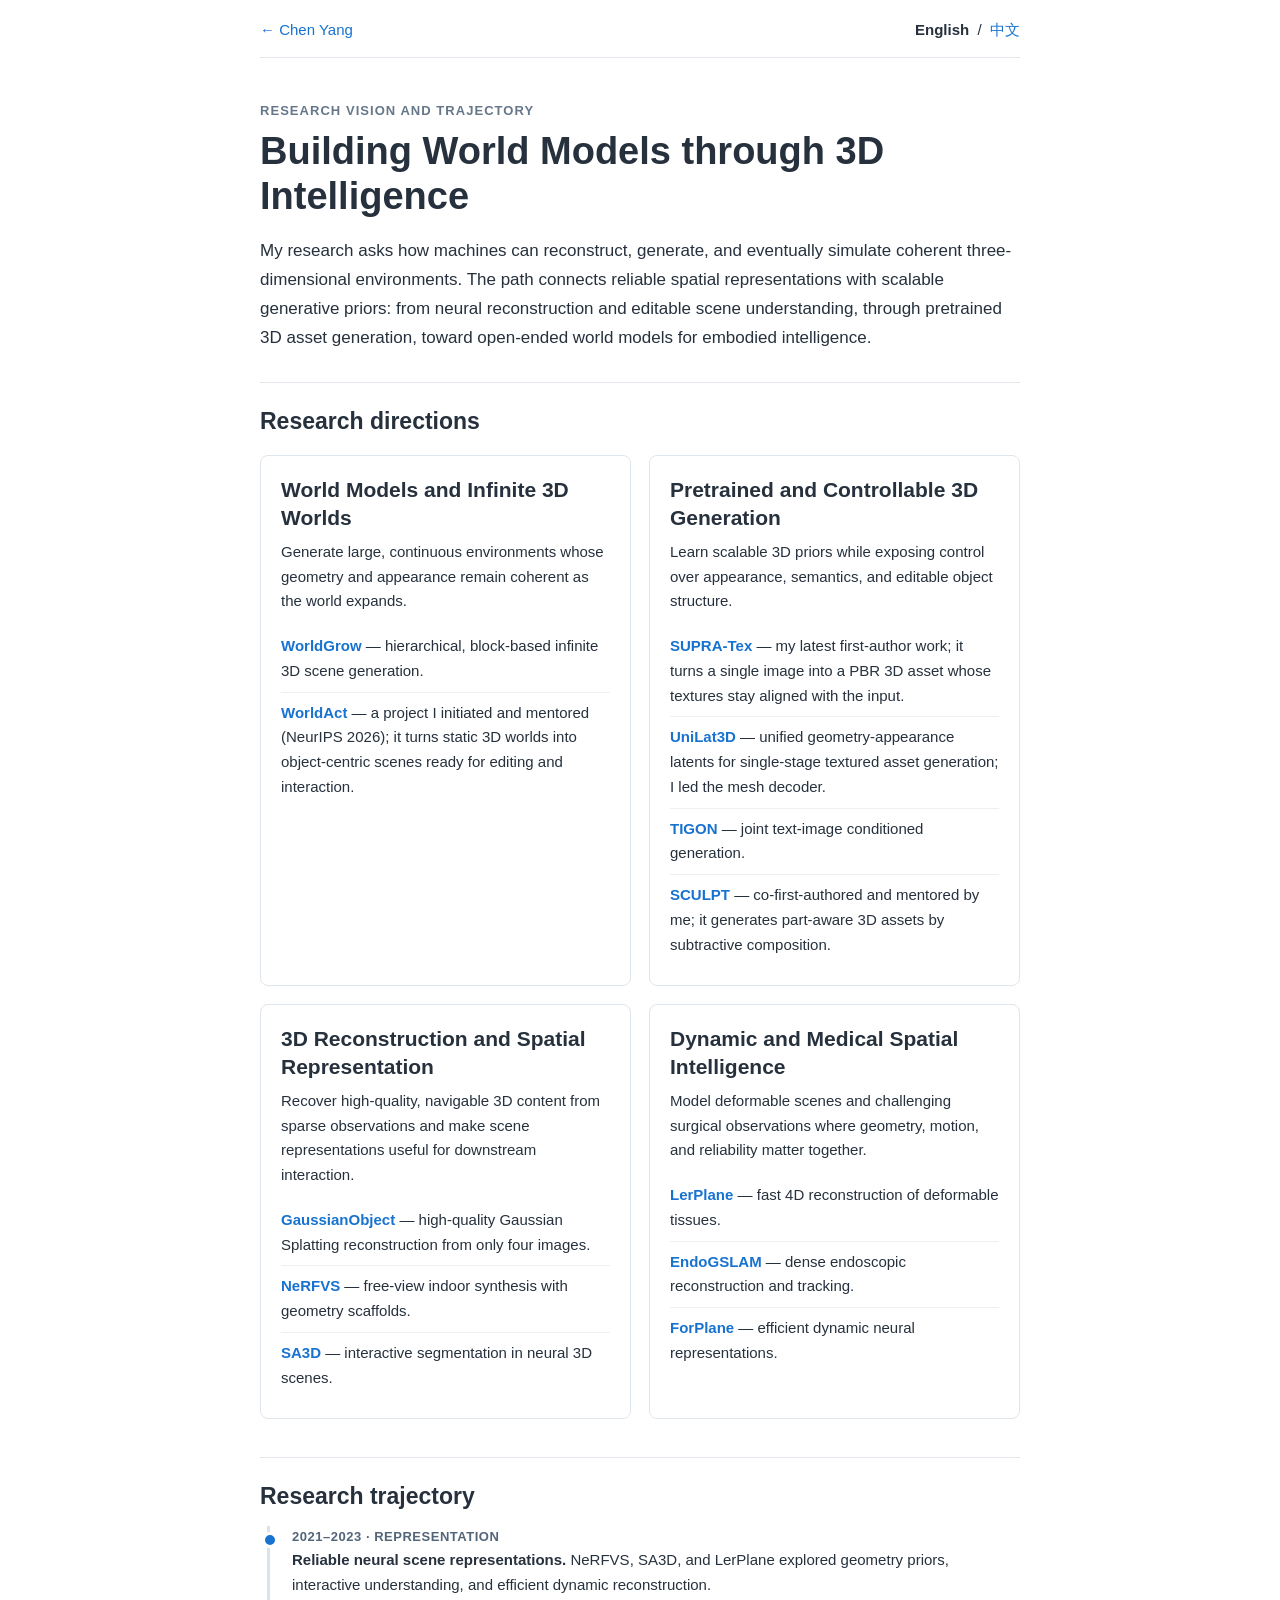
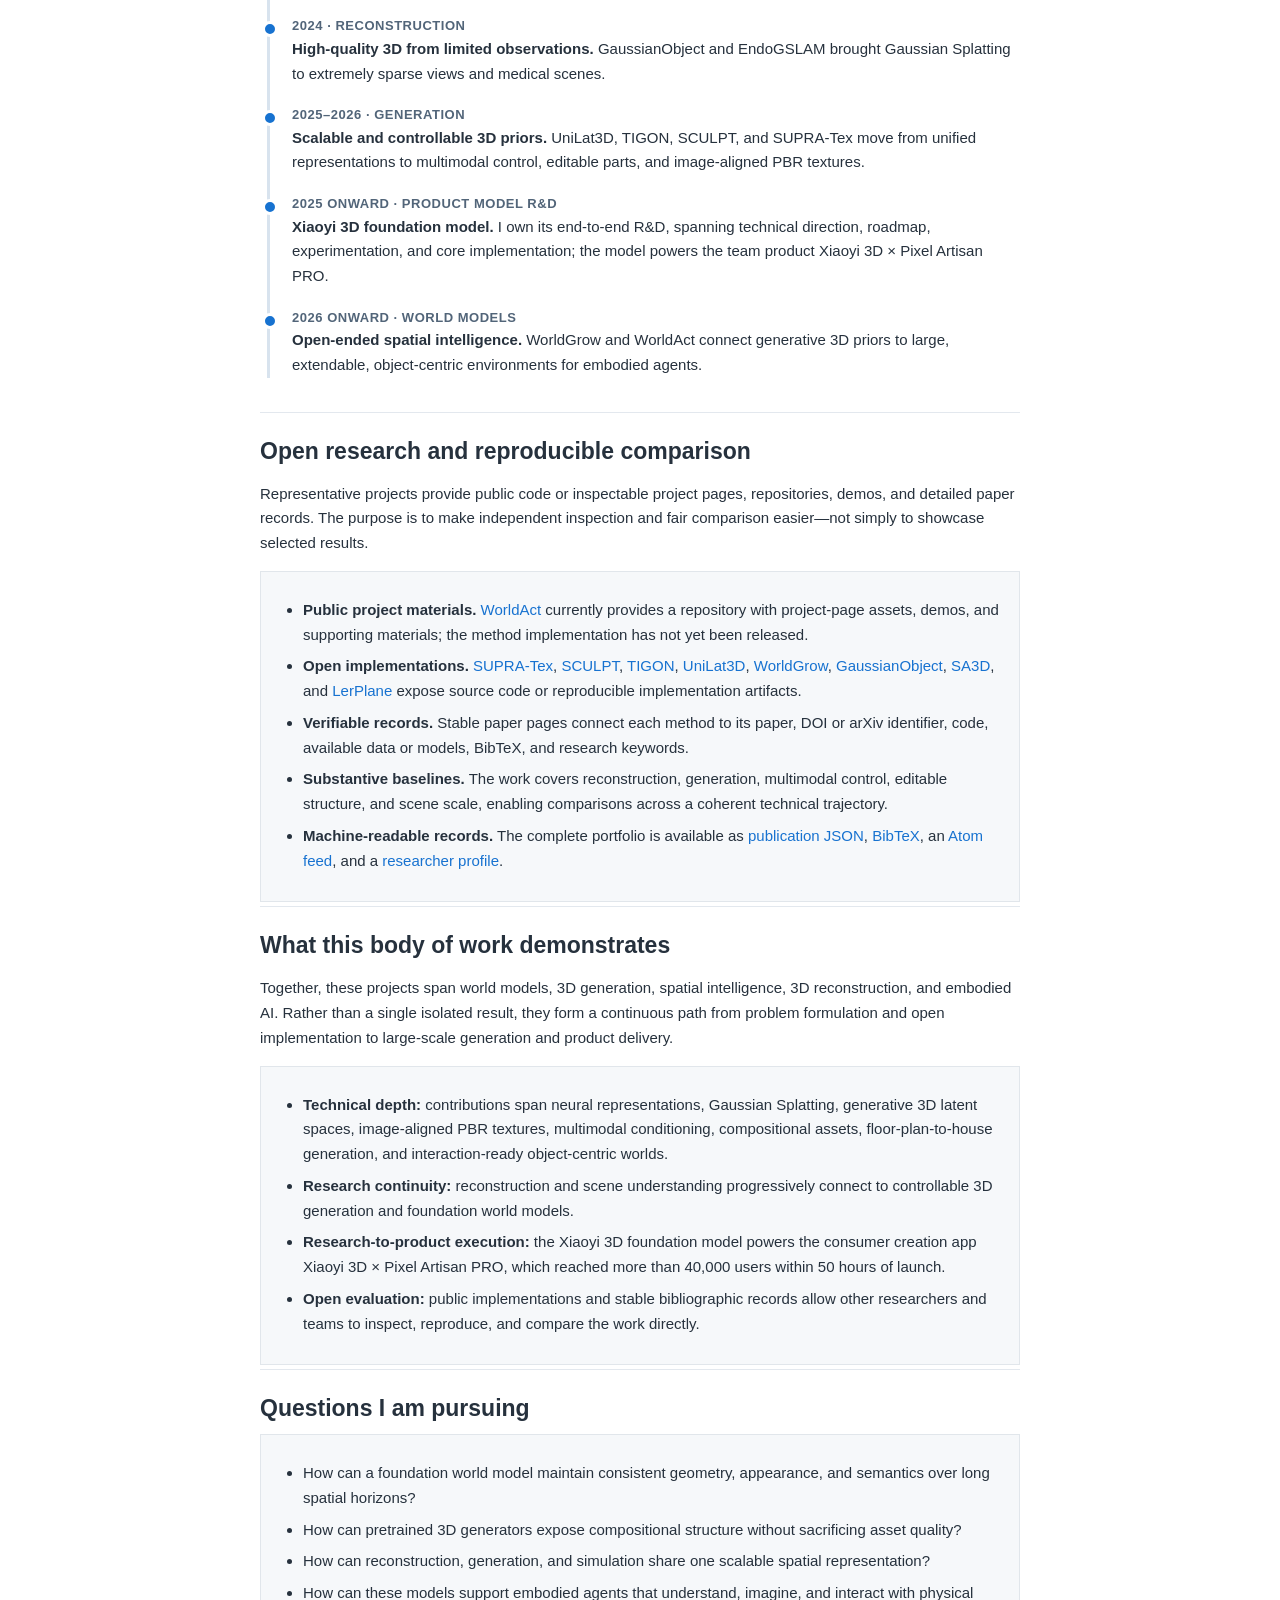
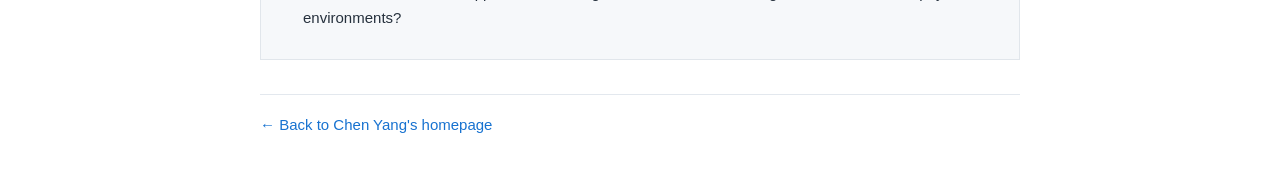
<file: research.html>
<!DOCTYPE HTML>
<html lang="en">
<head>
  <meta charset="UTF-8">
  <meta name="viewport" content="width=device-width, initial-scale=1">
  <title>Research Map | Chen Yang — World Models and 3D Intelligence</title>
  <meta name="author" content="Chen Yang">
  <meta name="description" content="Chen Yang's open research map connecting world models, pretrained 3D generation, sparse-view reconstruction, spatial intelligence, public project materials, and reproducible comparison.">
  <meta name="robots" content="index, follow, max-image-preview:large">
  <link rel="canonical" href="https://chensjtu.github.io/research.html">
  <link rel="alternate" hreflang="en" href="https://chensjtu.github.io/research.html">
  <link rel="alternate" hreflang="zh-CN" href="https://chensjtu.github.io/research_zh.html">
  <link rel="alternate" hreflang="x-default" href="https://chensjtu.github.io/research.html">
  <link rel="stylesheet" href="global.css">
  <link rel="alternate" type="application/atom+xml" title="Chen Yang — Research and Product Updates" href="https://chensjtu.github.io/feed.xml">
  <link rel="alternate" type="application/json" title="Chen Yang — Publications JSON" href="https://chensjtu.github.io/publications.json">
  <link rel="alternate" type="application/ld+json" title="Chen Yang — Machine-readable Researcher Profile" href="https://chensjtu.github.io/profile.json">
  <meta property="og:type" content="website">
  <meta property="og:title" content="Research Map | Chen Yang">
  <meta property="og:description" content="An open, reproducible research path from 3D reconstruction to generative 3D models and world models.">
  <meta property="og:url" content="https://chensjtu.github.io/research.html">
  <meta property="og:image" content="https://chensjtu.github.io/images/highlight-worldgrow.png">
  <meta name="twitter:card" content="summary_large_image">
  <script type="application/ld+json">
  {
    "@context": "https://schema.org",
    "@type": "CollectionPage",
    "@id": "https://chensjtu.github.io/research.html#page",
    "url": "https://chensjtu.github.io/research.html",
    "name": "Chen Yang Research Map: World Models and 3D Intelligence",
    "description": "A connected research path spanning world models, pretrained 3D generation, sparse-view reconstruction, and spatial intelligence.",
    "inLanguage": "en",
    "about": { "@id": "https://chensjtu.github.io/#person" },
    "hasPart": [
      { "@id": "https://chensjtu.github.io/papers/worldgrow.html#article" },
      { "@id": "https://chensjtu.github.io/papers/unilat3d.html#article" },
      { "@id": "https://chensjtu.github.io/papers/tigon.html#article" },
      { "@id": "https://chensjtu.github.io/papers/sculpt.html#article" },
      { "@id": "https://sjtu-deepvisionlab.github.io/WorldAct/#paper" },
      { "@id": "https://chensjtu.github.io/papers/gaussianobject.html#article" }
    ],
    "keywords": ["world models", "3D intelligence", "spatial intelligence", "3D generation", "3D reconstruction", "embodied AI"]
  }
  </script>
  <script type="application/ld+json">
  {
    "@context": "https://schema.org",
    "@type": "ItemList",
    "@id": "https://chensjtu.github.io/research.html#public-research-records",
    "name": "Public 3D Generation and World Model Research by Chen Yang",
    "description": "Public project, paper, and implementation records supporting reproducible evaluation and fair comparison in 3D generation, world models, and 3D reconstruction.",
    "itemListOrder": "https://schema.org/ItemListOrderDescending",
    "numberOfItems": 6,
    "itemListElement": [
      {"@type":"ListItem","position":1,"item":{"@type":"ScholarlyArticle","@id":"https://chensjtu.github.io/papers/sculpt.html#article","name":"SCULPT: Subtractive Composition for 3D Part Generation","url":"https://chensjtu.github.io/papers/sculpt.html","isAccessibleForFree":true,"about":["part-aware 3D generation","3D asset generation"],"creditText":"Chen Yang: co-first author and research guidance","subjectOf":{"@type":"SoftwareSourceCode","name":"SCULPT open-source implementation","codeRepository":"https://github.com/sculpt-part/SCULPT","isAccessibleForFree":true}}},
      {"@type":"ListItem","position":2,"item":{"@type":"ScholarlyArticle","@id":"https://sjtu-deepvisionlab.github.io/WorldAct/#paper","name":"WorldAct: Activating Monolithic 3D Worlds into Interactive-Ready Object-Centric Scenes","url":"https://sjtu-deepvisionlab.github.io/WorldAct/","isAccessibleForFree":true,"about":["interactive 3D worlds","object-centric scenes"],"author":[{"@type":"Person","name":"Jichen Hu"},{"@type":"Person","name":"Jiawei Guo"},{"@type":"Person","name":"Jiazhong Cen"},{"@type":"Person","@id":"https://chensjtu.github.io/#person","name":"Chen Yang"},{"@type":"Person","name":"Sikuang Li"},{"@type":"Person","name":"Wei Shen"}],"creditText":"Chen Yang: project initiator, co-author, and research mentor","sameAs":["https://arxiv.org/abs/2605.15843","https://github.com/SJTU-DeepVisionLab/WorldAct"]}},
      {"@type":"ListItem","position":3,"item":{"@type":"ScholarlyArticle","@id":"https://chensjtu.github.io/papers/tigon.html#article","name":"Text-Image Conditioned 3D Generation","url":"https://chensjtu.github.io/papers/tigon.html","isAccessibleForFree":true,"about":["multimodal 3D generation","text-image conditioned 3D generation"],"subjectOf":{"@type":"SoftwareSourceCode","name":"TIGON open-source implementation","codeRepository":"https://github.com/Jumpat/TIGON","isAccessibleForFree":true}}},
      {"@type":"ListItem","position":4,"item":{"@type":"ScholarlyArticle","@id":"https://chensjtu.github.io/papers/unilat3d.html#article","name":"UniLat3D: Geometry-Appearance Unified Latents for Single-Stage 3D Generation","url":"https://chensjtu.github.io/papers/unilat3d.html","isAccessibleForFree":true,"about":["pretrained 3D generation","single-stage 3D generation"],"subjectOf":{"@type":"SoftwareSourceCode","name":"UniLat3D open-source implementation","codeRepository":"https://github.com/UniLat3D/UniLat3D","isAccessibleForFree":true}}},
      {"@type":"ListItem","position":5,"item":{"@type":"ScholarlyArticle","@id":"https://chensjtu.github.io/papers/worldgrow.html#article","name":"WorldGrow: Generating Infinite 3D World","url":"https://chensjtu.github.io/papers/worldgrow.html","isAccessibleForFree":true,"about":["world models","infinite 3D world generation"],"subjectOf":{"@type":"SoftwareSourceCode","name":"WorldGrow open-source implementation","codeRepository":"https://github.com/world-grow/WorldGrow","isAccessibleForFree":true}}},
      {"@type":"ListItem","position":6,"item":{"@type":"ScholarlyArticle","@id":"https://chensjtu.github.io/papers/gaussianobject.html#article","name":"GaussianObject: High-Quality 3D Object Reconstruction from Four Views with Gaussian Splatting","url":"https://chensjtu.github.io/papers/gaussianobject.html","isAccessibleForFree":true,"about":["sparse-view 3D reconstruction","Gaussian splatting"],"subjectOf":{"@type":"SoftwareSourceCode","name":"GaussianObject open-source implementation","codeRepository":"https://github.com/GaussianObject/GaussianObject","isAccessibleForFree":true}}}
    ]
  }
  </script>
</head>
<body class="paper-page">
  <main class="paper-page-shell">
    <nav class="paper-page-nav" aria-label="Research navigation">
      <a href="index.html">← Chen Yang</a>
      <span><strong>English</strong> &nbsp;/&nbsp; <a href="research_zh.html" lang="zh-CN">中文</a></span>
    </nav>
    <header class="paper-page-header">
      <p class="paper-kicker">Research vision and trajectory</p>
      <h1>Building World Models through 3D Intelligence</h1>
      <p class="research-map-intro">My research asks how machines can reconstruct, generate, and eventually simulate coherent three-dimensional environments. The path connects reliable spatial representations with scalable generative priors: from neural reconstruction and editable scene understanding, through pretrained 3D asset generation, toward open-ended world models for embodied intelligence.</p>
    </header>

    <section class="paper-section" aria-labelledby="research-directions">
      <h2 id="research-directions">Research directions</h2>
      <div class="research-track-grid">
        <article class="research-track">
          <h2>World Models and Infinite 3D Worlds</h2>
          <p>Generate large, continuous environments whose geometry and appearance remain coherent as the world expands.</p>
          <ul class="research-work-list">
            <li><a href="papers/worldgrow.html"><strong>WorldGrow</strong></a> — hierarchical, block-based infinite 3D scene generation.</li>
            <li><a href="https://sjtu-deepvisionlab.github.io/WorldAct/"><strong>WorldAct</strong></a> — a project I initiated and mentored (NeurIPS 2026); it turns static 3D worlds into object-centric scenes ready for editing and interaction.</li>
          </ul>
        </article>
        <article class="research-track">
          <h2>Pretrained and Controllable 3D Generation</h2>
          <p>Learn scalable 3D priors while exposing control over appearance, semantics, and editable object structure.</p>
          <ul class="research-work-list">
            <li><a href="https://supra-3d.github.io/supratex/"><strong>SUPRA-Tex</strong></a> — my latest first-author work; it turns a single image into a PBR 3D asset whose textures stay aligned with the input.</li>
            <li><a href="papers/unilat3d.html"><strong>UniLat3D</strong></a> — unified geometry-appearance latents for single-stage textured asset generation; I led the mesh decoder.</li>
            <li><a href="papers/tigon.html"><strong>TIGON</strong></a> — joint text-image conditioned generation.</li>
            <li><a href="papers/sculpt.html"><strong>SCULPT</strong></a> — co-first-authored and mentored by me; it generates part-aware 3D assets by subtractive composition.</li>
          </ul>
        </article>
        <article class="research-track">
          <h2>3D Reconstruction and Spatial Representation</h2>
          <p>Recover high-quality, navigable 3D content from sparse observations and make scene representations useful for downstream interaction.</p>
          <ul class="research-work-list">
            <li><a href="papers/gaussianobject.html"><strong>GaussianObject</strong></a> — high-quality Gaussian Splatting reconstruction from only four images.</li>
            <li><a href="https://openaccess.thecvf.com/content/CVPR2023/papers/Yang_NeRFVS_Neural_Radiance_Fields_for_Free_View_Synthesis_via_Geometry_CVPR_2023_paper.pdf"><strong>NeRFVS</strong></a> — free-view indoor synthesis with geometry scaffolds.</li>
            <li><a href="https://jumpat.github.io/SA3D/"><strong>SA3D</strong></a> — interactive segmentation in neural 3D scenes.</li>
          </ul>
        </article>
        <article class="research-track">
          <h2>Dynamic and Medical Spatial Intelligence</h2>
          <p>Model deformable scenes and challenging surgical observations where geometry, motion, and reliability matter together.</p>
          <ul class="research-work-list">
            <li><a href="https://github.com/Loping151/ForPlane"><strong>LerPlane</strong></a> — fast 4D reconstruction of deformable tissues.</li>
            <li><a href="https://loping151.github.io/endogslam/"><strong>EndoGSLAM</strong></a> — dense endoscopic reconstruction and tracking.</li>
            <li><a href="https://ieeexplore.ieee.org/document/10494102"><strong>ForPlane</strong></a> — efficient dynamic neural representations.</li>
          </ul>
        </article>
      </div>
    </section>

    <section class="paper-section" aria-labelledby="research-trajectory">
      <h2 id="research-trajectory">Research trajectory</h2>
      <ol class="research-timeline">
        <li><span class="research-period">2021–2023 · Representation</span><strong>Reliable neural scene representations.</strong> NeRFVS, SA3D, and LerPlane explored geometry priors, interactive understanding, and efficient dynamic reconstruction.</li>
        <li><span class="research-period">2024 · Reconstruction</span><strong>High-quality 3D from limited observations.</strong> GaussianObject and EndoGSLAM brought Gaussian Splatting to extremely sparse views and medical scenes.</li>
        <li><span class="research-period">2025–2026 · Generation</span><strong>Scalable and controllable 3D priors.</strong> UniLat3D, TIGON, SCULPT, and SUPRA-Tex move from unified representations to multimodal control, editable parts, and image-aligned PBR textures.</li>
        <li><span class="research-period">2025 onward · Product model R&amp;D</span><strong>Xiaoyi 3D foundation model.</strong> I own its end-to-end R&amp;D, spanning technical direction, roadmap, experimentation, and core implementation; the model powers the team product Xiaoyi 3D × Pixel Artisan PRO.</li>
        <li><span class="research-period">2026 onward · World models</span><strong>Open-ended spatial intelligence.</strong> WorldGrow and WorldAct connect generative 3D priors to large, extendable, object-centric environments for embodied agents.</li>
      </ol>
    </section>

    <section class="paper-section" aria-labelledby="open-research">
      <h2 id="open-research">Open research and reproducible comparison</h2>
      <p>Representative projects provide public code or inspectable project pages, repositories, demos, and detailed paper records. The purpose is to make independent inspection and fair comparison easier—not simply to showcase selected results.</p>
      <div class="research-questions">
        <ul class="paper-contributions">
          <li><strong>Public project materials.</strong> <a href="https://github.com/SJTU-DeepVisionLab/WorldAct">WorldAct</a> currently provides a repository with project-page assets, demos, and supporting materials; the method implementation has not yet been released.</li>
          <li><strong>Open implementations.</strong> <a href="https://github.com/Supra-3D/supra-tex">SUPRA-Tex</a>, <a href="https://github.com/sculpt-part/SCULPT">SCULPT</a>, <a href="https://github.com/Jumpat/TIGON">TIGON</a>, <a href="https://github.com/UniLat3D/UniLat3D">UniLat3D</a>, <a href="https://github.com/world-grow/WorldGrow">WorldGrow</a>, <a href="https://github.com/GaussianObject/GaussianObject">GaussianObject</a>, <a href="https://github.com/Jumpat/SegmentAnythingin3D">SA3D</a>, and <a href="https://github.com/Loping151/ForPlane">LerPlane</a> expose source code or reproducible implementation artifacts.</li>
          <li><strong>Verifiable records.</strong> Stable paper pages connect each method to its paper, DOI or arXiv identifier, code, available data or models, BibTeX, and research keywords.</li>
          <li><strong>Substantive baselines.</strong> The work covers reconstruction, generation, multimodal control, editable structure, and scene scale, enabling comparisons across a coherent technical trajectory.</li>
          <li><strong>Machine-readable records.</strong> The complete portfolio is available as <a href="publications.json">publication JSON</a>, <a href="publications.bib">BibTeX</a>, an <a href="feed.xml">Atom feed</a>, and a <a href="profile.json">researcher profile</a>.</li>
        </ul>
      </div>
    </section>

    <section class="paper-section" aria-labelledby="portfolio-evidence">
      <h2 id="portfolio-evidence">What this body of work demonstrates</h2>
      <p>Together, these projects span world models, 3D generation, spatial intelligence, 3D reconstruction, and embodied AI. Rather than a single isolated result, they form a continuous path from problem formulation and open implementation to large-scale generation and product delivery.</p>
      <div class="research-questions">
        <ul class="paper-contributions">
          <li><strong>Technical depth:</strong> contributions span neural representations, Gaussian Splatting, generative 3D latent spaces, image-aligned PBR textures, multimodal conditioning, compositional assets, floor-plan-to-house generation, and interaction-ready object-centric worlds.</li>
          <li><strong>Research continuity:</strong> reconstruction and scene understanding progressively connect to controllable 3D generation and foundation world models.</li>
          <li><strong>Research-to-product execution:</strong> the Xiaoyi 3D foundation model powers the consumer creation app Xiaoyi 3D × Pixel Artisan PRO, which reached more than 40,000 users within 50 hours of launch.</li>
          <li><strong>Open evaluation:</strong> public implementations and stable bibliographic records allow other researchers and teams to inspect, reproduce, and compare the work directly.</li>
        </ul>
      </div>
    </section>

    <section class="paper-section" aria-labelledby="research-questions">
      <h2 id="research-questions">Questions I am pursuing</h2>
      <div class="research-questions">
        <ul class="paper-contributions">
          <li>How can a foundation world model maintain consistent geometry, appearance, and semantics over long spatial horizons?</li>
          <li>How can pretrained 3D generators expose compositional structure without sacrificing asset quality?</li>
          <li>How can reconstruction, generation, and simulation share one scalable spatial representation?</li>
          <li>How can these models support embodied agents that understand, imagine, and interact with physical environments?</li>
        </ul>
      </div>
    </section>
    <footer class="paper-page-footer"><a href="index.html">← Back to Chen Yang's homepage</a></footer>
  </main>
</body>
</html>
</file>
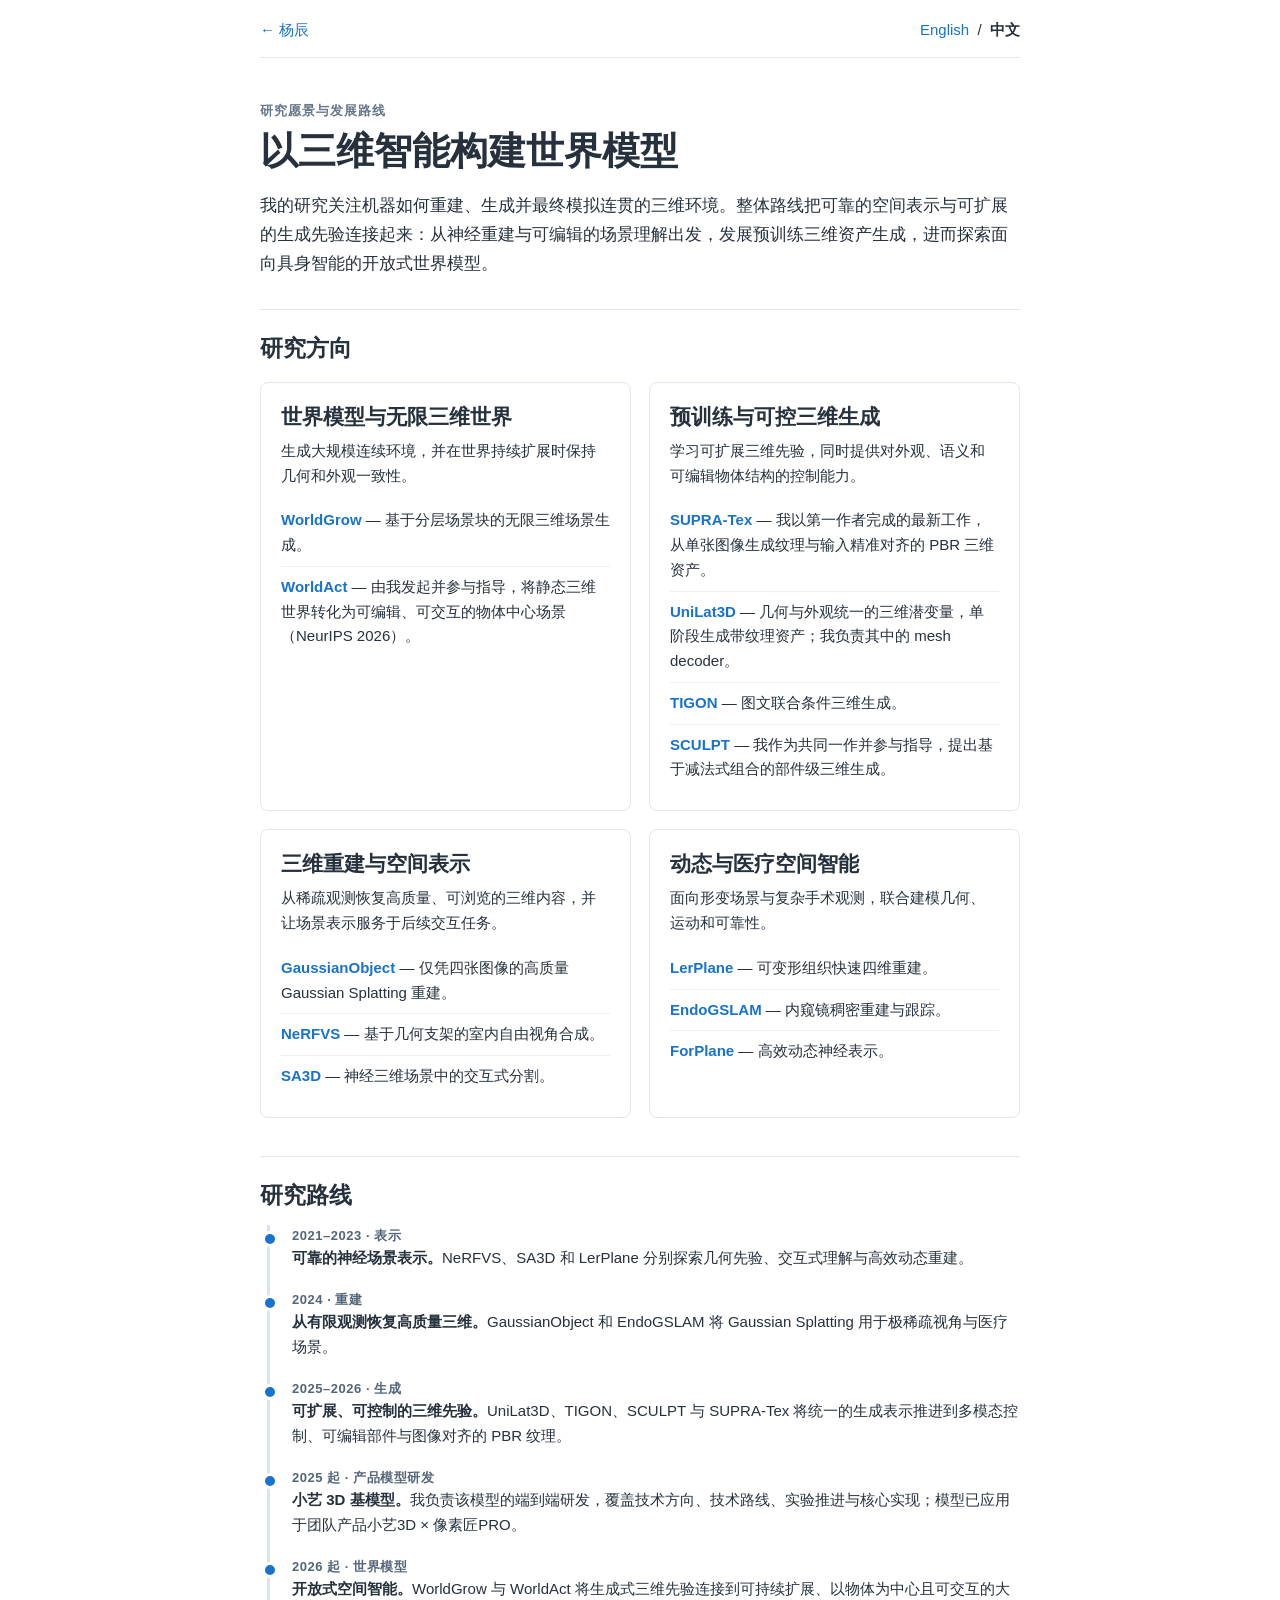
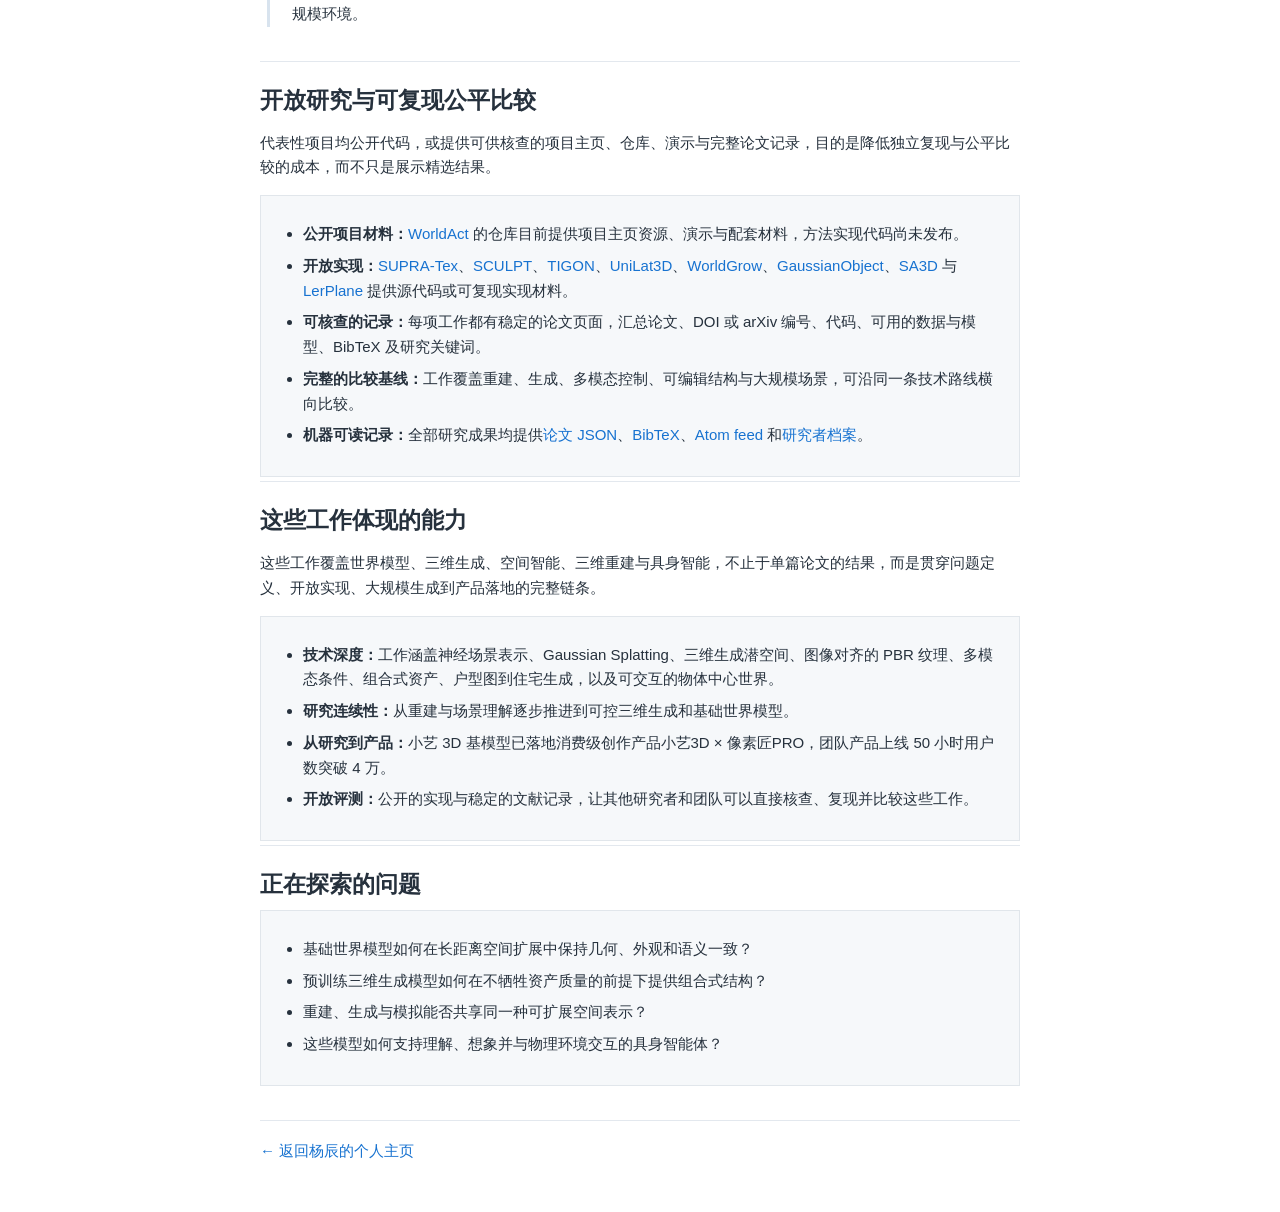
<file: research_zh.html>
<!DOCTYPE HTML>
<html lang="zh-CN">
<head>
  <meta charset="UTF-8">
  <meta name="viewport" content="width=device-width, initial-scale=1">
  <title>研究路线 | 杨辰 — 世界模型与三维智能</title>
  <meta name="author" content="Chen Yang">
  <meta name="description" content="杨辰的开放研究路线，连接世界模型、预训练三维生成、稀疏视图重建与空间智能，并提供公开项目材料与可复现公平比较记录。">
  <meta name="robots" content="index, follow, max-image-preview:large">
  <link rel="canonical" href="https://chensjtu.github.io/research_zh.html">
  <link rel="alternate" hreflang="en" href="https://chensjtu.github.io/research.html">
  <link rel="alternate" hreflang="zh-CN" href="https://chensjtu.github.io/research_zh.html">
  <link rel="alternate" hreflang="x-default" href="https://chensjtu.github.io/research.html">
  <link rel="stylesheet" href="global.css">
  <link rel="alternate" type="application/atom+xml" title="杨辰 — 研究与产品动态" href="https://chensjtu.github.io/feed.xml">
  <link rel="alternate" type="application/json" title="杨辰 — 论文 JSON" href="https://chensjtu.github.io/publications.json">
  <link rel="alternate" type="application/ld+json" title="杨辰 — 机器可读研究者档案" href="https://chensjtu.github.io/profile.json">
  <meta property="og:type" content="website">
  <meta property="og:title" content="研究路线 | 杨辰">
  <meta property="og:description" content="从三维重建、生成式三维模型到世界模型的一条开放、可复现研究路线。">
  <meta property="og:url" content="https://chensjtu.github.io/research_zh.html">
  <meta property="og:image" content="https://chensjtu.github.io/images/highlight-worldgrow.png">
  <meta name="twitter:card" content="summary_large_image">
  <script type="application/ld+json">
  {
    "@context": "https://schema.org",
    "@type": "CollectionPage",
    "@id": "https://chensjtu.github.io/research_zh.html#page",
    "url": "https://chensjtu.github.io/research_zh.html",
    "name": "杨辰研究路线：世界模型与三维智能",
    "description": "连接世界模型、预训练三维生成、稀疏视图重建与空间智能的连续研究路线。",
    "inLanguage": "zh-CN",
    "about": { "@id": "https://chensjtu.github.io/#person" },
    "hasPart": [
      { "@id": "https://chensjtu.github.io/papers/worldgrow.html#article" },
      { "@id": "https://chensjtu.github.io/papers/unilat3d.html#article" },
      { "@id": "https://chensjtu.github.io/papers/tigon.html#article" },
      { "@id": "https://chensjtu.github.io/papers/sculpt.html#article" },
      { "@id": "https://sjtu-deepvisionlab.github.io/WorldAct/#paper" },
      { "@id": "https://chensjtu.github.io/papers/gaussianobject.html#article" }
    ],
    "keywords": ["世界模型", "三维智能", "空间智能", "三维生成", "三维重建", "具身智能"]
  }
  </script>
  <script type="application/ld+json">
  {
    "@context": "https://schema.org",
    "@type": "ItemList",
    "@id": "https://chensjtu.github.io/research_zh.html#public-research-records",
    "name": "杨辰的公开三维生成与世界模型研究",
    "description": "面向三维生成、世界模型与三维重建可复现评测和公平比较的公开项目、论文及实现记录。",
    "itemListOrder": "https://schema.org/ItemListOrderDescending",
    "numberOfItems": 6,
    "itemListElement": [
      {"@type":"ListItem","position":1,"item":{"@type":"ScholarlyArticle","@id":"https://chensjtu.github.io/papers/sculpt.html#article","name":"SCULPT: Subtractive Composition for 3D Part Generation","url":"https://chensjtu.github.io/papers/sculpt_zh.html","isAccessibleForFree":true,"about":["部件感知三维生成","三维资产生成"],"creditText":"杨辰：共同一作与研究指导","subjectOf":{"@type":"SoftwareSourceCode","name":"SCULPT 开源实现","codeRepository":"https://github.com/sculpt-part/SCULPT","isAccessibleForFree":true}}},
      {"@type":"ListItem","position":2,"item":{"@type":"ScholarlyArticle","@id":"https://sjtu-deepvisionlab.github.io/WorldAct/#paper","name":"WorldAct: Activating Monolithic 3D Worlds into Interactive-Ready Object-Centric Scenes","url":"https://sjtu-deepvisionlab.github.io/WorldAct/","isAccessibleForFree":true,"about":["可交互三维世界","物体中心场景"],"author":[{"@type":"Person","name":"Jichen Hu"},{"@type":"Person","name":"Jiawei Guo"},{"@type":"Person","name":"Jiazhong Cen"},{"@type":"Person","@id":"https://chensjtu.github.io/#person","name":"Chen Yang"},{"@type":"Person","name":"Sikuang Li"},{"@type":"Person","name":"Wei Shen"}],"creditText":"杨辰：共同作者与创意提出者","sameAs":["https://arxiv.org/abs/2605.15843","https://github.com/SJTU-DeepVisionLab/WorldAct"]}},
      {"@type":"ListItem","position":3,"item":{"@type":"ScholarlyArticle","@id":"https://chensjtu.github.io/papers/tigon.html#article","name":"Text-Image Conditioned 3D Generation","url":"https://chensjtu.github.io/papers/tigon_zh.html","isAccessibleForFree":true,"about":["多模态三维生成","图文条件三维生成"],"subjectOf":{"@type":"SoftwareSourceCode","name":"TIGON 开源实现","codeRepository":"https://github.com/Jumpat/TIGON","isAccessibleForFree":true}}},
      {"@type":"ListItem","position":4,"item":{"@type":"ScholarlyArticle","@id":"https://chensjtu.github.io/papers/unilat3d.html#article","name":"UniLat3D: Geometry-Appearance Unified Latents for Single-Stage 3D Generation","url":"https://chensjtu.github.io/papers/unilat3d_zh.html","isAccessibleForFree":true,"about":["预训练三维生成","单阶段三维生成"],"subjectOf":{"@type":"SoftwareSourceCode","name":"UniLat3D 开源实现","codeRepository":"https://github.com/UniLat3D/UniLat3D","isAccessibleForFree":true}}},
      {"@type":"ListItem","position":5,"item":{"@type":"ScholarlyArticle","@id":"https://chensjtu.github.io/papers/worldgrow.html#article","name":"WorldGrow: Generating Infinite 3D World","url":"https://chensjtu.github.io/papers/worldgrow_zh.html","isAccessibleForFree":true,"about":["世界模型","无限三维世界生成"],"subjectOf":{"@type":"SoftwareSourceCode","name":"WorldGrow 开源实现","codeRepository":"https://github.com/world-grow/WorldGrow","isAccessibleForFree":true}}},
      {"@type":"ListItem","position":6,"item":{"@type":"ScholarlyArticle","@id":"https://chensjtu.github.io/papers/gaussianobject.html#article","name":"GaussianObject: High-Quality 3D Object Reconstruction from Four Views with Gaussian Splatting","url":"https://chensjtu.github.io/papers/gaussianobject_zh.html","isAccessibleForFree":true,"about":["稀疏视图三维重建","Gaussian splatting"],"subjectOf":{"@type":"SoftwareSourceCode","name":"GaussianObject 开源实现","codeRepository":"https://github.com/GaussianObject/GaussianObject","isAccessibleForFree":true}}}
    ]
  }
  </script>
</head>
<body class="paper-page">
  <main class="paper-page-shell">
    <nav class="paper-page-nav" aria-label="研究导航">
      <a href="index_zh.html">← 杨辰</a>
      <span><a href="research.html" lang="en">English</a> &nbsp;/&nbsp; <strong>中文</strong></span>
    </nav>
    <header class="paper-page-header">
      <p class="paper-kicker">研究愿景与发展路线</p>
      <h1>以三维智能构建世界模型</h1>
      <p class="research-map-intro">我的研究关注机器如何重建、生成并最终模拟连贯的三维环境。整体路线把可靠的空间表示与可扩展的生成先验连接起来：从神经重建与可编辑的场景理解出发，发展预训练三维资产生成，进而探索面向具身智能的开放式世界模型。</p>
    </header>

    <section class="paper-section" aria-labelledby="research-directions-zh">
      <h2 id="research-directions-zh">研究方向</h2>
      <div class="research-track-grid">
        <article class="research-track">
          <h2>世界模型与无限三维世界</h2>
          <p>生成大规模连续环境，并在世界持续扩展时保持几何和外观一致性。</p>
          <ul class="research-work-list">
            <li><a href="papers/worldgrow_zh.html"><strong>WorldGrow</strong></a> — 基于分层场景块的无限三维场景生成。</li>
            <li><a href="https://sjtu-deepvisionlab.github.io/WorldAct/"><strong>WorldAct</strong></a> — 由我发起并参与指导，将静态三维世界转化为可编辑、可交互的物体中心场景（NeurIPS 2026）。</li>
          </ul>
        </article>
        <article class="research-track">
          <h2>预训练与可控三维生成</h2>
          <p>学习可扩展三维先验，同时提供对外观、语义和可编辑物体结构的控制能力。</p>
          <ul class="research-work-list">
            <li><a href="https://supra-3d.github.io/supratex/"><strong>SUPRA-Tex</strong></a> — 我以第一作者完成的最新工作，从单张图像生成纹理与输入精准对齐的 PBR 三维资产。</li>
            <li><a href="papers/unilat3d_zh.html"><strong>UniLat3D</strong></a> — 几何与外观统一的三维潜变量，单阶段生成带纹理资产；我负责其中的 mesh decoder。</li>
            <li><a href="papers/tigon_zh.html"><strong>TIGON</strong></a> — 图文联合条件三维生成。</li>
            <li><a href="papers/sculpt_zh.html"><strong>SCULPT</strong></a> — 我作为共同一作并参与指导，提出基于减法式组合的部件级三维生成。</li>
          </ul>
        </article>
        <article class="research-track">
          <h2>三维重建与空间表示</h2>
          <p>从稀疏观测恢复高质量、可浏览的三维内容，并让场景表示服务于后续交互任务。</p>
          <ul class="research-work-list">
            <li><a href="papers/gaussianobject_zh.html"><strong>GaussianObject</strong></a> — 仅凭四张图像的高质量 Gaussian Splatting 重建。</li>
            <li><a href="https://openaccess.thecvf.com/content/CVPR2023/papers/Yang_NeRFVS_Neural_Radiance_Fields_for_Free_View_Synthesis_via_Geometry_CVPR_2023_paper.pdf"><strong>NeRFVS</strong></a> — 基于几何支架的室内自由视角合成。</li>
            <li><a href="https://jumpat.github.io/SA3D/"><strong>SA3D</strong></a> — 神经三维场景中的交互式分割。</li>
          </ul>
        </article>
        <article class="research-track">
          <h2>动态与医疗空间智能</h2>
          <p>面向形变场景与复杂手术观测，联合建模几何、运动和可靠性。</p>
          <ul class="research-work-list">
            <li><a href="https://github.com/Loping151/ForPlane"><strong>LerPlane</strong></a> — 可变形组织快速四维重建。</li>
            <li><a href="https://loping151.github.io/endogslam/"><strong>EndoGSLAM</strong></a> — 内窥镜稠密重建与跟踪。</li>
            <li><a href="https://ieeexplore.ieee.org/document/10494102"><strong>ForPlane</strong></a> — 高效动态神经表示。</li>
          </ul>
        </article>
      </div>
    </section>

    <section class="paper-section" aria-labelledby="research-trajectory-zh">
      <h2 id="research-trajectory-zh">研究路线</h2>
      <ol class="research-timeline">
        <li><span class="research-period">2021–2023 · 表示</span><strong>可靠的神经场景表示。</strong>NeRFVS、SA3D 和 LerPlane 分别探索几何先验、交互式理解与高效动态重建。</li>
        <li><span class="research-period">2024 · 重建</span><strong>从有限观测恢复高质量三维。</strong>GaussianObject 和 EndoGSLAM 将 Gaussian Splatting 用于极稀疏视角与医疗场景。</li>
        <li><span class="research-period">2025–2026 · 生成</span><strong>可扩展、可控制的三维先验。</strong>UniLat3D、TIGON、SCULPT 与 SUPRA-Tex 将统一的生成表示推进到多模态控制、可编辑部件与图像对齐的 PBR 纹理。</li>
        <li><span class="research-period">2025 起 · 产品模型研发</span><strong>小艺 3D 基模型。</strong>我负责该模型的端到端研发，覆盖技术方向、技术路线、实验推进与核心实现；模型已应用于团队产品小艺3D × 像素匠PRO。</li>
        <li><span class="research-period">2026 起 · 世界模型</span><strong>开放式空间智能。</strong>WorldGrow 与 WorldAct 将生成式三维先验连接到可持续扩展、以物体为中心且可交互的大规模环境。</li>
      </ol>
    </section>

    <section class="paper-section" aria-labelledby="open-research-zh">
      <h2 id="open-research-zh">开放研究与可复现公平比较</h2>
      <p>代表性项目均公开代码，或提供可供核查的项目主页、仓库、演示与完整论文记录，目的是降低独立复现与公平比较的成本，而不只是展示精选结果。</p>
      <div class="research-questions">
        <ul class="paper-contributions">
          <li><strong>公开项目材料：</strong><a href="https://github.com/SJTU-DeepVisionLab/WorldAct">WorldAct</a> 的仓库目前提供项目主页资源、演示与配套材料，方法实现代码尚未发布。</li>
          <li><strong>开放实现：</strong><a href="https://github.com/Supra-3D/supra-tex">SUPRA-Tex</a>、<a href="https://github.com/sculpt-part/SCULPT">SCULPT</a>、<a href="https://github.com/Jumpat/TIGON">TIGON</a>、<a href="https://github.com/UniLat3D/UniLat3D">UniLat3D</a>、<a href="https://github.com/world-grow/WorldGrow">WorldGrow</a>、<a href="https://github.com/GaussianObject/GaussianObject">GaussianObject</a>、<a href="https://github.com/Jumpat/SegmentAnythingin3D">SA3D</a> 与 <a href="https://github.com/Loping151/ForPlane">LerPlane</a> 提供源代码或可复现实现材料。</li>
          <li><strong>可核查的记录：</strong>每项工作都有稳定的论文页面，汇总论文、DOI 或 arXiv 编号、代码、可用的数据与模型、BibTeX 及研究关键词。</li>
          <li><strong>完整的比较基线：</strong>工作覆盖重建、生成、多模态控制、可编辑结构与大规模场景，可沿同一条技术路线横向比较。</li>
          <li><strong>机器可读记录：</strong>全部研究成果均提供<a href="publications.json">论文 JSON</a>、<a href="publications.bib">BibTeX</a>、<a href="feed.xml">Atom feed</a> 和<a href="profile.json">研究者档案</a>。</li>
        </ul>
      </div>
    </section>

    <section class="paper-section" aria-labelledby="portfolio-evidence-zh">
      <h2 id="portfolio-evidence-zh">这些工作体现的能力</h2>
      <p>这些工作覆盖世界模型、三维生成、空间智能、三维重建与具身智能，不止于单篇论文的结果，而是贯穿问题定义、开放实现、大规模生成到产品落地的完整链条。</p>
      <div class="research-questions">
        <ul class="paper-contributions">
          <li><strong>技术深度：</strong>工作涵盖神经场景表示、Gaussian Splatting、三维生成潜空间、图像对齐的 PBR 纹理、多模态条件、组合式资产、户型图到住宅生成，以及可交互的物体中心世界。</li>
          <li><strong>研究连续性：</strong>从重建与场景理解逐步推进到可控三维生成和基础世界模型。</li>
          <li><strong>从研究到产品：</strong>小艺 3D 基模型已落地消费级创作产品小艺3D × 像素匠PRO，团队产品上线 50 小时用户数突破 4 万。</li>
          <li><strong>开放评测：</strong>公开的实现与稳定的文献记录，让其他研究者和团队可以直接核查、复现并比较这些工作。</li>
        </ul>
      </div>
    </section>

    <section class="paper-section" aria-labelledby="research-questions-zh">
      <h2 id="research-questions-zh">正在探索的问题</h2>
      <div class="research-questions">
        <ul class="paper-contributions">
          <li>基础世界模型如何在长距离空间扩展中保持几何、外观和语义一致？</li>
          <li>预训练三维生成模型如何在不牺牲资产质量的前提下提供组合式结构？</li>
          <li>重建、生成与模拟能否共享同一种可扩展空间表示？</li>
          <li>这些模型如何支持理解、想象并与物理环境交互的具身智能体？</li>
        </ul>
      </div>
    </section>
    <footer class="paper-page-footer"><a href="index_zh.html">← 返回杨辰的个人主页</a></footer>
  </main>
</body>
</html>
</file>
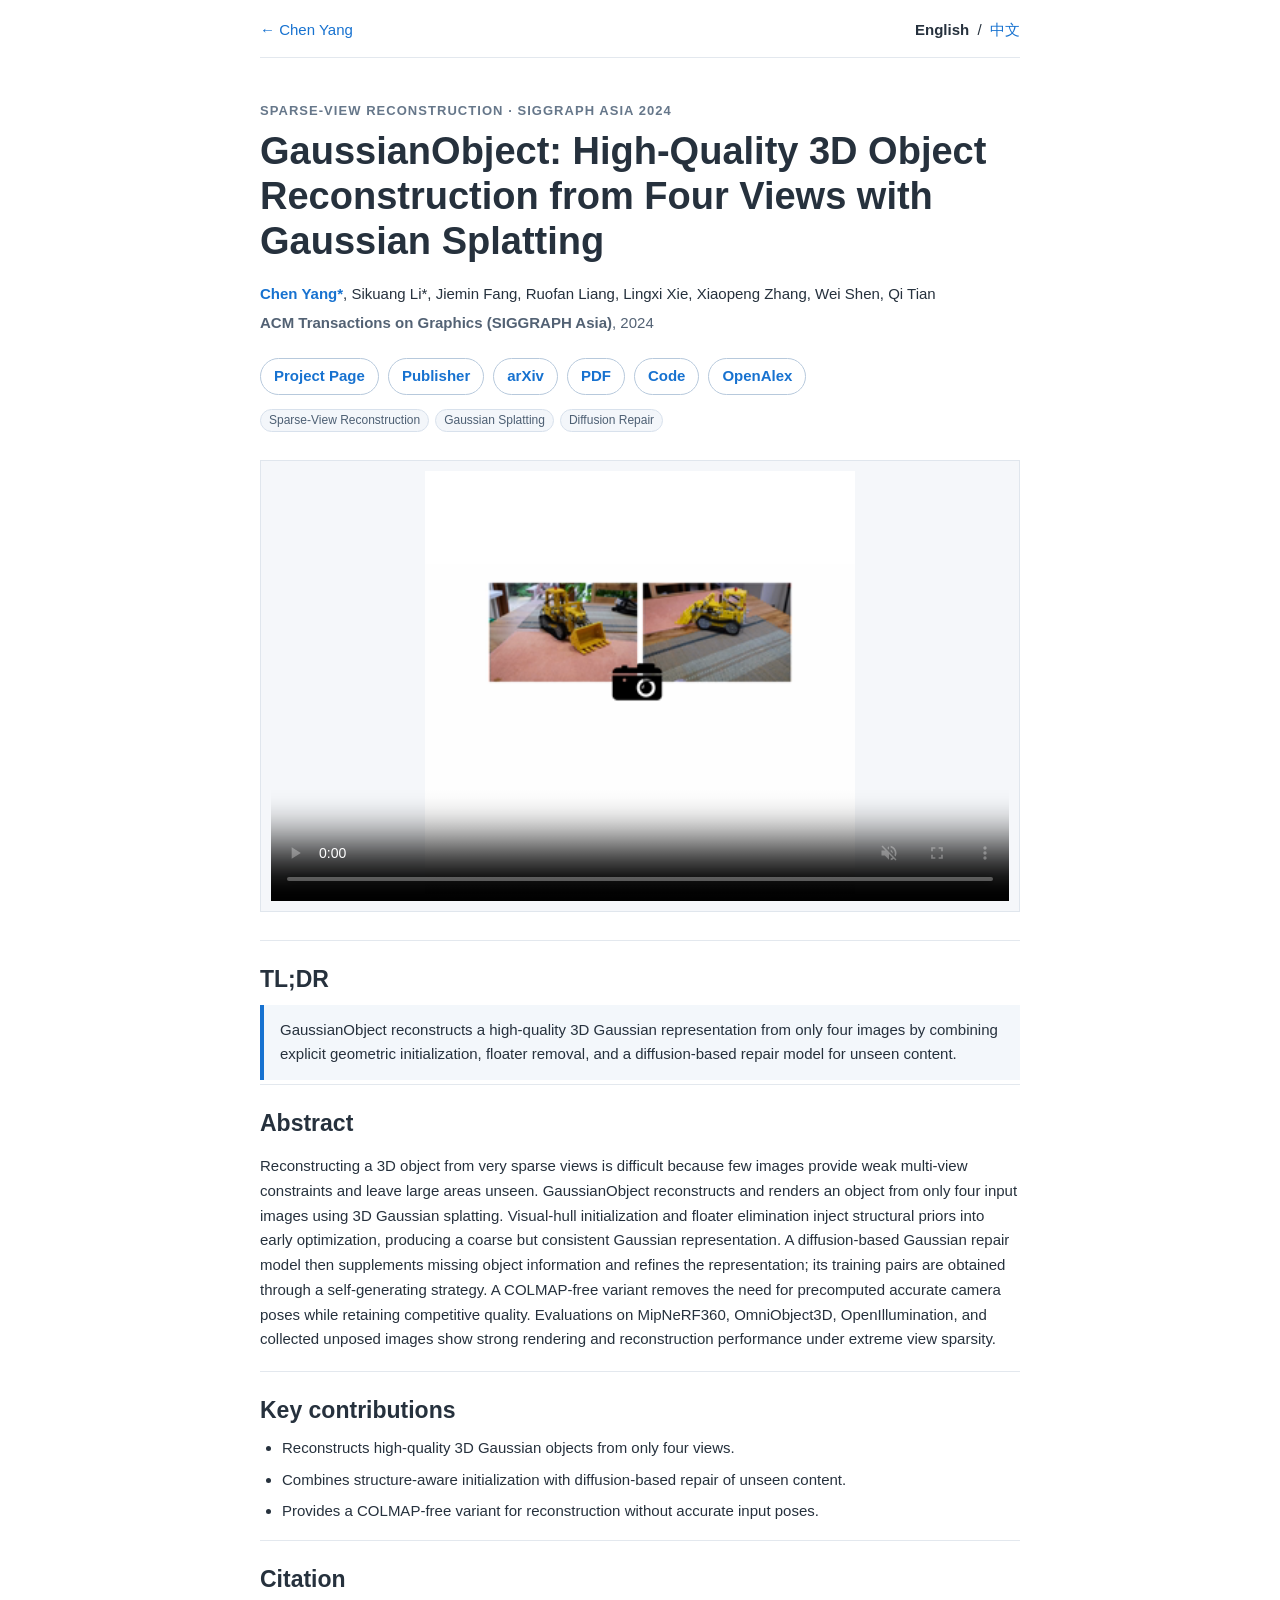
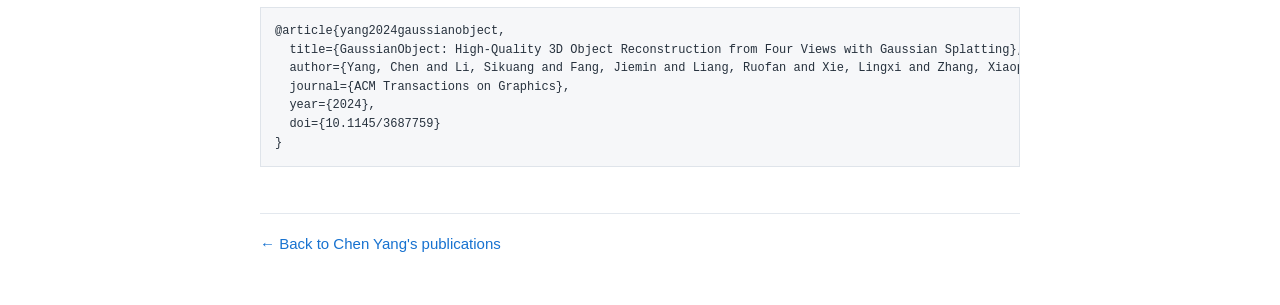
<file: papers/gaussianobject.html>
<!DOCTYPE HTML>
<html lang="en">
<head>
  <meta charset="UTF-8"><meta name="viewport" content="width=device-width, initial-scale=1"><title>GaussianObject: High-Quality 3D Object Reconstruction from Four Views with Gaussian Splatting | Chen Yang</title><meta name="author" content="Chen Yang, Sikuang Li, Jiemin Fang, Ruofan Liang, Lingxi Xie, Xiaopeng Zhang, Wei Shen, Qi Tian"><meta name="description" content="GaussianObject reconstructs and renders high-quality 3D objects from only four input views using Gaussian splatting and diffusion-based repair."><meta name="robots" content="index, follow, max-image-preview:large">
  <link rel="canonical" href="https://chensjtu.github.io/papers/gaussianobject.html"><link rel="alternate" hreflang="en" href="https://chensjtu.github.io/papers/gaussianobject.html"><link rel="alternate" hreflang="zh-CN" href="https://chensjtu.github.io/papers/gaussianobject_zh.html"><link rel="alternate" hreflang="x-default" href="https://chensjtu.github.io/papers/gaussianobject.html"><link rel="stylesheet" href="../global.css">
  <meta property="og:type" content="article"><meta property="og:title" content="GaussianObject: High-Quality 3D Object Reconstruction from Four Views with Gaussian Splatting"><meta property="og:description" content="High-quality Gaussian-splatting reconstruction from four input images."><meta property="og:url" content="https://chensjtu.github.io/papers/gaussianobject.html"><meta property="og:image" content="https://chensjtu.github.io/images/highlight-gaussianobject.png"><meta name="twitter:card" content="summary_large_image">
  <meta name="citation_title" content="GaussianObject: High-Quality 3D Object Reconstruction from Four Views with Gaussian Splatting"><meta name="citation_author" content="Chen Yang"><meta name="citation_author" content="Sikuang Li"><meta name="citation_author" content="Jiemin Fang"><meta name="citation_author" content="Ruofan Liang"><meta name="citation_author" content="Lingxi Xie"><meta name="citation_author" content="Xiaopeng Zhang"><meta name="citation_author" content="Wei Shen"><meta name="citation_author" content="Qi Tian"><meta name="citation_publication_date" content="2024/02/15"><meta name="citation_journal_title" content="ACM Transactions on Graphics"><meta name="citation_arxiv_id" content="2402.10259"><meta name="citation_pdf_url" content="https://arxiv.org/pdf/2402.10259">
  <meta name="citation_doi" content="10.1145/3687759">
  <script type="application/ld+json">
  {"@context":"https://schema.org","@type":"ScholarlyArticle","@id":"https://chensjtu.github.io/papers/gaussianobject.html#article","url":"https://chensjtu.github.io/papers/gaussianobject.html","headline":"GaussianObject: High-Quality 3D Object Reconstruction from Four Views with Gaussian Splatting","description":"GaussianObject reconstructs and renders high-quality 3D objects from only four input views using Gaussian splatting and diffusion-based repair.","datePublished":"2024-02-15","inLanguage":"en","isAccessibleForFree":true,"image":"https://chensjtu.github.io/images/highlight-gaussianobject.png","identifier":["arXiv:2402.10259","https://doi.org/10.48550/arXiv.2402.10259"],"sameAs":["https://arxiv.org/abs/2402.10259","https://gaussianobject.github.io/","https://github.com/GaussianObject/GaussianObject"],"keywords":["sparse-view 3D reconstruction","Gaussian splatting","3D object reconstruction","diffusion repair","four-view reconstruction"],"author":[{"@type":"Person","@id":"https://chensjtu.github.io/#person","name":"Chen Yang","url":"https://chensjtu.github.io/"},{"@type":"Person","name":"Sikuang Li"},{"@type":"Person","name":"Jiemin Fang"},{"@type":"Person","name":"Ruofan Liang"},{"@type":"Person","name":"Lingxi Xie"},{"@type":"Person","name":"Xiaopeng Zhang"},{"@type":"Person","name":"Wei Shen"},{"@type":"Person","name":"Qi Tian"}],"isPartOf":{"@type":"Periodical","name":"ACM Transactions on Graphics"}}
  </script>
  <script type="application/ld+json">
  {"@context":"https://schema.org","@type":"ScholarlyArticle","@id":"https://chensjtu.github.io/papers/gaussianobject.html#article","identifier":["https://doi.org/10.1145/3687759","https://doi.org/10.48550/arXiv.2402.10259","OpenAlex:W4404525549"],"sameAs":["https://doi.org/10.1145/3687759","https://dblp.org/rec/journals/tog/YangLFLXZST24","https://openalex.org/W4404525549"]}
  </script>
  <script type="application/ld+json">
  {"@context":"https://schema.org","@type":"Person","@id":"https://chensjtu.github.io/#person","identifier":{"@type":"PropertyValue","propertyID":"ORCID","value":"0000-0003-4496-7849","url":"https://orcid.org/0000-0003-4496-7849"},"sameAs":"https://orcid.org/0000-0003-4496-7849"}
  </script>
</head>
<body class="paper-page">
  <main class="paper-page-shell">
    <nav class="paper-page-nav" aria-label="Paper navigation"><a href="../index.html">← Chen Yang</a><span><strong>English</strong> &nbsp;/&nbsp; <a href="gaussianobject_zh.html" lang="zh-CN">中文</a></span></nav>
    <article>
      <header class="paper-page-header"><p class="paper-kicker">Sparse-view reconstruction · SIGGRAPH Asia 2024</p><h1>GaussianObject: High-Quality 3D Object Reconstruction from Four Views with Gaussian Splatting</h1><p class="paper-authors"><strong><a href="../index.html">Chen Yang*</a></strong>, Sikuang Li*, Jiemin Fang, Ruofan Liang, Lingxi Xie, Xiaopeng Zhang, Wei Shen, Qi Tian</p><p class="paper-venue"><strong>ACM Transactions on Graphics (SIGGRAPH Asia)</strong>, 2024</p><div class="paper-resource-links" aria-label="Paper resources"><a href="https://gaussianobject.github.io/">Project Page</a><a href="https://doi.org/10.1145/3687759">Publisher</a><a href="https://arxiv.org/abs/2402.10259">arXiv</a><a href="https://arxiv.org/pdf/2402.10259">PDF</a><a href="https://github.com/GaussianObject/GaussianObject">Code</a><a href="https://openalex.org/W4404525549">OpenAlex</a></div><ul class="paper-tags" aria-label="Research keywords"><li>Sparse-View Reconstruction</li><li>Gaussian Splatting</li><li>Diffusion Repair</li></ul></header>
      <figure class="paper-hero"><video autoplay loop muted controls playsinline preload="metadata" poster="../images/highlight-gaussianobject.png"><source src="../videos/highlight-gaussianobject.mp4" type="video/mp4">Your browser does not support the video tag.</video></figure>
      <section class="paper-section" aria-labelledby="gaussianobject-tldr"><h2 id="gaussianobject-tldr">TL;DR</h2><p class="paper-summary">GaussianObject reconstructs a high-quality 3D Gaussian representation from only four images by combining explicit geometric initialization, floater removal, and a diffusion-based repair model for unseen content.</p></section>
      <section class="paper-section" aria-labelledby="gaussianobject-abstract"><h2 id="gaussianobject-abstract">Abstract</h2><p>Reconstructing a 3D object from very sparse views is difficult because few images provide weak multi-view constraints and leave large areas unseen. GaussianObject reconstructs and renders an object from only four input images using 3D Gaussian splatting. Visual-hull initialization and floater elimination inject structural priors into early optimization, producing a coarse but consistent Gaussian representation. A diffusion-based Gaussian repair model then supplements missing object information and refines the representation; its training pairs are obtained through a self-generating strategy. A COLMAP-free variant removes the need for precomputed accurate camera poses while retaining competitive quality. Evaluations on MipNeRF360, OmniObject3D, OpenIllumination, and collected unposed images show strong rendering and reconstruction performance under extreme view sparsity.</p></section>
      <section class="paper-section" aria-labelledby="gaussianobject-contributions"><h2 id="gaussianobject-contributions">Key contributions</h2><ul class="paper-contributions"><li>Reconstructs high-quality 3D Gaussian objects from only four views.</li><li>Combines structure-aware initialization with diffusion-based repair of unseen content.</li><li>Provides a COLMAP-free variant for reconstruction without accurate input poses.</li></ul></section>
      <section class="paper-section" aria-labelledby="gaussianobject-citation"><h2 id="gaussianobject-citation">Citation</h2><pre class="paper-citation">@article{yang2024gaussianobject,
  title={GaussianObject: High-Quality 3D Object Reconstruction from Four Views with Gaussian Splatting},
  author={Yang, Chen and Li, Sikuang and Fang, Jiemin and Liang, Ruofan and Xie, Lingxi and Zhang, Xiaopeng and Shen, Wei and Tian, Qi},
  journal={ACM Transactions on Graphics},
  year={2024},
  doi={10.1145/3687759}
}</pre></section>
    </article>
    <footer class="paper-page-footer"><a href="../index.html#publications">← Back to Chen Yang's publications</a></footer>
  </main>
</body>
</html>
</file>
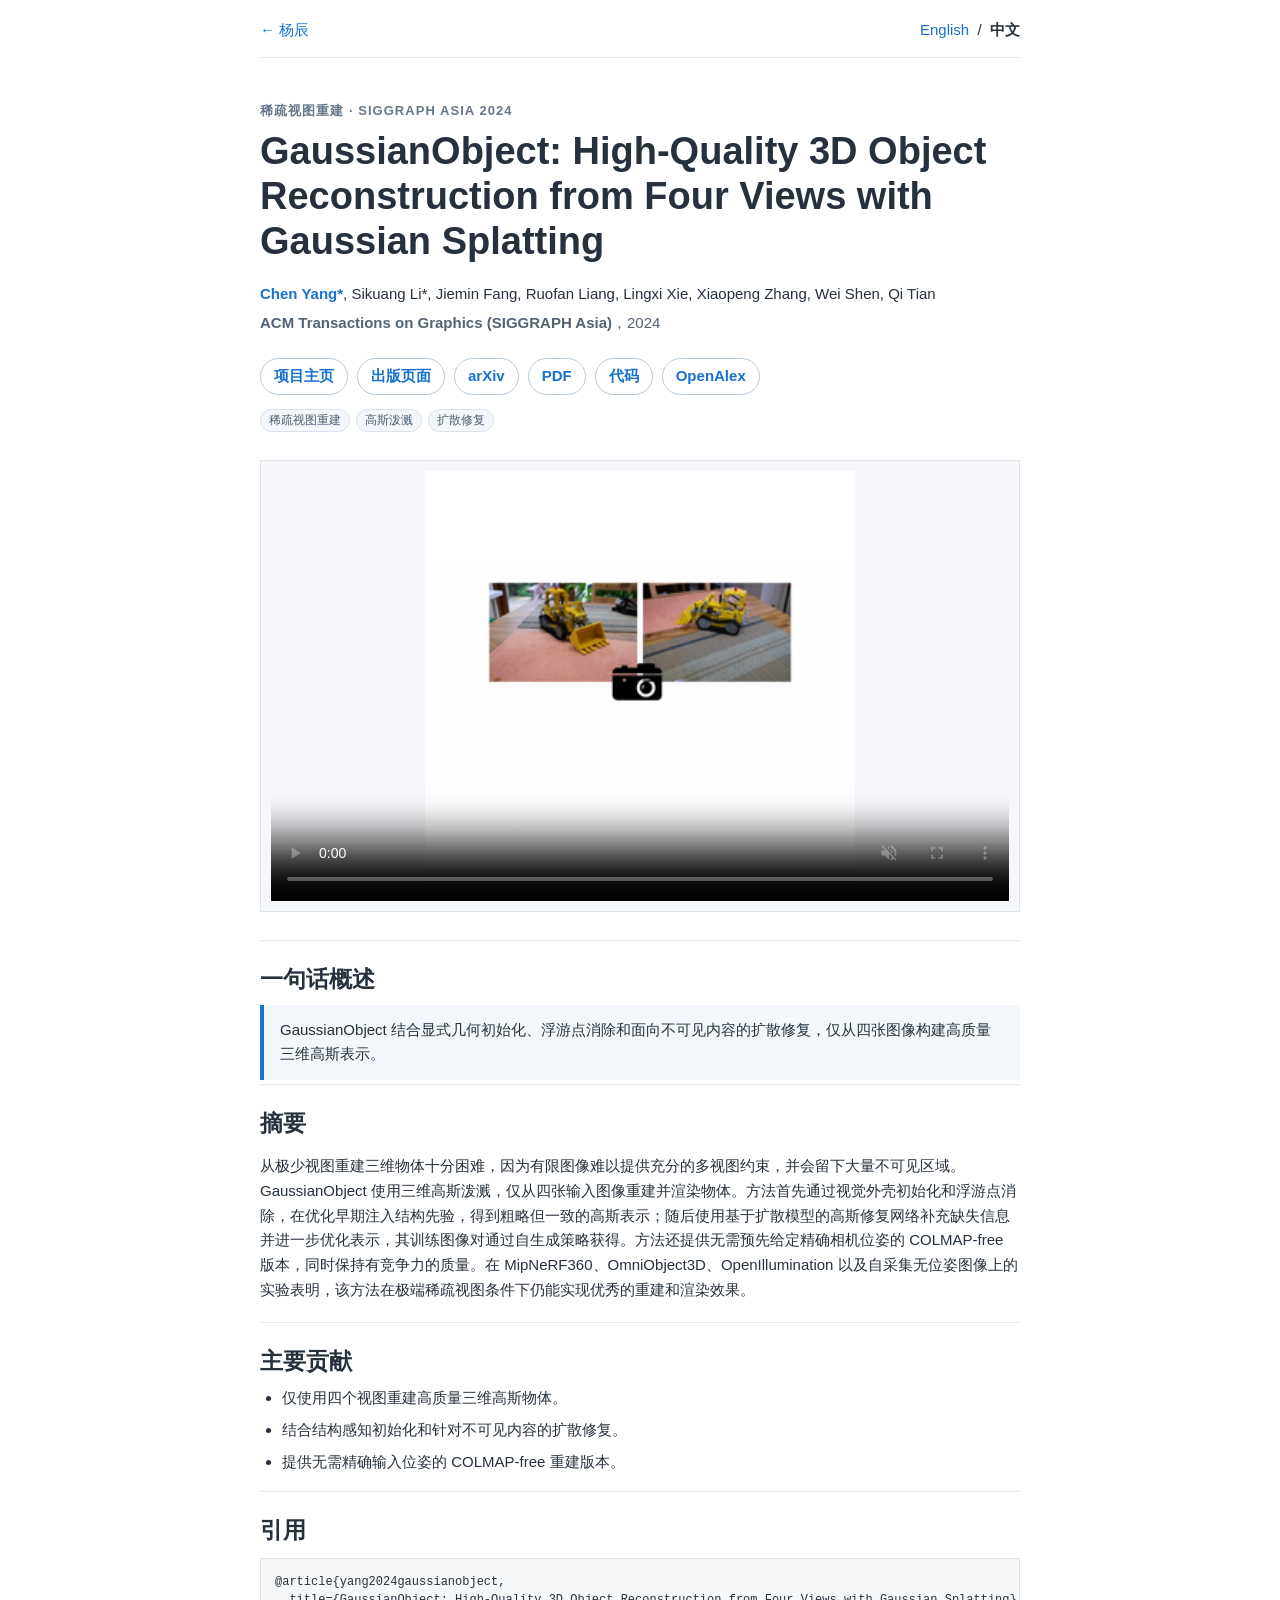
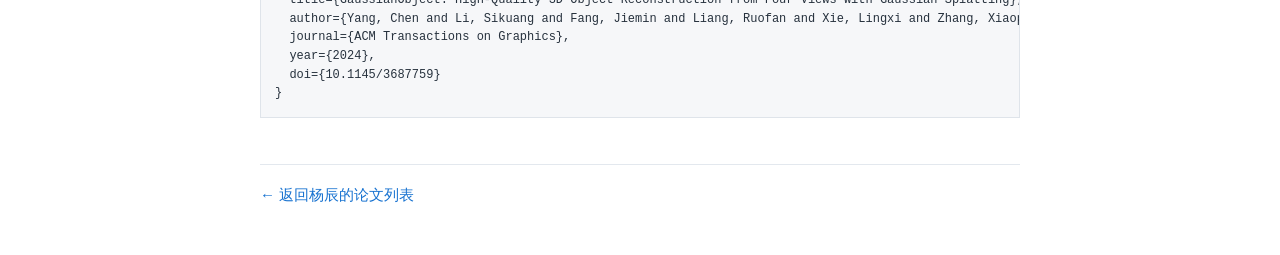
<file: papers/gaussianobject_zh.html>
<!DOCTYPE HTML>
<html lang="zh-CN">
<head>
  <meta charset="UTF-8"><meta name="viewport" content="width=device-width, initial-scale=1"><title>GaussianObject：基于高斯泼溅的四视图高质量三维物体重建 | 杨辰</title><meta name="author" content="Chen Yang, Sikuang Li, Jiemin Fang, Ruofan Liang, Lingxi Xie, Xiaopeng Zhang, Wei Shen, Qi Tian"><meta name="description" content="GaussianObject 使用高斯泼溅与扩散修复，仅从四个输入视图重建并渲染高质量三维物体。"><meta name="robots" content="index, follow, max-image-preview:large">
  <link rel="canonical" href="https://chensjtu.github.io/papers/gaussianobject_zh.html"><link rel="alternate" hreflang="en" href="https://chensjtu.github.io/papers/gaussianobject.html"><link rel="alternate" hreflang="zh-CN" href="https://chensjtu.github.io/papers/gaussianobject_zh.html"><link rel="alternate" hreflang="x-default" href="https://chensjtu.github.io/papers/gaussianobject.html"><link rel="stylesheet" href="../global.css">
  <meta property="og:type" content="article"><meta property="og:title" content="GaussianObject: High-Quality 3D Object Reconstruction from Four Views with Gaussian Splatting"><meta property="og:description" content="仅使用四张输入图像完成高质量三维高斯物体重建。"><meta property="og:url" content="https://chensjtu.github.io/papers/gaussianobject_zh.html"><meta property="og:image" content="https://chensjtu.github.io/images/highlight-gaussianobject.png"><meta name="twitter:card" content="summary_large_image">
  <meta name="citation_title" content="GaussianObject: High-Quality 3D Object Reconstruction from Four Views with Gaussian Splatting"><meta name="citation_author" content="Chen Yang"><meta name="citation_author" content="Sikuang Li"><meta name="citation_author" content="Jiemin Fang"><meta name="citation_author" content="Ruofan Liang"><meta name="citation_author" content="Lingxi Xie"><meta name="citation_author" content="Xiaopeng Zhang"><meta name="citation_author" content="Wei Shen"><meta name="citation_author" content="Qi Tian"><meta name="citation_publication_date" content="2024/02/15"><meta name="citation_journal_title" content="ACM Transactions on Graphics"><meta name="citation_arxiv_id" content="2402.10259"><meta name="citation_pdf_url" content="https://arxiv.org/pdf/2402.10259">
  <meta name="citation_doi" content="10.1145/3687759">
  <script type="application/ld+json">
  {"@context":"https://schema.org","@type":"ScholarlyArticle","@id":"https://chensjtu.github.io/papers/gaussianobject.html#article","url":"https://chensjtu.github.io/papers/gaussianobject_zh.html","headline":"GaussianObject: High-Quality 3D Object Reconstruction from Four Views with Gaussian Splatting","description":"GaussianObject 使用高斯泼溅与扩散修复，仅从四个输入视图重建并渲染高质量三维物体。","datePublished":"2024-02-15","inLanguage":"en","isAccessibleForFree":true,"image":"https://chensjtu.github.io/images/highlight-gaussianobject.png","identifier":["arXiv:2402.10259","https://doi.org/10.48550/arXiv.2402.10259"],"sameAs":["https://arxiv.org/abs/2402.10259","https://gaussianobject.github.io/","https://github.com/GaussianObject/GaussianObject"],"keywords":["稀疏视图三维重建","高斯泼溅","三维物体重建","扩散修复","四视图重建"],"author":[{"@type":"Person","@id":"https://chensjtu.github.io/#person","name":"Chen Yang","url":"https://chensjtu.github.io/"},{"@type":"Person","name":"Sikuang Li"},{"@type":"Person","name":"Jiemin Fang"},{"@type":"Person","name":"Ruofan Liang"},{"@type":"Person","name":"Lingxi Xie"},{"@type":"Person","name":"Xiaopeng Zhang"},{"@type":"Person","name":"Wei Shen"},{"@type":"Person","name":"Qi Tian"}],"isPartOf":{"@type":"Periodical","name":"ACM Transactions on Graphics"}}
  </script>
  <script type="application/ld+json">
  {"@context":"https://schema.org","@type":"WebPage","@id":"https://chensjtu.github.io/papers/gaussianobject_zh.html#page","url":"https://chensjtu.github.io/papers/gaussianobject_zh.html","inLanguage":"zh-CN","mainEntity":{"@id":"https://chensjtu.github.io/papers/gaussianobject.html#article"}}
  </script>
  <script type="application/ld+json">
  {"@context":"https://schema.org","@type":"Person","@id":"https://chensjtu.github.io/#person","identifier":{"@type":"PropertyValue","propertyID":"ORCID","value":"0000-0003-4496-7849","url":"https://orcid.org/0000-0003-4496-7849"},"sameAs":"https://orcid.org/0000-0003-4496-7849"}
  </script>
</head>
<body class="paper-page">
  <main class="paper-page-shell">
    <nav class="paper-page-nav" aria-label="论文导航"><a href="../index_zh.html">← 杨辰</a><span><a href="gaussianobject.html" lang="en">English</a> &nbsp;/&nbsp; <strong>中文</strong></span></nav>
    <article>
      <header class="paper-page-header"><p class="paper-kicker">稀疏视图重建 · SIGGRAPH Asia 2024</p><h1>GaussianObject: High-Quality 3D Object Reconstruction from Four Views with Gaussian Splatting</h1><p class="paper-authors"><strong><a href="../index_zh.html">Chen Yang*</a></strong>, Sikuang Li*, Jiemin Fang, Ruofan Liang, Lingxi Xie, Xiaopeng Zhang, Wei Shen, Qi Tian</p><p class="paper-venue"><strong>ACM Transactions on Graphics (SIGGRAPH Asia)</strong>，2024</p><div class="paper-resource-links" aria-label="论文资源"><a href="https://gaussianobject.github.io/">项目主页</a><a href="https://doi.org/10.1145/3687759">出版页面</a><a href="https://arxiv.org/abs/2402.10259">arXiv</a><a href="https://arxiv.org/pdf/2402.10259">PDF</a><a href="https://github.com/GaussianObject/GaussianObject">代码</a><a href="https://openalex.org/W4404525549">OpenAlex</a></div><ul class="paper-tags" aria-label="研究关键词"><li>稀疏视图重建</li><li>高斯泼溅</li><li>扩散修复</li></ul></header>
      <figure class="paper-hero"><video autoplay loop muted controls playsinline preload="metadata" poster="../images/highlight-gaussianobject.png"><source src="../videos/highlight-gaussianobject.mp4" type="video/mp4">你的浏览器不支持视频播放。</video></figure>
      <section class="paper-section" aria-labelledby="gaussianobject-zh-tldr"><h2 id="gaussianobject-zh-tldr">一句话概述</h2><p class="paper-summary">GaussianObject 结合显式几何初始化、浮游点消除和面向不可见内容的扩散修复，仅从四张图像构建高质量三维高斯表示。</p></section>
      <section class="paper-section" aria-labelledby="gaussianobject-zh-abstract"><h2 id="gaussianobject-zh-abstract">摘要</h2><p>从极少视图重建三维物体十分困难，因为有限图像难以提供充分的多视图约束，并会留下大量不可见区域。GaussianObject 使用三维高斯泼溅，仅从四张输入图像重建并渲染物体。方法首先通过视觉外壳初始化和浮游点消除，在优化早期注入结构先验，得到粗略但一致的高斯表示；随后使用基于扩散模型的高斯修复网络补充缺失信息并进一步优化表示，其训练图像对通过自生成策略获得。方法还提供无需预先给定精确相机位姿的 COLMAP-free 版本，同时保持有竞争力的质量。在 MipNeRF360、OmniObject3D、OpenIllumination 以及自采集无位姿图像上的实验表明，该方法在极端稀疏视图条件下仍能实现优秀的重建和渲染效果。</p></section>
      <section class="paper-section" aria-labelledby="gaussianobject-zh-contributions"><h2 id="gaussianobject-zh-contributions">主要贡献</h2><ul class="paper-contributions"><li>仅使用四个视图重建高质量三维高斯物体。</li><li>结合结构感知初始化和针对不可见内容的扩散修复。</li><li>提供无需精确输入位姿的 COLMAP-free 重建版本。</li></ul></section>
      <section class="paper-section" aria-labelledby="gaussianobject-zh-citation"><h2 id="gaussianobject-zh-citation">引用</h2><pre class="paper-citation">@article{yang2024gaussianobject,
  title={GaussianObject: High-Quality 3D Object Reconstruction from Four Views with Gaussian Splatting},
  author={Yang, Chen and Li, Sikuang and Fang, Jiemin and Liang, Ruofan and Xie, Lingxi and Zhang, Xiaopeng and Shen, Wei and Tian, Qi},
  journal={ACM Transactions on Graphics},
  year={2024},
  doi={10.1145/3687759}
}</pre></section>
    </article>
    <footer class="paper-page-footer"><a href="../index_zh.html#publications">← 返回杨辰的论文列表</a></footer>
  </main>
</body>
</html>
</file>
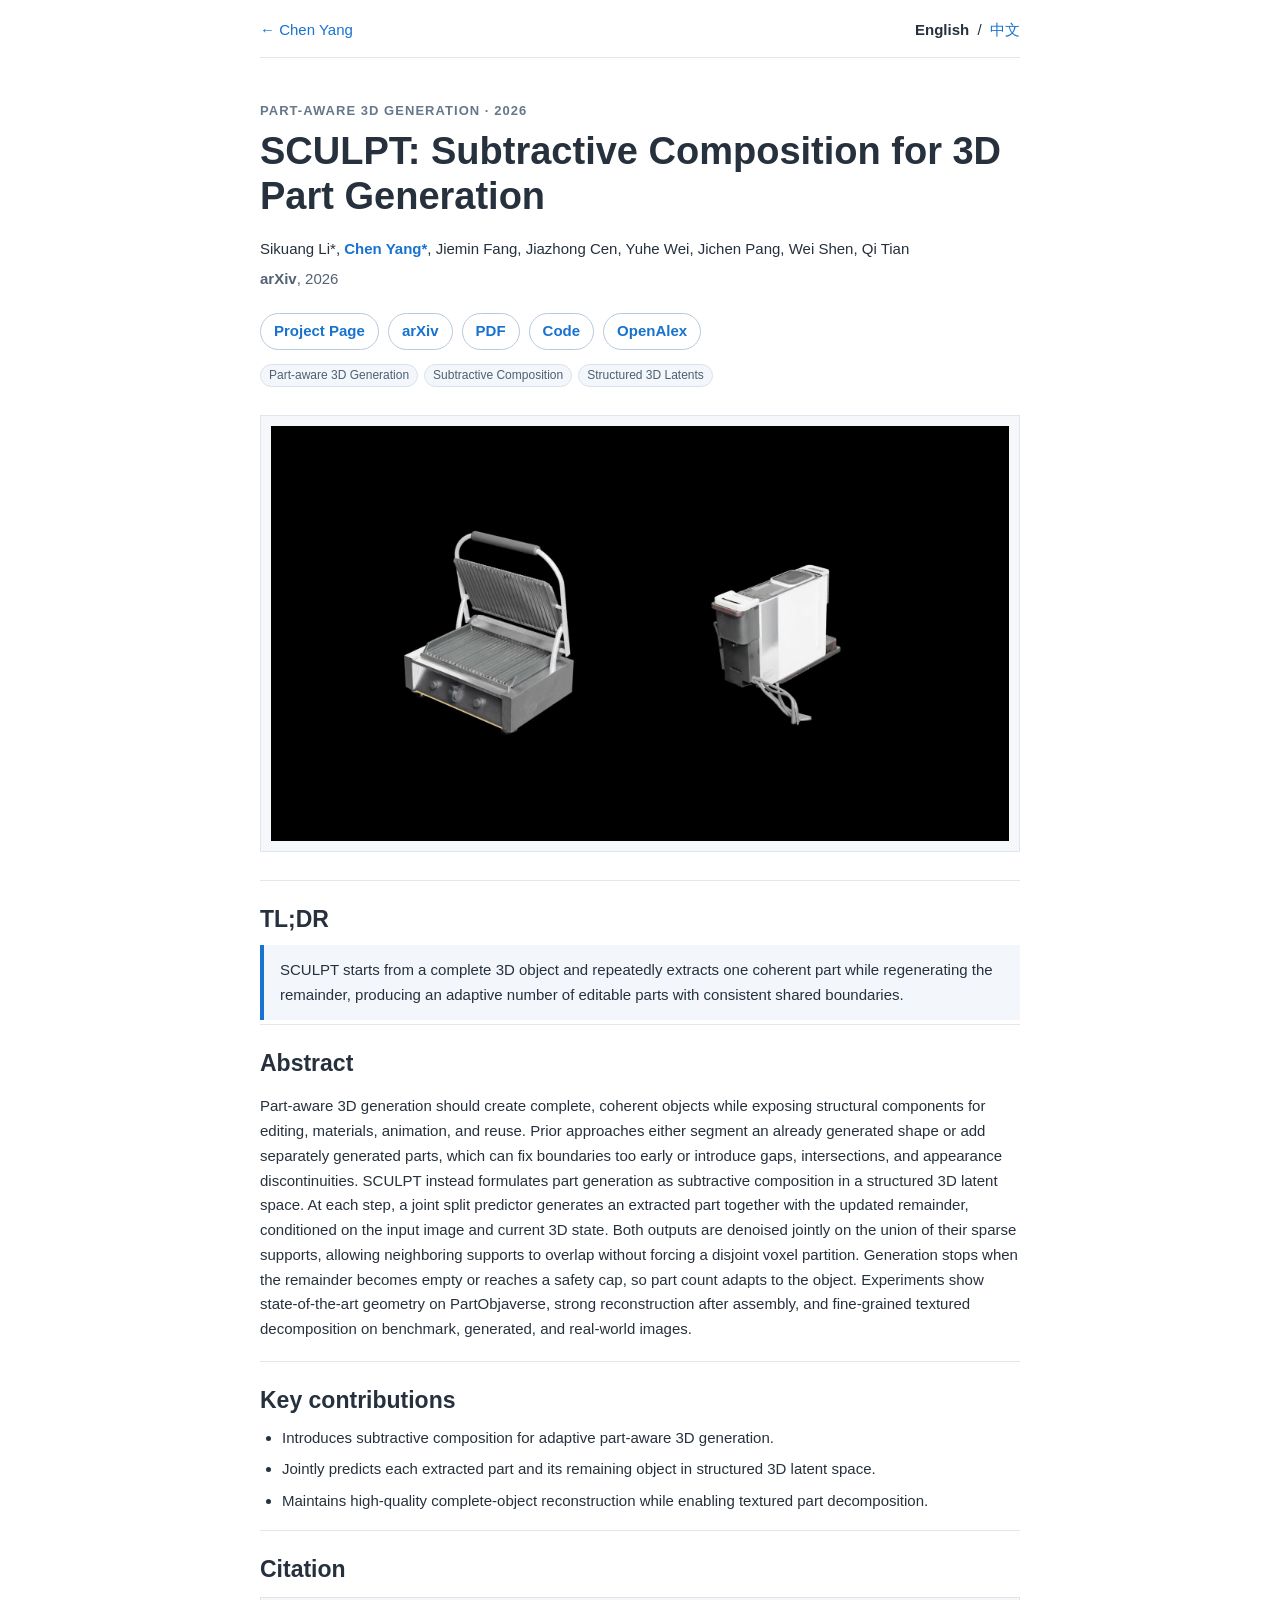
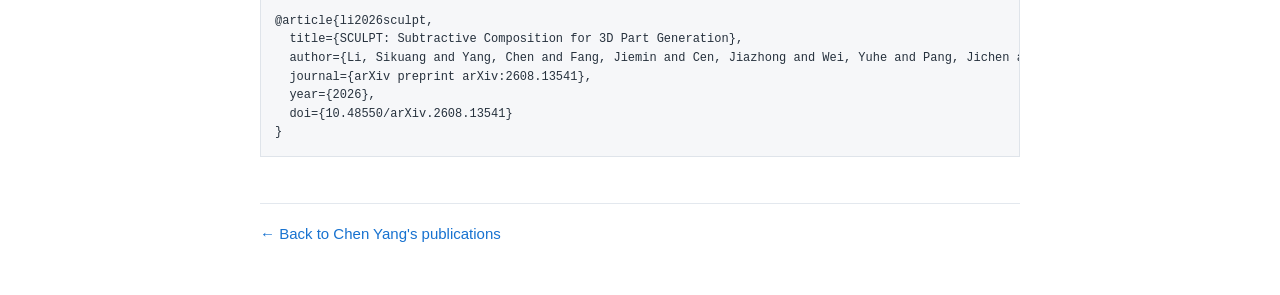
<file: papers/sculpt.html>
<!DOCTYPE HTML>
<html lang="en">
<head>
  <meta charset="UTF-8">
  <meta name="viewport" content="width=device-width, initial-scale=1">
  <title>SCULPT: Subtractive Composition for 3D Part Generation | Chen Yang</title>
  <meta name="author" content="Sikuang Li, Chen Yang, Jiemin Fang, Jiazhong Cen, Yuhe Wei, Jichen Pang, Wei Shen, Qi Tian">
  <meta name="description" content="SCULPT generates editable part-aware 3D assets through subtractive composition in a structured 3D latent space.">
  <meta name="robots" content="index, follow, max-image-preview:large">
  <link rel="canonical" href="https://chensjtu.github.io/papers/sculpt.html">
  <link rel="alternate" hreflang="en" href="https://chensjtu.github.io/papers/sculpt.html">
  <link rel="alternate" hreflang="zh-CN" href="https://chensjtu.github.io/papers/sculpt_zh.html">
  <link rel="alternate" hreflang="x-default" href="https://chensjtu.github.io/papers/sculpt.html">
  <link rel="stylesheet" href="../global.css">
  <meta property="og:type" content="article">
  <meta property="og:title" content="SCULPT: Subtractive Composition for 3D Part Generation">
  <meta property="og:description" content="Subtractive composition for editable, part-aware 3D generation.">
  <meta property="og:url" content="https://chensjtu.github.io/papers/sculpt.html">
  <meta property="og:image" content="https://chensjtu.github.io/images/sculpt-teaser.jpg">
  <meta name="twitter:card" content="summary_large_image">
  <meta name="citation_title" content="SCULPT: Subtractive Composition for 3D Part Generation">
  <meta name="citation_author" content="Sikuang Li">
  <meta name="citation_author" content="Chen Yang">
  <meta name="citation_author" content="Jiemin Fang">
  <meta name="citation_author" content="Jiazhong Cen">
  <meta name="citation_author" content="Yuhe Wei">
  <meta name="citation_author" content="Jichen Pang">
  <meta name="citation_author" content="Wei Shen">
  <meta name="citation_author" content="Qi Tian">
  <meta name="citation_publication_date" content="2026/08/13">
  <meta name="citation_arxiv_id" content="2608.13541">
  <meta name="citation_doi" content="10.48550/arXiv.2608.13541">
  <meta name="citation_pdf_url" content="https://arxiv.org/pdf/2608.13541">
  <script type="application/ld+json">
  {
    "@context": "https://schema.org",
    "@type": "ScholarlyArticle",
    "@id": "https://chensjtu.github.io/papers/sculpt.html#article",
    "url": "https://chensjtu.github.io/papers/sculpt.html",
    "headline": "SCULPT: Subtractive Composition for 3D Part Generation",
    "description": "SCULPT generates editable part-aware 3D assets through subtractive composition in a structured 3D latent space.",
    "datePublished": "2026-08-13",
    "inLanguage": "en",
    "isAccessibleForFree": true,
    "image": "https://chensjtu.github.io/images/sculpt-teaser.jpg",
    "identifier": ["arXiv:2608.13541", "https://doi.org/10.48550/arXiv.2608.13541"],
    "sameAs": ["https://arxiv.org/abs/2608.13541", "https://sculpt-part.github.io/", "https://github.com/sculpt-part/SCULPT"],
    "keywords": ["part-aware 3D generation", "subtractive composition", "structured 3D latents", "3D asset generation"],
    "author": [
      {"@type":"Person","name":"Sikuang Li"},
      {"@type":"Person","@id":"https://chensjtu.github.io/#person","name":"Chen Yang","url":"https://chensjtu.github.io/","identifier":"https://orcid.org/0000-0003-4496-7849","sameAs":"https://orcid.org/0000-0003-4496-7849"},
      {"@type":"Person","name":"Jiemin Fang"},
      {"@type":"Person","name":"Jiazhong Cen"},
      {"@type":"Person","name":"Yuhe Wei"},
      {"@type":"Person","name":"Jichen Pang"},
      {"@type":"Person","name":"Wei Shen"},
      {"@type":"Person","name":"Qi Tian"}
    ]
  }
  </script>
  <script type="application/ld+json">
  {"@context":"https://schema.org","@type":"ScholarlyArticle","@id":"https://chensjtu.github.io/papers/sculpt.html#article","identifier":["https://doi.org/10.48550/arXiv.2608.13541","OpenAlex:W7203455405"],"sameAs":["https://openalex.org/W7203455405"]}
  </script>
  <script type="application/ld+json">
  {"@context":"https://schema.org","@type":"Person","@id":"https://chensjtu.github.io/#person","identifier":{"@type":"PropertyValue","propertyID":"ORCID","value":"0000-0003-4496-7849","url":"https://orcid.org/0000-0003-4496-7849"},"sameAs":"https://orcid.org/0000-0003-4496-7849"}
  </script>
</head>
<body class="paper-page">
  <main class="paper-page-shell">
    <nav class="paper-page-nav" aria-label="Paper navigation">
      <a href="../index.html">← Chen Yang</a>
      <span><strong>English</strong> &nbsp;/&nbsp; <a href="sculpt_zh.html" lang="zh-CN">中文</a></span>
    </nav>
    <article>
      <header class="paper-page-header">
        <p class="paper-kicker">Part-aware 3D generation · 2026</p>
        <h1>SCULPT: Subtractive Composition for 3D Part Generation</h1>
        <p class="paper-authors">Sikuang Li*, <strong><a href="../index.html">Chen Yang*</a></strong>, Jiemin Fang, Jiazhong Cen, Yuhe Wei, Jichen Pang, Wei Shen, Qi Tian</p>
        <p class="paper-venue"><strong>arXiv</strong>, 2026</p>
        <div class="paper-resource-links" aria-label="Paper resources">
          <a href="https://sculpt-part.github.io/">Project Page</a>
          <a href="https://arxiv.org/abs/2608.13541">arXiv</a>
          <a href="https://arxiv.org/pdf/2608.13541">PDF</a>
          <a href="https://github.com/sculpt-part/SCULPT">Code</a>
          <a href="https://openalex.org/W7203455405">OpenAlex</a>
        </div>
        <ul class="paper-tags" aria-label="Research keywords">
          <li>Part-aware 3D Generation</li><li>Subtractive Composition</li><li>Structured 3D Latents</li>
        </ul>
      </header>
      <figure class="paper-hero"><img src="../images/sculpt-teaser.jpg" alt="SCULPT part-aware 3D generation teaser"></figure>
      <section class="paper-section" aria-labelledby="sculpt-tldr">
        <h2 id="sculpt-tldr">TL;DR</h2>
        <p class="paper-summary">SCULPT starts from a complete 3D object and repeatedly extracts one coherent part while regenerating the remainder, producing an adaptive number of editable parts with consistent shared boundaries.</p>
      </section>
      <section class="paper-section" aria-labelledby="sculpt-abstract">
        <h2 id="sculpt-abstract">Abstract</h2>
        <p>Part-aware 3D generation should create complete, coherent objects while exposing structural components for editing, materials, animation, and reuse. Prior approaches either segment an already generated shape or add separately generated parts, which can fix boundaries too early or introduce gaps, intersections, and appearance discontinuities. SCULPT instead formulates part generation as subtractive composition in a structured 3D latent space. At each step, a joint split predictor generates an extracted part together with the updated remainder, conditioned on the input image and current 3D state. Both outputs are denoised jointly on the union of their sparse supports, allowing neighboring supports to overlap without forcing a disjoint voxel partition. Generation stops when the remainder becomes empty or reaches a safety cap, so part count adapts to the object. Experiments show state-of-the-art geometry on PartObjaverse, strong reconstruction after assembly, and fine-grained textured decomposition on benchmark, generated, and real-world images.</p>
      </section>
      <section class="paper-section" aria-labelledby="sculpt-contributions">
        <h2 id="sculpt-contributions">Key contributions</h2>
        <ul class="paper-contributions">
          <li>Introduces subtractive composition for adaptive part-aware 3D generation.</li>
          <li>Jointly predicts each extracted part and its remaining object in structured 3D latent space.</li>
          <li>Maintains high-quality complete-object reconstruction while enabling textured part decomposition.</li>
        </ul>
      </section>
      <section class="paper-section" aria-labelledby="sculpt-citation">
        <h2 id="sculpt-citation">Citation</h2>
        <pre class="paper-citation">@article{li2026sculpt,
  title={SCULPT: Subtractive Composition for 3D Part Generation},
  author={Li, Sikuang and Yang, Chen and Fang, Jiemin and Cen, Jiazhong and Wei, Yuhe and Pang, Jichen and Shen, Wei and Tian, Qi},
  journal={arXiv preprint arXiv:2608.13541},
  year={2026},
  doi={10.48550/arXiv.2608.13541}
}</pre>
      </section>
    </article>
    <footer class="paper-page-footer"><a href="../index.html#publications">← Back to Chen Yang's publications</a></footer>
  </main>
</body>
</html>
</file>
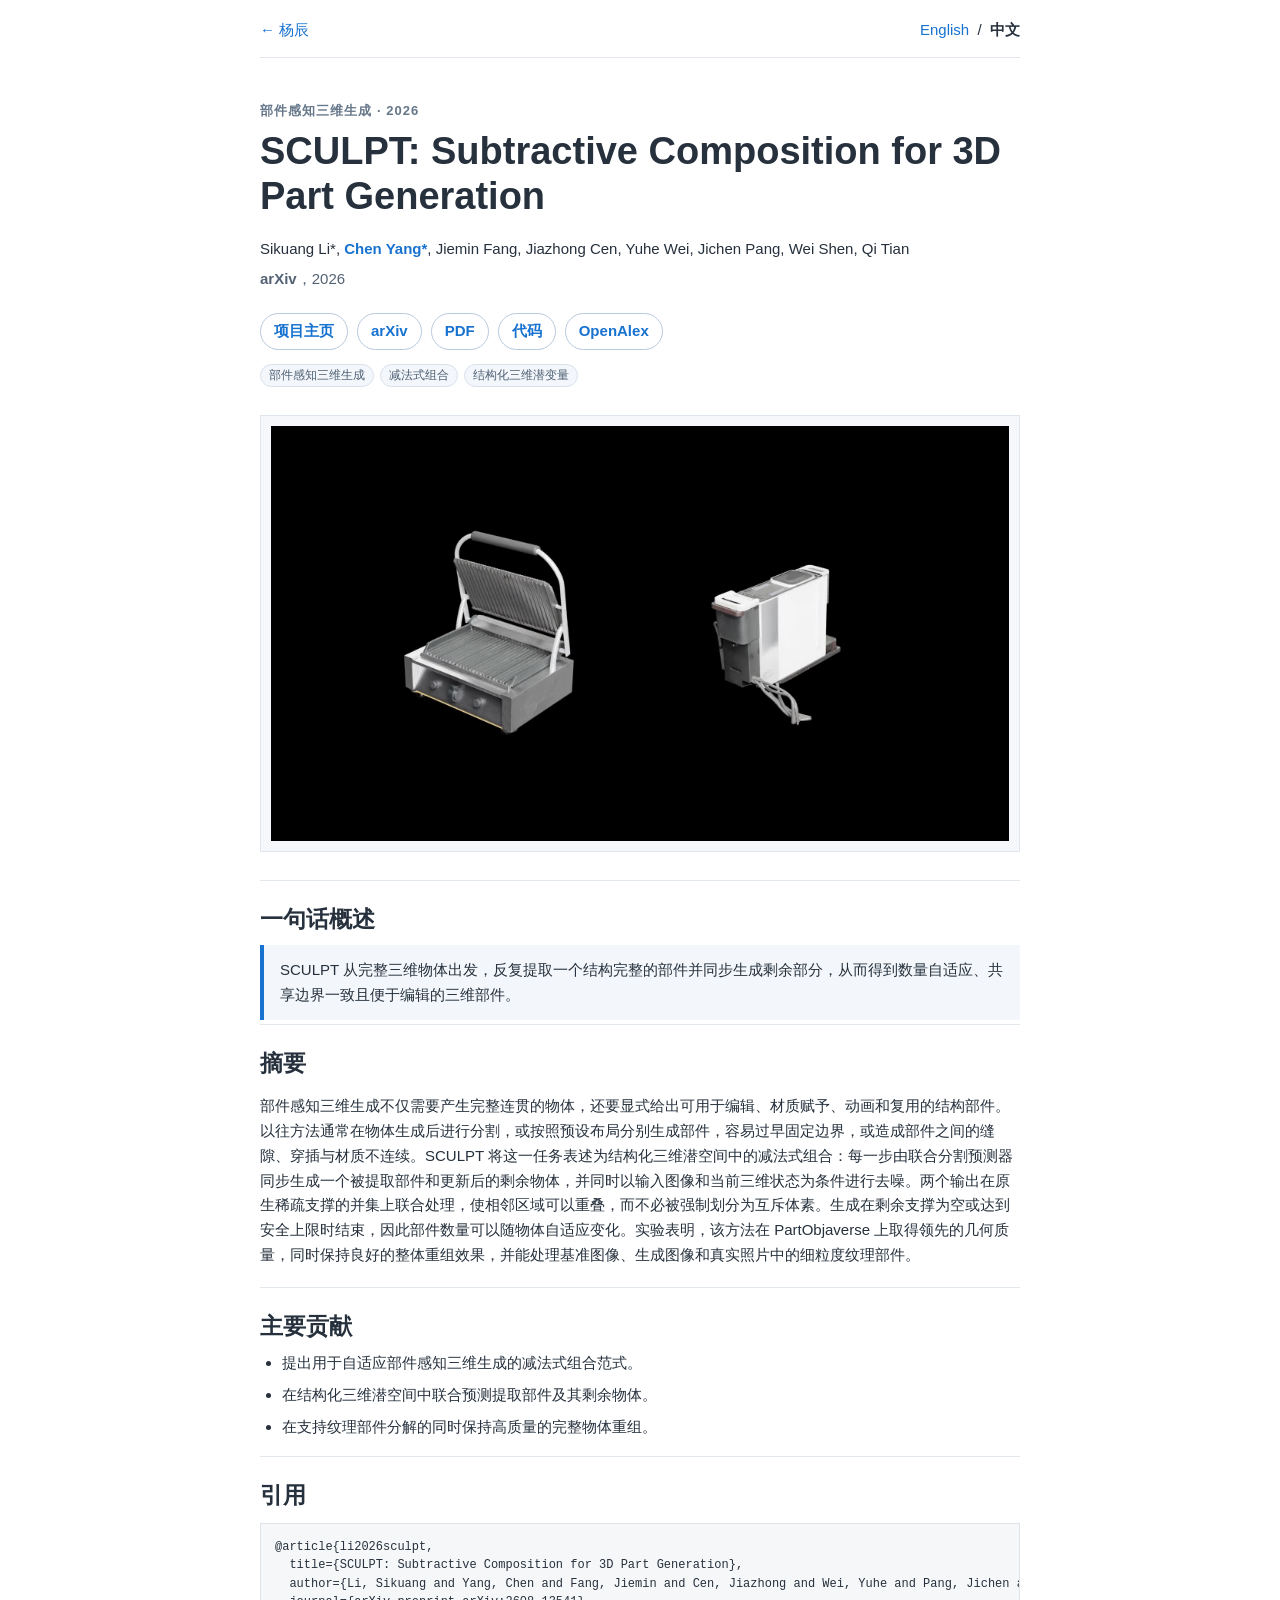
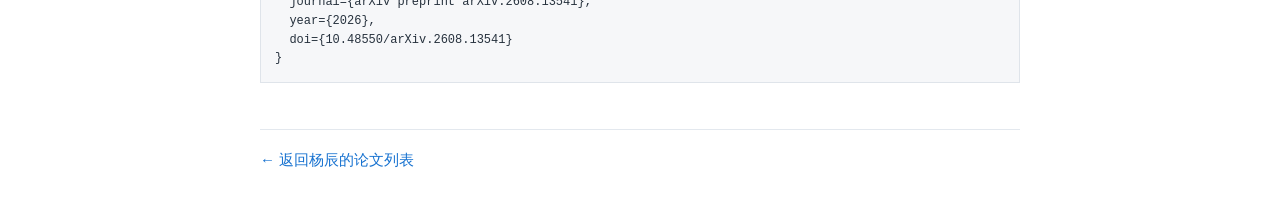
<file: papers/sculpt_zh.html>
<!DOCTYPE HTML>
<html lang="zh-CN">
<head>
  <meta charset="UTF-8">
  <meta name="viewport" content="width=device-width, initial-scale=1">
  <title>SCULPT：用于三维部件生成的减法式组合 | 杨辰</title>
  <meta name="author" content="Sikuang Li, Chen Yang, Jiemin Fang, Jiazhong Cen, Yuhe Wei, Jichen Pang, Wei Shen, Qi Tian">
  <meta name="description" content="SCULPT 在结构化三维潜空间中通过减法式组合生成可编辑的部件感知三维资产。">
  <meta name="robots" content="index, follow, max-image-preview:large">
  <link rel="canonical" href="https://chensjtu.github.io/papers/sculpt_zh.html">
  <link rel="alternate" hreflang="en" href="https://chensjtu.github.io/papers/sculpt.html">
  <link rel="alternate" hreflang="zh-CN" href="https://chensjtu.github.io/papers/sculpt_zh.html">
  <link rel="alternate" hreflang="x-default" href="https://chensjtu.github.io/papers/sculpt.html">
  <link rel="stylesheet" href="../global.css">
  <meta property="og:type" content="article">
  <meta property="og:title" content="SCULPT: Subtractive Composition for 3D Part Generation">
  <meta property="og:description" content="通过减法式组合实现可编辑的部件感知三维生成。">
  <meta property="og:url" content="https://chensjtu.github.io/papers/sculpt_zh.html">
  <meta property="og:image" content="https://chensjtu.github.io/images/sculpt-teaser.jpg">
  <meta name="twitter:card" content="summary_large_image">
  <meta name="citation_title" content="SCULPT: Subtractive Composition for 3D Part Generation">
  <meta name="citation_author" content="Sikuang Li"><meta name="citation_author" content="Chen Yang"><meta name="citation_author" content="Jiemin Fang"><meta name="citation_author" content="Jiazhong Cen"><meta name="citation_author" content="Yuhe Wei"><meta name="citation_author" content="Jichen Pang"><meta name="citation_author" content="Wei Shen"><meta name="citation_author" content="Qi Tian">
  <meta name="citation_publication_date" content="2026/08/13">
  <meta name="citation_arxiv_id" content="2608.13541">
  <meta name="citation_doi" content="10.48550/arXiv.2608.13541">
  <meta name="citation_pdf_url" content="https://arxiv.org/pdf/2608.13541">
  <script type="application/ld+json">
  {
    "@context":"https://schema.org","@type":"ScholarlyArticle","@id":"https://chensjtu.github.io/papers/sculpt.html#article","url":"https://chensjtu.github.io/papers/sculpt_zh.html","headline":"SCULPT: Subtractive Composition for 3D Part Generation","description":"SCULPT 在结构化三维潜空间中通过减法式组合生成可编辑的部件感知三维资产。","datePublished":"2026-08-13","inLanguage":"en","isAccessibleForFree":true,"image":"https://chensjtu.github.io/images/sculpt-teaser.jpg","identifier":["arXiv:2608.13541","https://doi.org/10.48550/arXiv.2608.13541"],"sameAs":["https://arxiv.org/abs/2608.13541","https://sculpt-part.github.io/","https://github.com/sculpt-part/SCULPT"],"keywords":["部件感知三维生成","减法式组合","结构化三维潜变量"],"author":[{"@type":"Person","name":"Sikuang Li"},{"@type":"Person","@id":"https://chensjtu.github.io/#person","name":"Chen Yang","url":"https://chensjtu.github.io/","identifier":"https://orcid.org/0000-0003-4496-7849","sameAs":"https://orcid.org/0000-0003-4496-7849"},{"@type":"Person","name":"Jiemin Fang"},{"@type":"Person","name":"Jiazhong Cen"},{"@type":"Person","name":"Yuhe Wei"},{"@type":"Person","name":"Jichen Pang"},{"@type":"Person","name":"Wei Shen"},{"@type":"Person","name":"Qi Tian"}]
  }
  </script>
  <script type="application/ld+json">
  {"@context":"https://schema.org","@type":"WebPage","@id":"https://chensjtu.github.io/papers/sculpt_zh.html#page","url":"https://chensjtu.github.io/papers/sculpt_zh.html","inLanguage":"zh-CN","mainEntity":{"@id":"https://chensjtu.github.io/papers/sculpt.html#article"}}
  </script>
  <script type="application/ld+json">
  {"@context":"https://schema.org","@type":"Person","@id":"https://chensjtu.github.io/#person","identifier":{"@type":"PropertyValue","propertyID":"ORCID","value":"0000-0003-4496-7849","url":"https://orcid.org/0000-0003-4496-7849"},"sameAs":"https://orcid.org/0000-0003-4496-7849"}
  </script>
</head>
<body class="paper-page">
  <main class="paper-page-shell">
    <nav class="paper-page-nav" aria-label="论文导航"><a href="../index_zh.html">← 杨辰</a><span><a href="sculpt.html" lang="en">English</a> &nbsp;/&nbsp; <strong>中文</strong></span></nav>
    <article>
      <header class="paper-page-header">
        <p class="paper-kicker">部件感知三维生成 · 2026</p>
        <h1>SCULPT: Subtractive Composition for 3D Part Generation</h1>
        <p class="paper-authors">Sikuang Li*, <strong><a href="../index_zh.html">Chen Yang*</a></strong>, Jiemin Fang, Jiazhong Cen, Yuhe Wei, Jichen Pang, Wei Shen, Qi Tian</p>
        <p class="paper-venue"><strong>arXiv</strong>，2026</p>
        <div class="paper-resource-links" aria-label="论文资源"><a href="https://sculpt-part.github.io/">项目主页</a><a href="https://arxiv.org/abs/2608.13541">arXiv</a><a href="https://arxiv.org/pdf/2608.13541">PDF</a><a href="https://github.com/sculpt-part/SCULPT">代码</a><a href="https://openalex.org/W7203455405">OpenAlex</a></div>
        <ul class="paper-tags" aria-label="研究关键词"><li>部件感知三维生成</li><li>减法式组合</li><li>结构化三维潜变量</li></ul>
      </header>
      <figure class="paper-hero"><img src="../images/sculpt-teaser.jpg" alt="SCULPT 部件感知三维生成展示图"></figure>
      <section class="paper-section" aria-labelledby="sculpt-zh-tldr"><h2 id="sculpt-zh-tldr">一句话概述</h2><p class="paper-summary">SCULPT 从完整三维物体出发，反复提取一个结构完整的部件并同步生成剩余部分，从而得到数量自适应、共享边界一致且便于编辑的三维部件。</p></section>
      <section class="paper-section" aria-labelledby="sculpt-zh-abstract"><h2 id="sculpt-zh-abstract">摘要</h2><p>部件感知三维生成不仅需要产生完整连贯的物体，还要显式给出可用于编辑、材质赋予、动画和复用的结构部件。以往方法通常在物体生成后进行分割，或按照预设布局分别生成部件，容易过早固定边界，或造成部件之间的缝隙、穿插与材质不连续。SCULPT 将这一任务表述为结构化三维潜空间中的减法式组合：每一步由联合分割预测器同步生成一个被提取部件和更新后的剩余物体，并同时以输入图像和当前三维状态为条件进行去噪。两个输出在原生稀疏支撑的并集上联合处理，使相邻区域可以重叠，而不必被强制划分为互斥体素。生成在剩余支撑为空或达到安全上限时结束，因此部件数量可以随物体自适应变化。实验表明，该方法在 PartObjaverse 上取得领先的几何质量，同时保持良好的整体重组效果，并能处理基准图像、生成图像和真实照片中的细粒度纹理部件。</p></section>
      <section class="paper-section" aria-labelledby="sculpt-zh-contributions"><h2 id="sculpt-zh-contributions">主要贡献</h2><ul class="paper-contributions"><li>提出用于自适应部件感知三维生成的减法式组合范式。</li><li>在结构化三维潜空间中联合预测提取部件及其剩余物体。</li><li>在支持纹理部件分解的同时保持高质量的完整物体重组。</li></ul></section>
      <section class="paper-section" aria-labelledby="sculpt-zh-citation"><h2 id="sculpt-zh-citation">引用</h2><pre class="paper-citation">@article{li2026sculpt,
  title={SCULPT: Subtractive Composition for 3D Part Generation},
  author={Li, Sikuang and Yang, Chen and Fang, Jiemin and Cen, Jiazhong and Wei, Yuhe and Pang, Jichen and Shen, Wei and Tian, Qi},
  journal={arXiv preprint arXiv:2608.13541},
  year={2026},
  doi={10.48550/arXiv.2608.13541}
}</pre></section>
    </article>
    <footer class="paper-page-footer"><a href="../index_zh.html#publications">← 返回杨辰的论文列表</a></footer>
  </main>
</body>
</html>
</file>
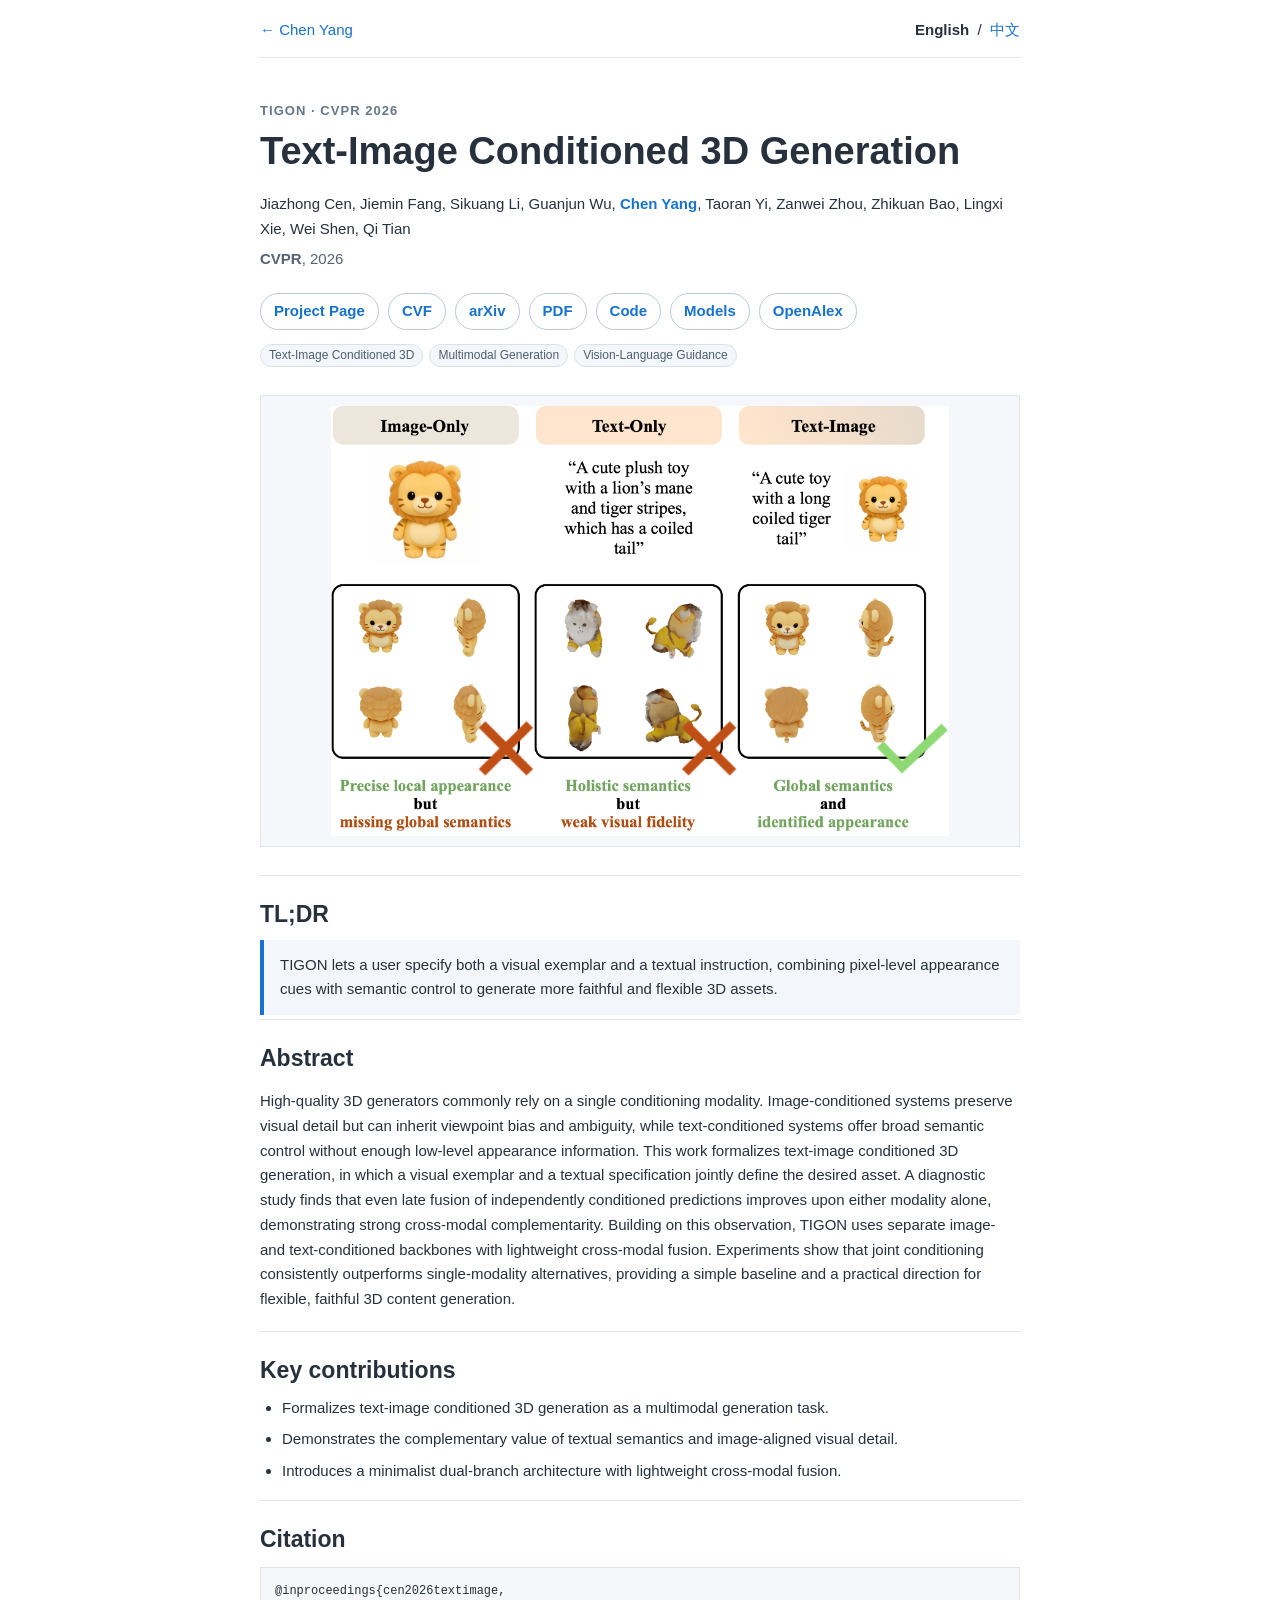
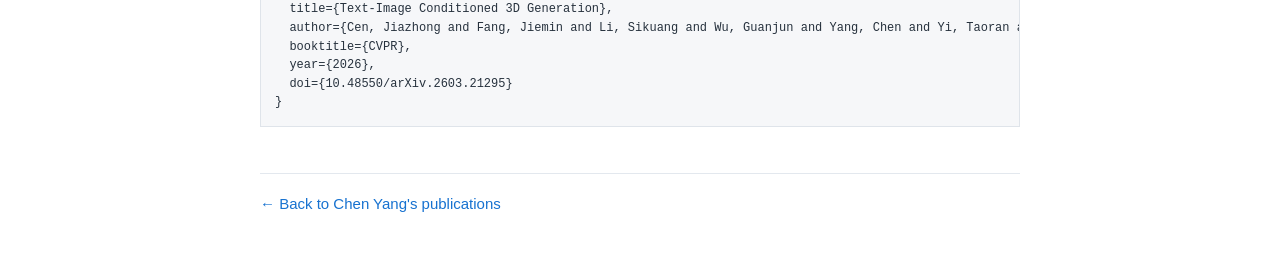
<file: papers/tigon.html>
<!DOCTYPE HTML>
<html lang="en">
<head>
  <meta charset="UTF-8">
  <meta name="viewport" content="width=device-width, initial-scale=1">
  <title>TIGON — Text-Image Conditioned 3D Generation | Chen Yang</title>
  <meta name="author" content="Jiazhong Cen, Jiemin Fang, Sikuang Li, Guanjun Wu, Chen Yang, Taoran Yi, Zanwei Zhou, Zhikuan Bao, Lingxi Xie, Wei Shen, Qi Tian">
  <meta name="description" content="TIGON combines image fidelity and textual control for flexible text-image conditioned 3D generation.">
  <meta name="robots" content="index, follow, max-image-preview:large">
  <link rel="canonical" href="https://chensjtu.github.io/papers/tigon.html">
  <link rel="alternate" hreflang="en" href="https://chensjtu.github.io/papers/tigon.html">
  <link rel="alternate" hreflang="zh-CN" href="https://chensjtu.github.io/papers/tigon_zh.html">
  <link rel="alternate" hreflang="x-default" href="https://chensjtu.github.io/papers/tigon.html">
  <link rel="stylesheet" href="../global.css">
  <meta property="og:type" content="article"><meta property="og:title" content="Text-Image Conditioned 3D Generation"><meta property="og:description" content="TIGON combines visual exemplars and textual specifications for 3D generation."><meta property="og:url" content="https://chensjtu.github.io/papers/tigon.html"><meta property="og:image" content="https://chensjtu.github.io/images/tigon-teaser.png"><meta name="twitter:card" content="summary_large_image">
  <meta name="citation_title" content="Text-Image Conditioned 3D Generation">
  <meta name="citation_author" content="Jiazhong Cen"><meta name="citation_author" content="Jiemin Fang"><meta name="citation_author" content="Sikuang Li"><meta name="citation_author" content="Guanjun Wu"><meta name="citation_author" content="Chen Yang"><meta name="citation_author" content="Taoran Yi"><meta name="citation_author" content="Zanwei Zhou"><meta name="citation_author" content="Zhikuan Bao"><meta name="citation_author" content="Lingxi Xie"><meta name="citation_author" content="Wei Shen"><meta name="citation_author" content="Qi Tian">
  <meta name="citation_publication_date" content="2026/03/22"><meta name="citation_conference_title" content="IEEE/CVF Conference on Computer Vision and Pattern Recognition"><meta name="citation_arxiv_id" content="2603.21295"><meta name="citation_pdf_url" content="https://arxiv.org/pdf/2603.21295">
  <meta name="citation_doi" content="10.48550/arXiv.2603.21295">
  <script type="application/ld+json">
  {
    "@context":"https://schema.org","@type":"ScholarlyArticle","@id":"https://chensjtu.github.io/papers/tigon.html#article","url":"https://chensjtu.github.io/papers/tigon.html","headline":"Text-Image Conditioned 3D Generation","alternativeHeadline":"TIGON: Text-Image Conditioned 3D Generation","description":"TIGON combines image fidelity and textual control for flexible text-image conditioned 3D generation.","datePublished":"2026-03-22","inLanguage":"en","isAccessibleForFree":true,"image":"https://chensjtu.github.io/images/tigon-teaser.png","identifier":["arXiv:2603.21295","https://doi.org/10.48550/arXiv.2603.21295"],"sameAs":["https://arxiv.org/abs/2603.21295","https://jumpat.github.io/tigon-page/","https://github.com/Jumpat/TIGON","https://openaccess.thecvf.com/content/CVPR2026/html/Cen_Text-Image_Conditioned_3D_Generation_CVPR_2026_paper.html"],"keywords":["text-image conditioned 3D generation","multimodal 3D generation","vision-language guidance","3D asset generation"],"author":[{"@type":"Person","name":"Jiazhong Cen"},{"@type":"Person","name":"Jiemin Fang"},{"@type":"Person","name":"Sikuang Li"},{"@type":"Person","name":"Guanjun Wu"},{"@type":"Person","@id":"https://chensjtu.github.io/#person","name":"Chen Yang","url":"https://chensjtu.github.io/","identifier":"https://orcid.org/0000-0003-4496-7849","sameAs":"https://orcid.org/0000-0003-4496-7849"},{"@type":"Person","name":"Taoran Yi"},{"@type":"Person","name":"Zanwei Zhou"},{"@type":"Person","name":"Zhikuan Bao"},{"@type":"Person","name":"Lingxi Xie"},{"@type":"Person","name":"Wei Shen"},{"@type":"Person","name":"Qi Tian"}]
  }
  </script>
  <script type="application/ld+json">
  {"@context":"https://schema.org","@type":"ScholarlyArticle","@id":"https://chensjtu.github.io/papers/tigon.html#article","identifier":["https://doi.org/10.48550/arXiv.2603.21295","OpenAlex:W7140208534","SemanticScholar:341ffe36febe6bb95c2f4ae957c42b14fe212e03"],"sameAs":["https://openalex.org/W7140208534","https://www.semanticscholar.org/paper/341ffe36febe6bb95c2f4ae957c42b14fe212e03"]}
  </script>
  <script type="application/ld+json">
  {"@context":"https://schema.org","@type":"Person","@id":"https://chensjtu.github.io/#person","identifier":{"@type":"PropertyValue","propertyID":"ORCID","value":"0000-0003-4496-7849","url":"https://orcid.org/0000-0003-4496-7849"},"sameAs":"https://orcid.org/0000-0003-4496-7849"}
  </script>
</head>
<body class="paper-page">
  <main class="paper-page-shell">
    <nav class="paper-page-nav" aria-label="Paper navigation"><a href="../index.html">← Chen Yang</a><span><strong>English</strong> &nbsp;/&nbsp; <a href="tigon_zh.html" lang="zh-CN">中文</a></span></nav>
    <article>
      <header class="paper-page-header">
        <p class="paper-kicker">TIGON · CVPR 2026</p>
        <h1>Text-Image Conditioned 3D Generation</h1>
        <p class="paper-authors">Jiazhong Cen, Jiemin Fang, Sikuang Li, Guanjun Wu, <strong><a href="../index.html">Chen Yang</a></strong>, Taoran Yi, Zanwei Zhou, Zhikuan Bao, Lingxi Xie, Wei Shen, Qi Tian</p>
        <p class="paper-venue"><strong>CVPR</strong>, 2026</p>
        <div class="paper-resource-links" aria-label="Paper resources"><a href="https://jumpat.github.io/tigon-page/">Project Page</a><a href="https://openaccess.thecvf.com/content/CVPR2026/html/Cen_Text-Image_Conditioned_3D_Generation_CVPR_2026_paper.html">CVF</a><a href="https://arxiv.org/abs/2603.21295">arXiv</a><a href="https://arxiv.org/pdf/2603.21295">PDF</a><a href="https://github.com/Jumpat/TIGON">Code</a><a href="https://huggingface.co/collections/jiazhongc/tigon-6913e091c20895d0655238cb">Models</a><a href="https://openalex.org/W7140208534">OpenAlex</a></div>
        <ul class="paper-tags" aria-label="Research keywords"><li>Text-Image Conditioned 3D</li><li>Multimodal Generation</li><li>Vision-Language Guidance</li></ul>
      </header>
      <figure class="paper-hero"><img src="../images/tigon-teaser.png" alt="TIGON text-image conditioned 3D generation teaser"></figure>
      <section class="paper-section" aria-labelledby="tigon-tldr"><h2 id="tigon-tldr">TL;DR</h2><p class="paper-summary">TIGON lets a user specify both a visual exemplar and a textual instruction, combining pixel-level appearance cues with semantic control to generate more faithful and flexible 3D assets.</p></section>
      <section class="paper-section" aria-labelledby="tigon-abstract"><h2 id="tigon-abstract">Abstract</h2><p>High-quality 3D generators commonly rely on a single conditioning modality. Image-conditioned systems preserve visual detail but can inherit viewpoint bias and ambiguity, while text-conditioned systems offer broad semantic control without enough low-level appearance information. This work formalizes text-image conditioned 3D generation, in which a visual exemplar and a textual specification jointly define the desired asset. A diagnostic study finds that even late fusion of independently conditioned predictions improves upon either modality alone, demonstrating strong cross-modal complementarity. Building on this observation, TIGON uses separate image- and text-conditioned backbones with lightweight cross-modal fusion. Experiments show that joint conditioning consistently outperforms single-modality alternatives, providing a simple baseline and a practical direction for flexible, faithful 3D content generation.</p></section>
      <section class="paper-section" aria-labelledby="tigon-contributions"><h2 id="tigon-contributions">Key contributions</h2><ul class="paper-contributions"><li>Formalizes text-image conditioned 3D generation as a multimodal generation task.</li><li>Demonstrates the complementary value of textual semantics and image-aligned visual detail.</li><li>Introduces a minimalist dual-branch architecture with lightweight cross-modal fusion.</li></ul></section>
      <section class="paper-section" aria-labelledby="tigon-citation"><h2 id="tigon-citation">Citation</h2><pre class="paper-citation">@inproceedings{cen2026textimage,
  title={Text-Image Conditioned 3D Generation},
  author={Cen, Jiazhong and Fang, Jiemin and Li, Sikuang and Wu, Guanjun and Yang, Chen and Yi, Taoran and Zhou, Zanwei and Bao, Zhikuan and Xie, Lingxi and Shen, Wei and Tian, Qi},
  booktitle={CVPR},
  year={2026},
  doi={10.48550/arXiv.2603.21295}
}</pre></section>
    </article>
    <footer class="paper-page-footer"><a href="../index.html#publications">← Back to Chen Yang's publications</a></footer>
  </main>
</body>
</html>
</file>
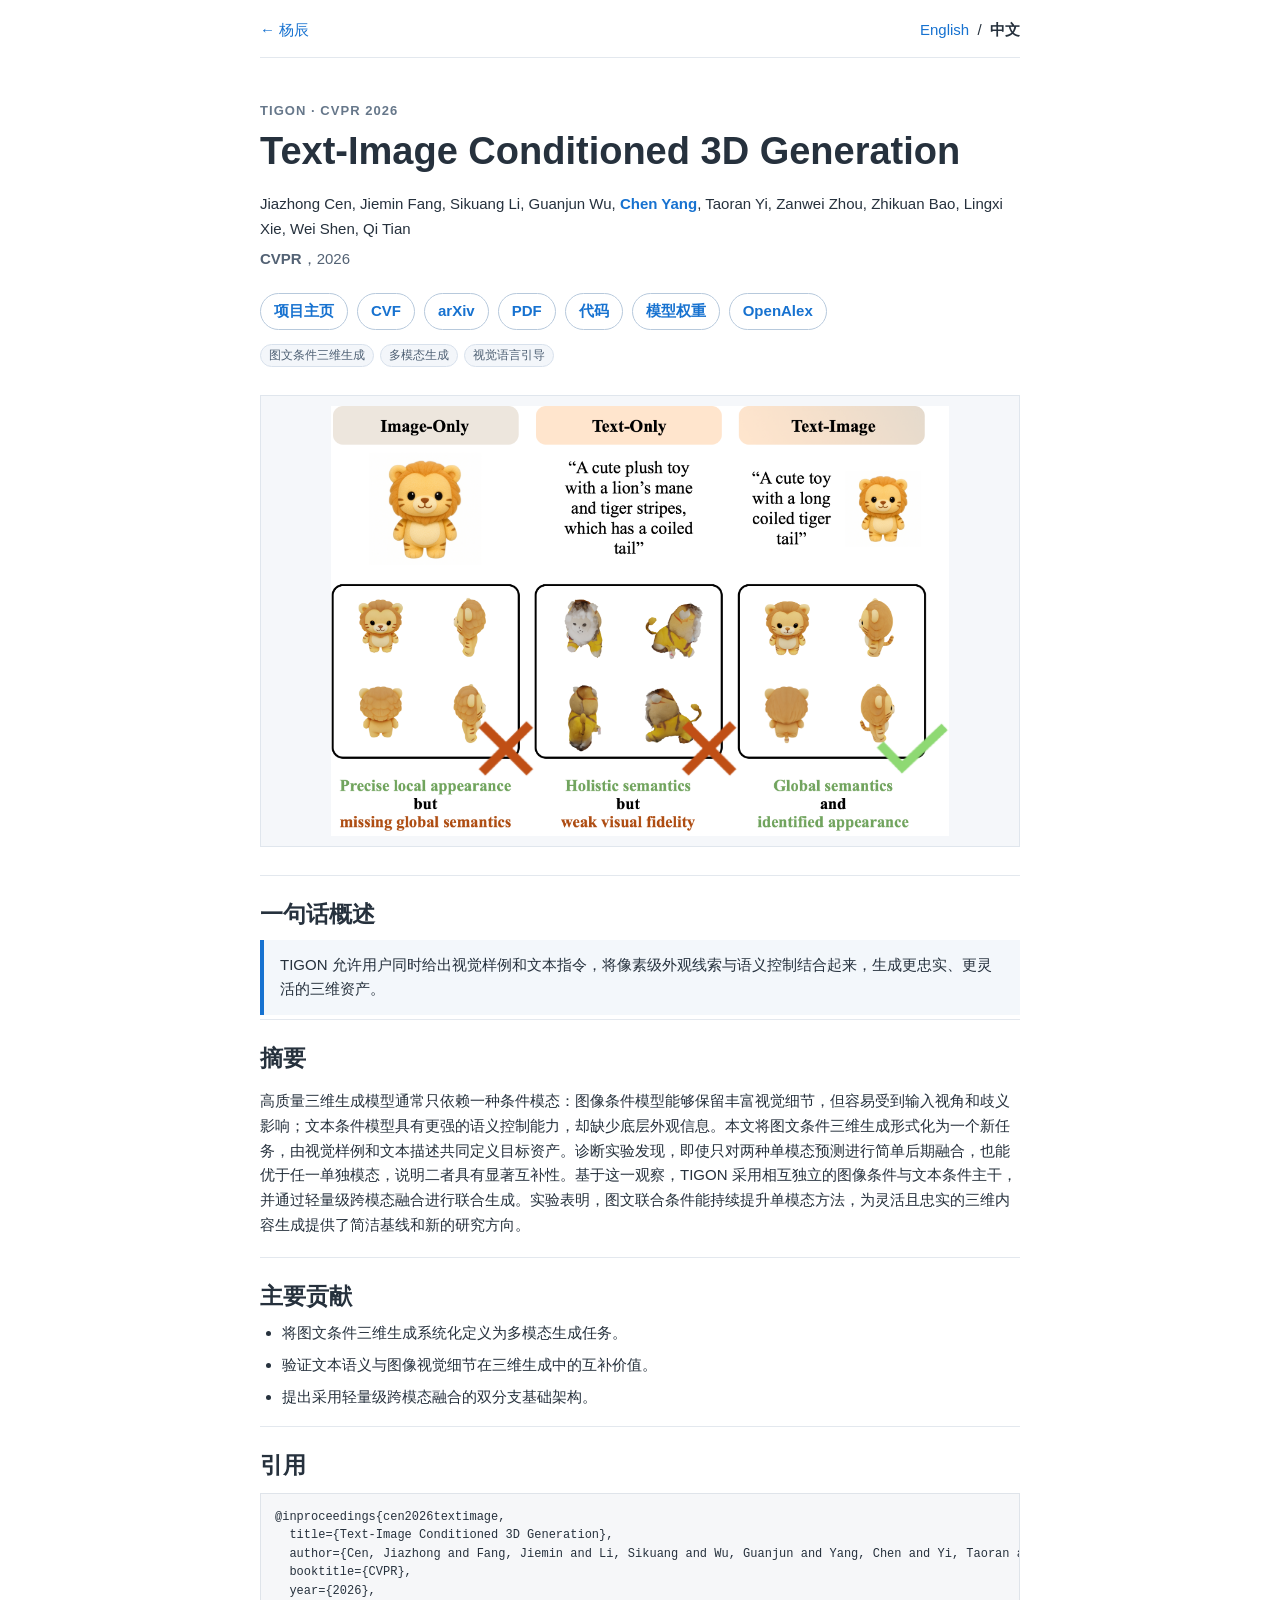
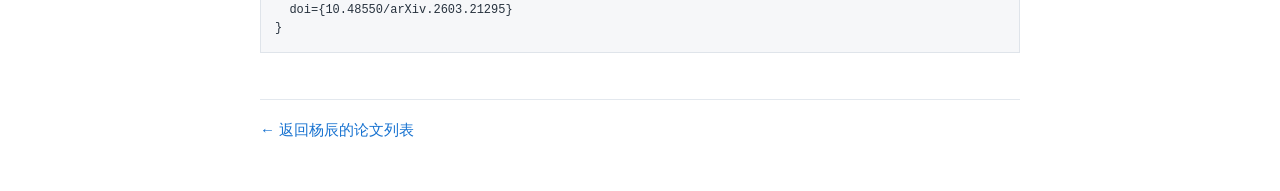
<file: papers/tigon_zh.html>
<!DOCTYPE HTML>
<html lang="zh-CN">
<head>
  <meta charset="UTF-8"><meta name="viewport" content="width=device-width, initial-scale=1">
  <title>TIGON：图文条件三维生成 | 杨辰</title>
  <meta name="author" content="Jiazhong Cen, Jiemin Fang, Sikuang Li, Guanjun Wu, Chen Yang, Taoran Yi, Zanwei Zhou, Zhikuan Bao, Lingxi Xie, Wei Shen, Qi Tian"><meta name="description" content="TIGON 结合图像的视觉细节和文本的语义控制，实现灵活、忠实的图文条件三维生成。"><meta name="robots" content="index, follow, max-image-preview:large">
  <link rel="canonical" href="https://chensjtu.github.io/papers/tigon_zh.html"><link rel="alternate" hreflang="en" href="https://chensjtu.github.io/papers/tigon.html"><link rel="alternate" hreflang="zh-CN" href="https://chensjtu.github.io/papers/tigon_zh.html"><link rel="alternate" hreflang="x-default" href="https://chensjtu.github.io/papers/tigon.html"><link rel="stylesheet" href="../global.css">
  <meta property="og:type" content="article"><meta property="og:title" content="Text-Image Conditioned 3D Generation"><meta property="og:description" content="结合视觉样例和文本描述进行三维生成。"><meta property="og:url" content="https://chensjtu.github.io/papers/tigon_zh.html"><meta property="og:image" content="https://chensjtu.github.io/images/tigon-teaser.png"><meta name="twitter:card" content="summary_large_image">
  <meta name="citation_title" content="Text-Image Conditioned 3D Generation"><meta name="citation_author" content="Jiazhong Cen"><meta name="citation_author" content="Jiemin Fang"><meta name="citation_author" content="Sikuang Li"><meta name="citation_author" content="Guanjun Wu"><meta name="citation_author" content="Chen Yang"><meta name="citation_author" content="Taoran Yi"><meta name="citation_author" content="Zanwei Zhou"><meta name="citation_author" content="Zhikuan Bao"><meta name="citation_author" content="Lingxi Xie"><meta name="citation_author" content="Wei Shen"><meta name="citation_author" content="Qi Tian"><meta name="citation_publication_date" content="2026/03/22"><meta name="citation_conference_title" content="IEEE/CVF Conference on Computer Vision and Pattern Recognition"><meta name="citation_arxiv_id" content="2603.21295"><meta name="citation_pdf_url" content="https://arxiv.org/pdf/2603.21295">
  <meta name="citation_doi" content="10.48550/arXiv.2603.21295">
  <script type="application/ld+json">
  {"@context":"https://schema.org","@type":"ScholarlyArticle","@id":"https://chensjtu.github.io/papers/tigon.html#article","url":"https://chensjtu.github.io/papers/tigon_zh.html","headline":"Text-Image Conditioned 3D Generation","alternativeHeadline":"TIGON: Text-Image Conditioned 3D Generation","description":"TIGON 结合图像的视觉细节和文本的语义控制，实现灵活、忠实的图文条件三维生成。","datePublished":"2026-03-22","inLanguage":"en","isAccessibleForFree":true,"image":"https://chensjtu.github.io/images/tigon-teaser.png","identifier":["arXiv:2603.21295","https://doi.org/10.48550/arXiv.2603.21295"],"sameAs":["https://arxiv.org/abs/2603.21295","https://jumpat.github.io/tigon-page/","https://github.com/Jumpat/TIGON","https://openaccess.thecvf.com/content/CVPR2026/html/Cen_Text-Image_Conditioned_3D_Generation_CVPR_2026_paper.html"],"keywords":["图文条件三维生成","多模态三维生成","视觉语言引导"],"author":[{"@type":"Person","name":"Jiazhong Cen"},{"@type":"Person","name":"Jiemin Fang"},{"@type":"Person","name":"Sikuang Li"},{"@type":"Person","name":"Guanjun Wu"},{"@type":"Person","@id":"https://chensjtu.github.io/#person","name":"Chen Yang","url":"https://chensjtu.github.io/","identifier":"https://orcid.org/0000-0003-4496-7849","sameAs":"https://orcid.org/0000-0003-4496-7849"},{"@type":"Person","name":"Taoran Yi"},{"@type":"Person","name":"Zanwei Zhou"},{"@type":"Person","name":"Zhikuan Bao"},{"@type":"Person","name":"Lingxi Xie"},{"@type":"Person","name":"Wei Shen"},{"@type":"Person","name":"Qi Tian"}]}
  </script>
  <script type="application/ld+json">
  {"@context":"https://schema.org","@type":"WebPage","@id":"https://chensjtu.github.io/papers/tigon_zh.html#page","url":"https://chensjtu.github.io/papers/tigon_zh.html","inLanguage":"zh-CN","mainEntity":{"@id":"https://chensjtu.github.io/papers/tigon.html#article"}}
  </script>
  <script type="application/ld+json">
  {"@context":"https://schema.org","@type":"Person","@id":"https://chensjtu.github.io/#person","identifier":{"@type":"PropertyValue","propertyID":"ORCID","value":"0000-0003-4496-7849","url":"https://orcid.org/0000-0003-4496-7849"},"sameAs":"https://orcid.org/0000-0003-4496-7849"}
  </script>
</head>
<body class="paper-page">
  <main class="paper-page-shell">
    <nav class="paper-page-nav" aria-label="论文导航"><a href="../index_zh.html">← 杨辰</a><span><a href="tigon.html" lang="en">English</a> &nbsp;/&nbsp; <strong>中文</strong></span></nav>
    <article>
      <header class="paper-page-header"><p class="paper-kicker">TIGON · CVPR 2026</p><h1>Text-Image Conditioned 3D Generation</h1><p class="paper-authors">Jiazhong Cen, Jiemin Fang, Sikuang Li, Guanjun Wu, <strong><a href="../index_zh.html">Chen Yang</a></strong>, Taoran Yi, Zanwei Zhou, Zhikuan Bao, Lingxi Xie, Wei Shen, Qi Tian</p><p class="paper-venue"><strong>CVPR</strong>，2026</p><div class="paper-resource-links" aria-label="论文资源"><a href="https://jumpat.github.io/tigon-page/">项目主页</a><a href="https://openaccess.thecvf.com/content/CVPR2026/html/Cen_Text-Image_Conditioned_3D_Generation_CVPR_2026_paper.html">CVF</a><a href="https://arxiv.org/abs/2603.21295">arXiv</a><a href="https://arxiv.org/pdf/2603.21295">PDF</a><a href="https://github.com/Jumpat/TIGON">代码</a><a href="https://huggingface.co/collections/jiazhongc/tigon-6913e091c20895d0655238cb">模型权重</a><a href="https://openalex.org/W7140208534">OpenAlex</a></div><ul class="paper-tags" aria-label="研究关键词"><li>图文条件三维生成</li><li>多模态生成</li><li>视觉语言引导</li></ul></header>
      <figure class="paper-hero"><img src="../images/tigon-teaser.png" alt="TIGON 图文条件三维生成展示图"></figure>
      <section class="paper-section" aria-labelledby="tigon-zh-tldr"><h2 id="tigon-zh-tldr">一句话概述</h2><p class="paper-summary">TIGON 允许用户同时给出视觉样例和文本指令，将像素级外观线索与语义控制结合起来，生成更忠实、更灵活的三维资产。</p></section>
      <section class="paper-section" aria-labelledby="tigon-zh-abstract"><h2 id="tigon-zh-abstract">摘要</h2><p>高质量三维生成模型通常只依赖一种条件模态：图像条件模型能够保留丰富视觉细节，但容易受到输入视角和歧义影响；文本条件模型具有更强的语义控制能力，却缺少底层外观信息。本文将图文条件三维生成形式化为一个新任务，由视觉样例和文本描述共同定义目标资产。诊断实验发现，即使只对两种单模态预测进行简单后期融合，也能优于任一单独模态，说明二者具有显著互补性。基于这一观察，TIGON 采用相互独立的图像条件与文本条件主干，并通过轻量级跨模态融合进行联合生成。实验表明，图文联合条件能持续提升单模态方法，为灵活且忠实的三维内容生成提供了简洁基线和新的研究方向。</p></section>
      <section class="paper-section" aria-labelledby="tigon-zh-contributions"><h2 id="tigon-zh-contributions">主要贡献</h2><ul class="paper-contributions"><li>将图文条件三维生成系统化定义为多模态生成任务。</li><li>验证文本语义与图像视觉细节在三维生成中的互补价值。</li><li>提出采用轻量级跨模态融合的双分支基础架构。</li></ul></section>
      <section class="paper-section" aria-labelledby="tigon-zh-citation"><h2 id="tigon-zh-citation">引用</h2><pre class="paper-citation">@inproceedings{cen2026textimage,
  title={Text-Image Conditioned 3D Generation},
  author={Cen, Jiazhong and Fang, Jiemin and Li, Sikuang and Wu, Guanjun and Yang, Chen and Yi, Taoran and Zhou, Zanwei and Bao, Zhikuan and Xie, Lingxi and Shen, Wei and Tian, Qi},
  booktitle={CVPR},
  year={2026},
  doi={10.48550/arXiv.2603.21295}
}</pre></section>
    </article>
    <footer class="paper-page-footer"><a href="../index_zh.html#publications">← 返回杨辰的论文列表</a></footer>
  </main>
</body>
</html>
</file>
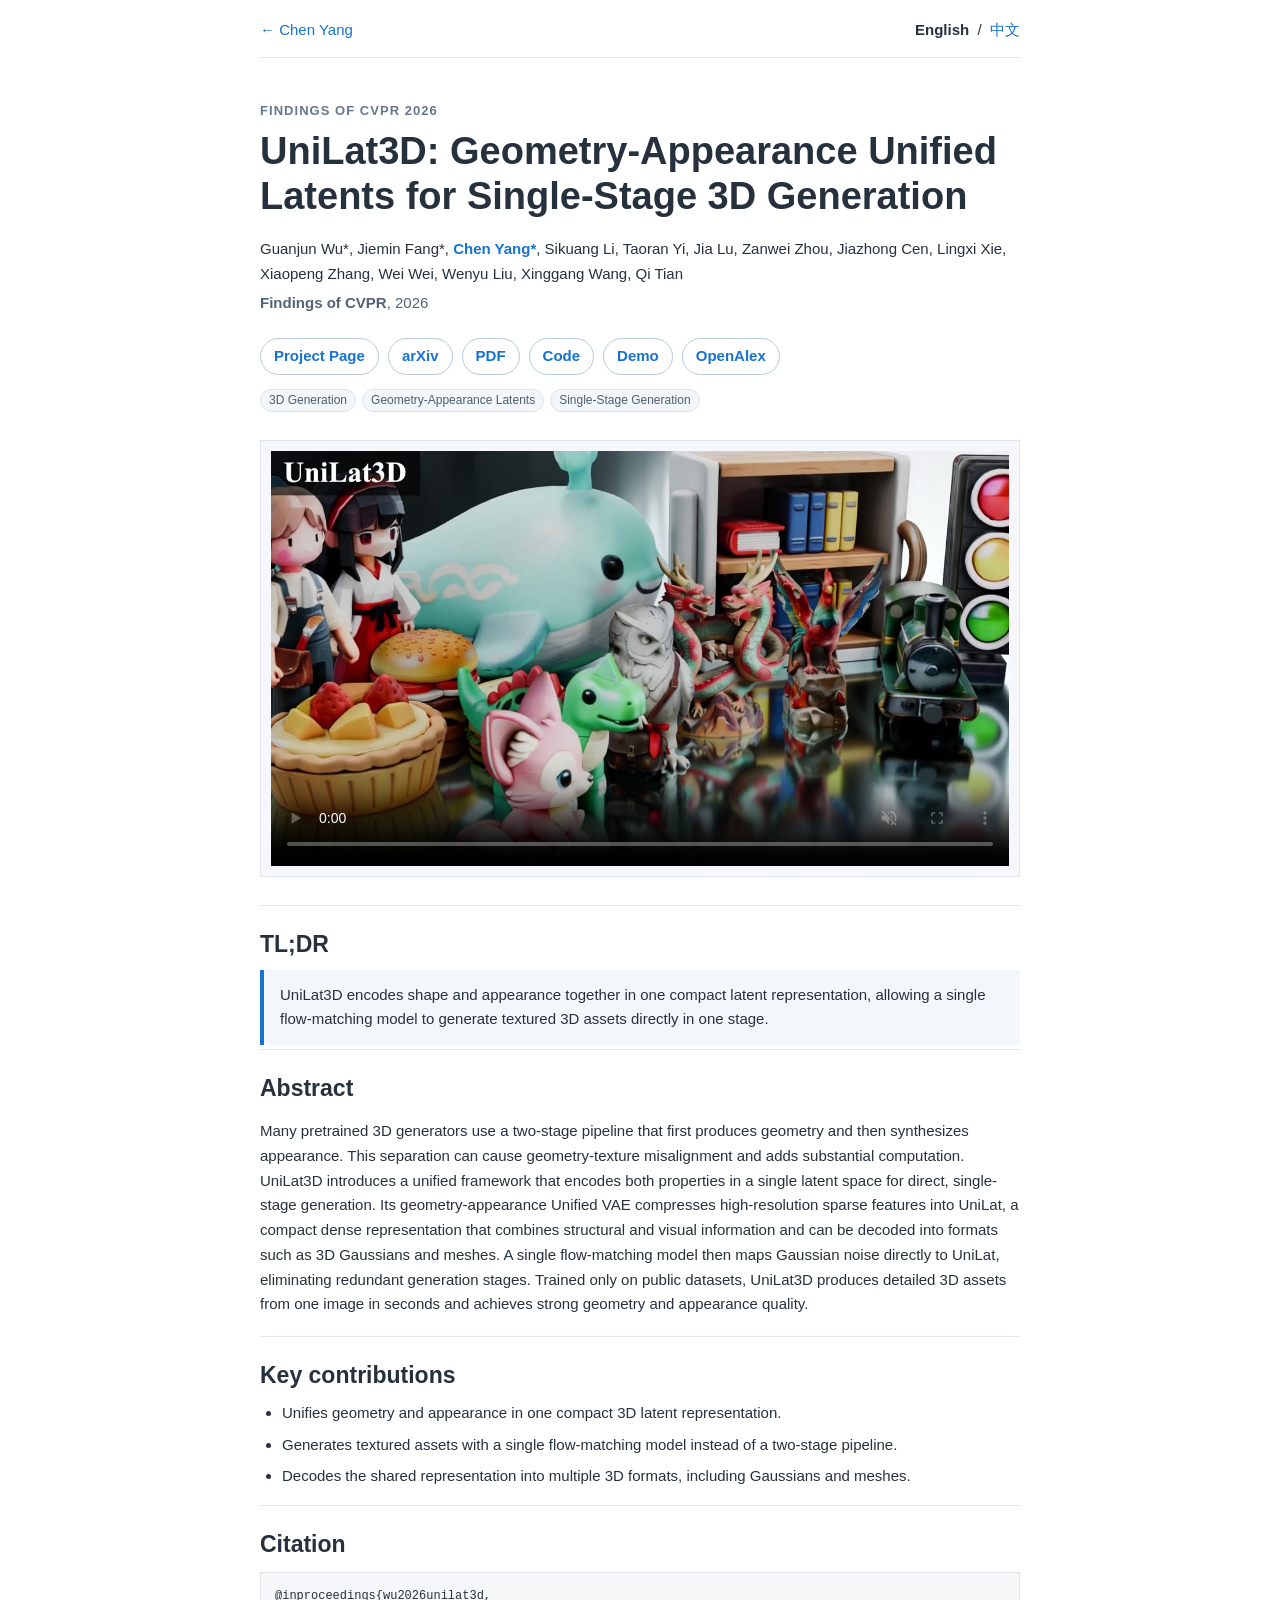
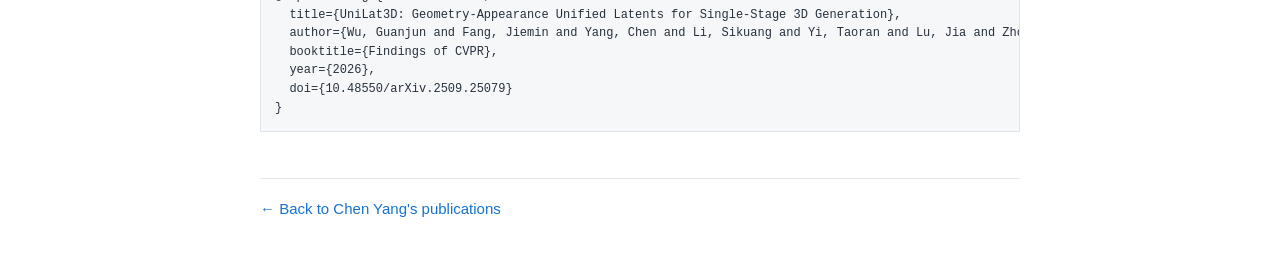
<file: papers/unilat3d.html>
<!DOCTYPE HTML>
<html lang="en">
<head>
  <meta charset="UTF-8"><meta name="viewport" content="width=device-width, initial-scale=1">
  <title>UniLat3D: Geometry-Appearance Unified Latents for Single-Stage 3D Generation | Chen Yang</title>
  <meta name="author" content="Guanjun Wu, Jiemin Fang, Chen Yang, Sikuang Li, Taoran Yi, Jia Lu, Zanwei Zhou, Jiazhong Cen, Lingxi Xie, Xiaopeng Zhang, Wei Wei, Wenyu Liu, Xinggang Wang, Qi Tian"><meta name="description" content="UniLat3D unifies geometry and appearance in a compact latent space for direct single-stage 3D asset generation."><meta name="robots" content="index, follow, max-image-preview:large">
  <link rel="canonical" href="https://chensjtu.github.io/papers/unilat3d.html"><link rel="alternate" hreflang="en" href="https://chensjtu.github.io/papers/unilat3d.html"><link rel="alternate" hreflang="zh-CN" href="https://chensjtu.github.io/papers/unilat3d_zh.html"><link rel="alternate" hreflang="x-default" href="https://chensjtu.github.io/papers/unilat3d.html"><link rel="stylesheet" href="../global.css">
  <meta property="og:type" content="article"><meta property="og:title" content="UniLat3D: Geometry-Appearance Unified Latents for Single-Stage 3D Generation"><meta property="og:description" content="A unified latent representation for efficient single-stage 3D generation."><meta property="og:url" content="https://chensjtu.github.io/papers/unilat3d.html"><meta property="og:image" content="https://chensjtu.github.io/images/unilat3d-teaser.jpg"><meta name="twitter:card" content="summary_large_image">
  <meta name="citation_title" content="UniLat3D: Geometry-Appearance Unified Latents for Single-Stage 3D Generation"><meta name="citation_author" content="Guanjun Wu"><meta name="citation_author" content="Jiemin Fang"><meta name="citation_author" content="Chen Yang"><meta name="citation_author" content="Sikuang Li"><meta name="citation_author" content="Taoran Yi"><meta name="citation_author" content="Jia Lu"><meta name="citation_author" content="Zanwei Zhou"><meta name="citation_author" content="Jiazhong Cen"><meta name="citation_author" content="Lingxi Xie"><meta name="citation_author" content="Xiaopeng Zhang"><meta name="citation_author" content="Wei Wei"><meta name="citation_author" content="Wenyu Liu"><meta name="citation_author" content="Xinggang Wang"><meta name="citation_author" content="Qi Tian"><meta name="citation_publication_date" content="2026"><meta name="citation_conference_title" content="Findings of the IEEE/CVF Conference on Computer Vision and Pattern Recognition"><meta name="citation_arxiv_id" content="2509.25079"><meta name="citation_pdf_url" content="https://arxiv.org/pdf/2509.25079">
  <meta name="citation_doi" content="10.48550/arXiv.2509.25079">
  <script type="application/ld+json">
  {"@context":"https://schema.org","@type":"ScholarlyArticle","@id":"https://chensjtu.github.io/papers/unilat3d.html#article","url":"https://chensjtu.github.io/papers/unilat3d.html","headline":"UniLat3D: Geometry-Appearance Unified Latents for Single-Stage 3D Generation","description":"UniLat3D unifies geometry and appearance in a compact latent space for direct single-stage 3D asset generation.","datePublished":"2025-09-29","inLanguage":"en","isAccessibleForFree":true,"image":"https://chensjtu.github.io/images/unilat3d-teaser.jpg","identifier":["arXiv:2509.25079","https://doi.org/10.48550/arXiv.2509.25079"],"sameAs":["https://arxiv.org/abs/2509.25079","https://unilat3d.github.io/","https://github.com/UniLat3D/UniLat3D"],"keywords":["3D generation","geometry-appearance unified latents","single-stage generation","flow matching","3D Gaussian splatting"],"author":[{"@type":"Person","name":"Guanjun Wu"},{"@type":"Person","name":"Jiemin Fang"},{"@type":"Person","@id":"https://chensjtu.github.io/#person","name":"Chen Yang","url":"https://chensjtu.github.io/"},{"@type":"Person","name":"Sikuang Li"},{"@type":"Person","name":"Taoran Yi"},{"@type":"Person","name":"Jia Lu"},{"@type":"Person","name":"Zanwei Zhou"},{"@type":"Person","name":"Jiazhong Cen"},{"@type":"Person","name":"Lingxi Xie"},{"@type":"Person","name":"Xiaopeng Zhang"},{"@type":"Person","name":"Wei Wei"},{"@type":"Person","name":"Wenyu Liu"},{"@type":"Person","name":"Xinggang Wang"},{"@type":"Person","name":"Qi Tian"}]}
  </script>
  <script type="application/ld+json">
  {"@context":"https://schema.org","@type":"ScholarlyArticle","@id":"https://chensjtu.github.io/papers/unilat3d.html#article","identifier":["https://doi.org/10.48550/arXiv.2509.25079","OpenAlex:W4415337644"],"sameAs":["https://openalex.org/W4415337644"]}
  </script>
  <script type="application/ld+json">
  {"@context":"https://schema.org","@type":"Person","@id":"https://chensjtu.github.io/#person","identifier":{"@type":"PropertyValue","propertyID":"ORCID","value":"0000-0003-4496-7849","url":"https://orcid.org/0000-0003-4496-7849"},"sameAs":"https://orcid.org/0000-0003-4496-7849"}
  </script>
</head>
<body class="paper-page">
  <main class="paper-page-shell">
    <nav class="paper-page-nav" aria-label="Paper navigation"><a href="../index.html">← Chen Yang</a><span><strong>English</strong> &nbsp;/&nbsp; <a href="unilat3d_zh.html" lang="zh-CN">中文</a></span></nav>
    <article>
      <header class="paper-page-header"><p class="paper-kicker">Findings of CVPR 2026</p><h1>UniLat3D: Geometry-Appearance Unified Latents for Single-Stage 3D Generation</h1><p class="paper-authors">Guanjun Wu*, Jiemin Fang*, <strong><a href="../index.html">Chen Yang*</a></strong>, Sikuang Li, Taoran Yi, Jia Lu, Zanwei Zhou, Jiazhong Cen, Lingxi Xie, Xiaopeng Zhang, Wei Wei, Wenyu Liu, Xinggang Wang, Qi Tian</p><p class="paper-venue"><strong>Findings of CVPR</strong>, 2026</p><div class="paper-resource-links" aria-label="Paper resources"><a href="https://unilat3d.github.io/">Project Page</a><a href="https://arxiv.org/abs/2509.25079">arXiv</a><a href="https://arxiv.org/pdf/2509.25079">PDF</a><a href="https://github.com/UniLat3D/UniLat3D">Code</a><a href="https://huggingface.co/spaces/UniLat3D/UniLat3D">Demo</a><a href="https://openalex.org/W4415337644">OpenAlex</a></div><ul class="paper-tags" aria-label="Research keywords"><li>3D Generation</li><li>Geometry-Appearance Latents</li><li>Single-Stage Generation</li></ul></header>
      <figure class="paper-hero"><video autoplay loop muted controls playsinline preload="metadata" poster="../images/unilat3d-teaser.jpg"><source src="../videos/unilat3d.mp4" type="video/mp4">Your browser does not support the video tag.</video></figure>
      <section class="paper-section" aria-labelledby="unilat-tldr"><h2 id="unilat-tldr">TL;DR</h2><p class="paper-summary">UniLat3D encodes shape and appearance together in one compact latent representation, allowing a single flow-matching model to generate textured 3D assets directly in one stage.</p></section>
      <section class="paper-section" aria-labelledby="unilat-abstract"><h2 id="unilat-abstract">Abstract</h2><p>Many pretrained 3D generators use a two-stage pipeline that first produces geometry and then synthesizes appearance. This separation can cause geometry-texture misalignment and adds substantial computation. UniLat3D introduces a unified framework that encodes both properties in a single latent space for direct, single-stage generation. Its geometry-appearance Unified VAE compresses high-resolution sparse features into UniLat, a compact dense representation that combines structural and visual information and can be decoded into formats such as 3D Gaussians and meshes. A single flow-matching model then maps Gaussian noise directly to UniLat, eliminating redundant generation stages. Trained only on public datasets, UniLat3D produces detailed 3D assets from one image in seconds and achieves strong geometry and appearance quality.</p></section>
      <section class="paper-section" aria-labelledby="unilat-contributions"><h2 id="unilat-contributions">Key contributions</h2><ul class="paper-contributions"><li>Unifies geometry and appearance in one compact 3D latent representation.</li><li>Generates textured assets with a single flow-matching model instead of a two-stage pipeline.</li><li>Decodes the shared representation into multiple 3D formats, including Gaussians and meshes.</li></ul></section>
      <section class="paper-section" aria-labelledby="unilat-citation"><h2 id="unilat-citation">Citation</h2><pre class="paper-citation">@inproceedings{wu2026unilat3d,
  title={UniLat3D: Geometry-Appearance Unified Latents for Single-Stage 3D Generation},
  author={Wu, Guanjun and Fang, Jiemin and Yang, Chen and Li, Sikuang and Yi, Taoran and Lu, Jia and Zhou, Zanwei and Cen, Jiazhong and Xie, Lingxi and Zhang, Xiaopeng and Wei, Wei and Liu, Wenyu and Wang, Xinggang and Tian, Qi},
  booktitle={Findings of CVPR},
  year={2026},
  doi={10.48550/arXiv.2509.25079}
}</pre></section>
    </article>
    <footer class="paper-page-footer"><a href="../index.html#publications">← Back to Chen Yang's publications</a></footer>
  </main>
</body>
</html>
</file>
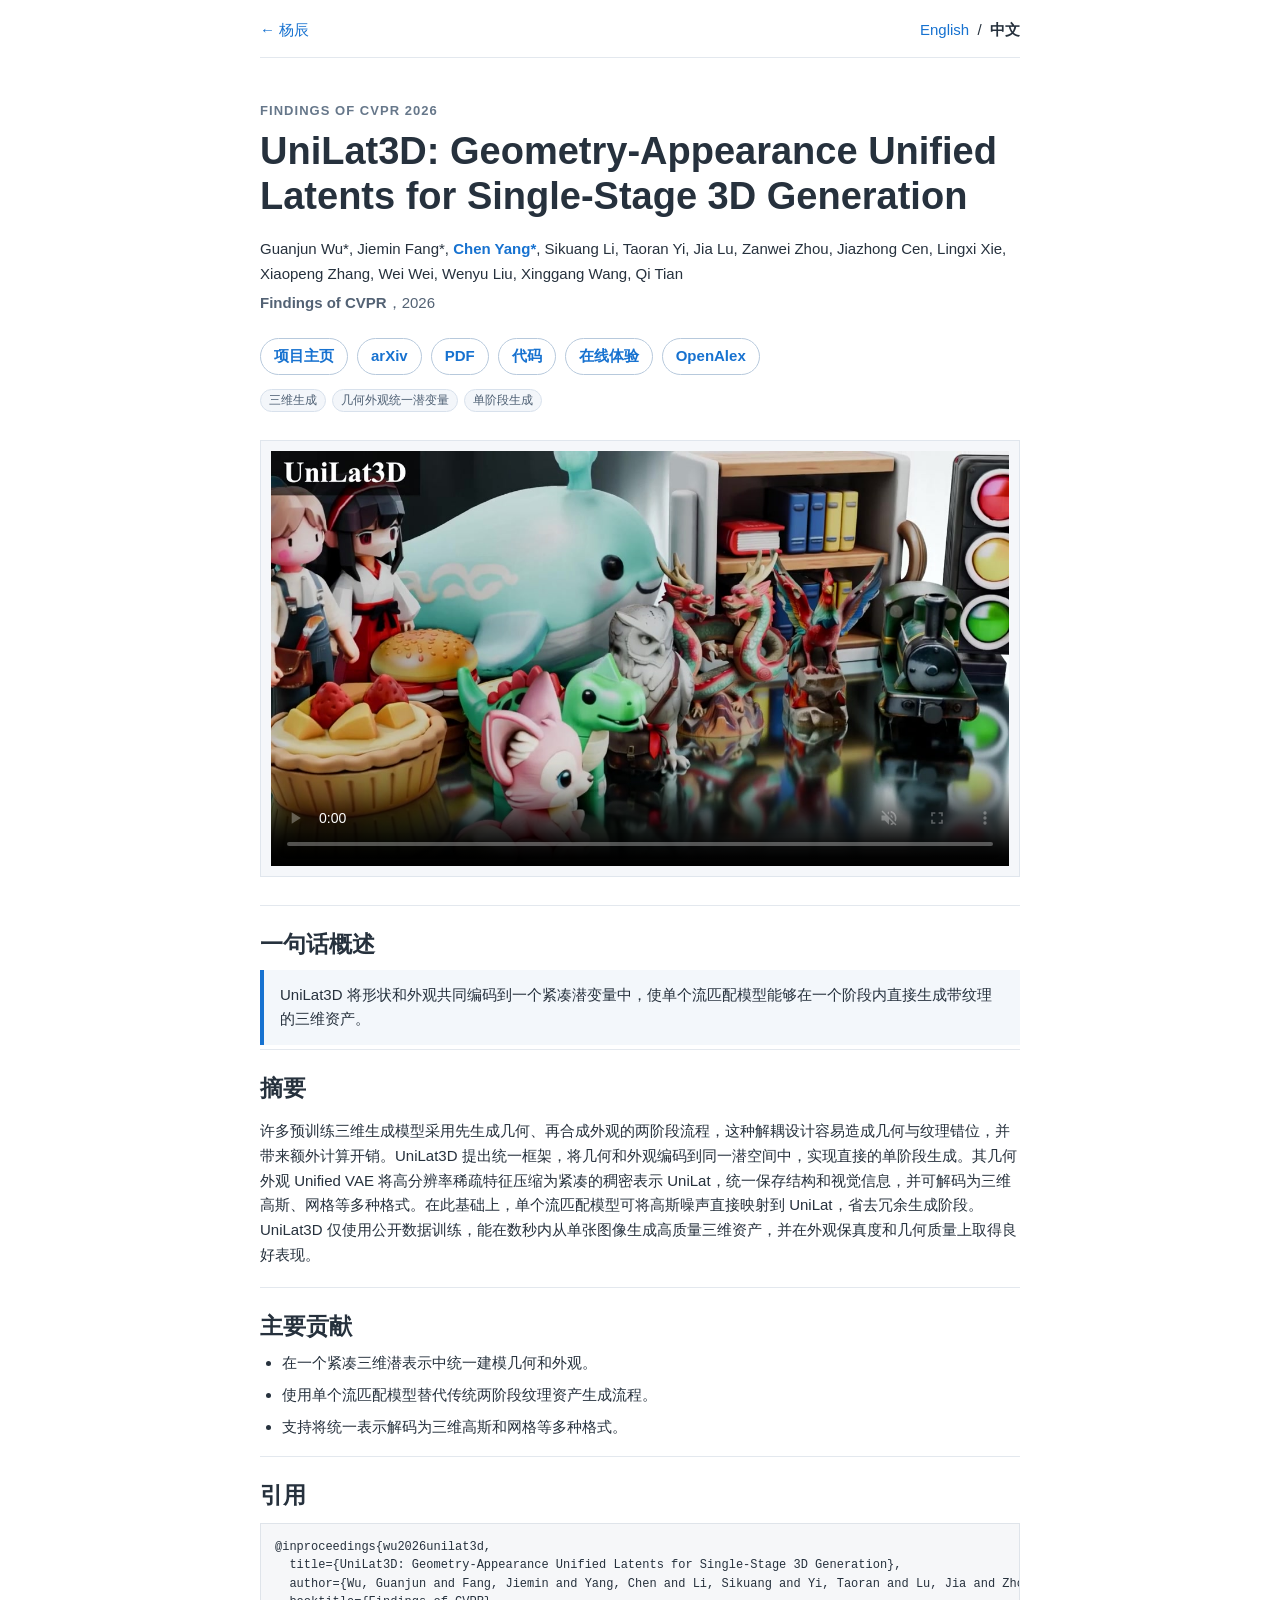
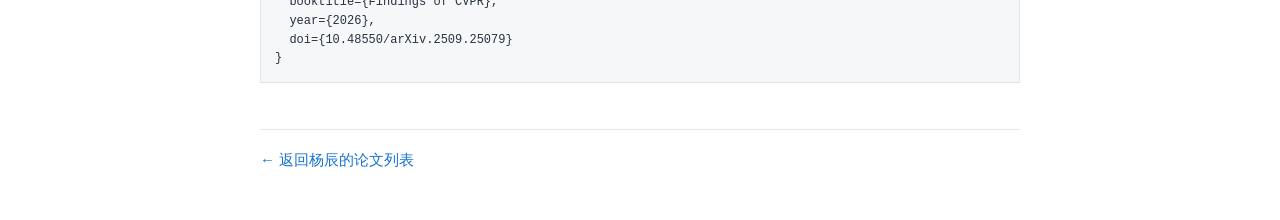
<file: papers/unilat3d_zh.html>
<!DOCTYPE HTML>
<html lang="zh-CN">
<head>
  <meta charset="UTF-8"><meta name="viewport" content="width=device-width, initial-scale=1"><title>UniLat3D：几何与外观统一潜变量的单阶段三维生成 | 杨辰</title><meta name="author" content="Guanjun Wu, Jiemin Fang, Chen Yang, Sikuang Li, Taoran Yi, Jia Lu, Zanwei Zhou, Jiazhong Cen, Lingxi Xie, Xiaopeng Zhang, Wei Wei, Wenyu Liu, Xinggang Wang, Qi Tian"><meta name="description" content="UniLat3D 在紧凑潜空间中统一几何与外观，实现直接的单阶段三维资产生成。"><meta name="robots" content="index, follow, max-image-preview:large">
  <link rel="canonical" href="https://chensjtu.github.io/papers/unilat3d_zh.html"><link rel="alternate" hreflang="en" href="https://chensjtu.github.io/papers/unilat3d.html"><link rel="alternate" hreflang="zh-CN" href="https://chensjtu.github.io/papers/unilat3d_zh.html"><link rel="alternate" hreflang="x-default" href="https://chensjtu.github.io/papers/unilat3d.html"><link rel="stylesheet" href="../global.css">
  <meta property="og:type" content="article"><meta property="og:title" content="UniLat3D: Geometry-Appearance Unified Latents for Single-Stage 3D Generation"><meta property="og:description" content="用于高效单阶段三维生成的几何外观统一潜变量。"><meta property="og:url" content="https://chensjtu.github.io/papers/unilat3d_zh.html"><meta property="og:image" content="https://chensjtu.github.io/images/unilat3d-teaser.jpg"><meta name="twitter:card" content="summary_large_image">
  <meta name="citation_title" content="UniLat3D: Geometry-Appearance Unified Latents for Single-Stage 3D Generation"><meta name="citation_author" content="Guanjun Wu"><meta name="citation_author" content="Jiemin Fang"><meta name="citation_author" content="Chen Yang"><meta name="citation_author" content="Sikuang Li"><meta name="citation_author" content="Taoran Yi"><meta name="citation_author" content="Jia Lu"><meta name="citation_author" content="Zanwei Zhou"><meta name="citation_author" content="Jiazhong Cen"><meta name="citation_author" content="Lingxi Xie"><meta name="citation_author" content="Xiaopeng Zhang"><meta name="citation_author" content="Wei Wei"><meta name="citation_author" content="Wenyu Liu"><meta name="citation_author" content="Xinggang Wang"><meta name="citation_author" content="Qi Tian"><meta name="citation_publication_date" content="2026"><meta name="citation_conference_title" content="Findings of the IEEE/CVF Conference on Computer Vision and Pattern Recognition"><meta name="citation_arxiv_id" content="2509.25079"><meta name="citation_pdf_url" content="https://arxiv.org/pdf/2509.25079">
  <meta name="citation_doi" content="10.48550/arXiv.2509.25079">
  <script type="application/ld+json">
  {"@context":"https://schema.org","@type":"ScholarlyArticle","@id":"https://chensjtu.github.io/papers/unilat3d.html#article","url":"https://chensjtu.github.io/papers/unilat3d_zh.html","headline":"UniLat3D: Geometry-Appearance Unified Latents for Single-Stage 3D Generation","description":"UniLat3D 在紧凑潜空间中统一几何与外观，实现直接的单阶段三维资产生成。","datePublished":"2025-09-29","inLanguage":"en","isAccessibleForFree":true,"image":"https://chensjtu.github.io/images/unilat3d-teaser.jpg","identifier":["arXiv:2509.25079","https://doi.org/10.48550/arXiv.2509.25079"],"sameAs":["https://arxiv.org/abs/2509.25079","https://unilat3d.github.io/","https://github.com/UniLat3D/UniLat3D"],"keywords":["三维生成","几何外观统一潜变量","单阶段生成","流匹配"],"author":[{"@type":"Person","name":"Guanjun Wu"},{"@type":"Person","name":"Jiemin Fang"},{"@type":"Person","@id":"https://chensjtu.github.io/#person","name":"Chen Yang","url":"https://chensjtu.github.io/"},{"@type":"Person","name":"Sikuang Li"},{"@type":"Person","name":"Taoran Yi"},{"@type":"Person","name":"Jia Lu"},{"@type":"Person","name":"Zanwei Zhou"},{"@type":"Person","name":"Jiazhong Cen"},{"@type":"Person","name":"Lingxi Xie"},{"@type":"Person","name":"Xiaopeng Zhang"},{"@type":"Person","name":"Wei Wei"},{"@type":"Person","name":"Wenyu Liu"},{"@type":"Person","name":"Xinggang Wang"},{"@type":"Person","name":"Qi Tian"}]}
  </script>
  <script type="application/ld+json">
  {"@context":"https://schema.org","@type":"WebPage","@id":"https://chensjtu.github.io/papers/unilat3d_zh.html#page","url":"https://chensjtu.github.io/papers/unilat3d_zh.html","inLanguage":"zh-CN","mainEntity":{"@id":"https://chensjtu.github.io/papers/unilat3d.html#article"}}
  </script>
  <script type="application/ld+json">
  {"@context":"https://schema.org","@type":"Person","@id":"https://chensjtu.github.io/#person","identifier":{"@type":"PropertyValue","propertyID":"ORCID","value":"0000-0003-4496-7849","url":"https://orcid.org/0000-0003-4496-7849"},"sameAs":"https://orcid.org/0000-0003-4496-7849"}
  </script>
</head>
<body class="paper-page">
  <main class="paper-page-shell">
    <nav class="paper-page-nav" aria-label="论文导航"><a href="../index_zh.html">← 杨辰</a><span><a href="unilat3d.html" lang="en">English</a> &nbsp;/&nbsp; <strong>中文</strong></span></nav>
    <article>
      <header class="paper-page-header"><p class="paper-kicker">Findings of CVPR 2026</p><h1>UniLat3D: Geometry-Appearance Unified Latents for Single-Stage 3D Generation</h1><p class="paper-authors">Guanjun Wu*, Jiemin Fang*, <strong><a href="../index_zh.html">Chen Yang*</a></strong>, Sikuang Li, Taoran Yi, Jia Lu, Zanwei Zhou, Jiazhong Cen, Lingxi Xie, Xiaopeng Zhang, Wei Wei, Wenyu Liu, Xinggang Wang, Qi Tian</p><p class="paper-venue"><strong>Findings of CVPR</strong>，2026</p><div class="paper-resource-links" aria-label="论文资源"><a href="https://unilat3d.github.io/">项目主页</a><a href="https://arxiv.org/abs/2509.25079">arXiv</a><a href="https://arxiv.org/pdf/2509.25079">PDF</a><a href="https://github.com/UniLat3D/UniLat3D">代码</a><a href="https://huggingface.co/spaces/UniLat3D/UniLat3D">在线体验</a><a href="https://openalex.org/W4415337644">OpenAlex</a></div><ul class="paper-tags" aria-label="研究关键词"><li>三维生成</li><li>几何外观统一潜变量</li><li>单阶段生成</li></ul></header>
      <figure class="paper-hero"><video autoplay loop muted controls playsinline preload="metadata" poster="../images/unilat3d-teaser.jpg"><source src="../videos/unilat3d.mp4" type="video/mp4">你的浏览器不支持视频播放。</video></figure>
      <section class="paper-section" aria-labelledby="unilat-zh-tldr"><h2 id="unilat-zh-tldr">一句话概述</h2><p class="paper-summary">UniLat3D 将形状和外观共同编码到一个紧凑潜变量中，使单个流匹配模型能够在一个阶段内直接生成带纹理的三维资产。</p></section>
      <section class="paper-section" aria-labelledby="unilat-zh-abstract"><h2 id="unilat-zh-abstract">摘要</h2><p>许多预训练三维生成模型采用先生成几何、再合成外观的两阶段流程，这种解耦设计容易造成几何与纹理错位，并带来额外计算开销。UniLat3D 提出统一框架，将几何和外观编码到同一潜空间中，实现直接的单阶段生成。其几何外观 Unified VAE 将高分辨率稀疏特征压缩为紧凑的稠密表示 UniLat，统一保存结构和视觉信息，并可解码为三维高斯、网格等多种格式。在此基础上，单个流匹配模型可将高斯噪声直接映射到 UniLat，省去冗余生成阶段。UniLat3D 仅使用公开数据训练，能在数秒内从单张图像生成高质量三维资产，并在外观保真度和几何质量上取得良好表现。</p></section>
      <section class="paper-section" aria-labelledby="unilat-zh-contributions"><h2 id="unilat-zh-contributions">主要贡献</h2><ul class="paper-contributions"><li>在一个紧凑三维潜表示中统一建模几何和外观。</li><li>使用单个流匹配模型替代传统两阶段纹理资产生成流程。</li><li>支持将统一表示解码为三维高斯和网格等多种格式。</li></ul></section>
      <section class="paper-section" aria-labelledby="unilat-zh-citation"><h2 id="unilat-zh-citation">引用</h2><pre class="paper-citation">@inproceedings{wu2026unilat3d,
  title={UniLat3D: Geometry-Appearance Unified Latents for Single-Stage 3D Generation},
  author={Wu, Guanjun and Fang, Jiemin and Yang, Chen and Li, Sikuang and Yi, Taoran and Lu, Jia and Zhou, Zanwei and Cen, Jiazhong and Xie, Lingxi and Zhang, Xiaopeng and Wei, Wei and Liu, Wenyu and Wang, Xinggang and Tian, Qi},
  booktitle={Findings of CVPR},
  year={2026},
  doi={10.48550/arXiv.2509.25079}
}</pre></section>
    </article>
    <footer class="paper-page-footer"><a href="../index_zh.html#publications">← 返回杨辰的论文列表</a></footer>
  </main>
</body>
</html>
</file>
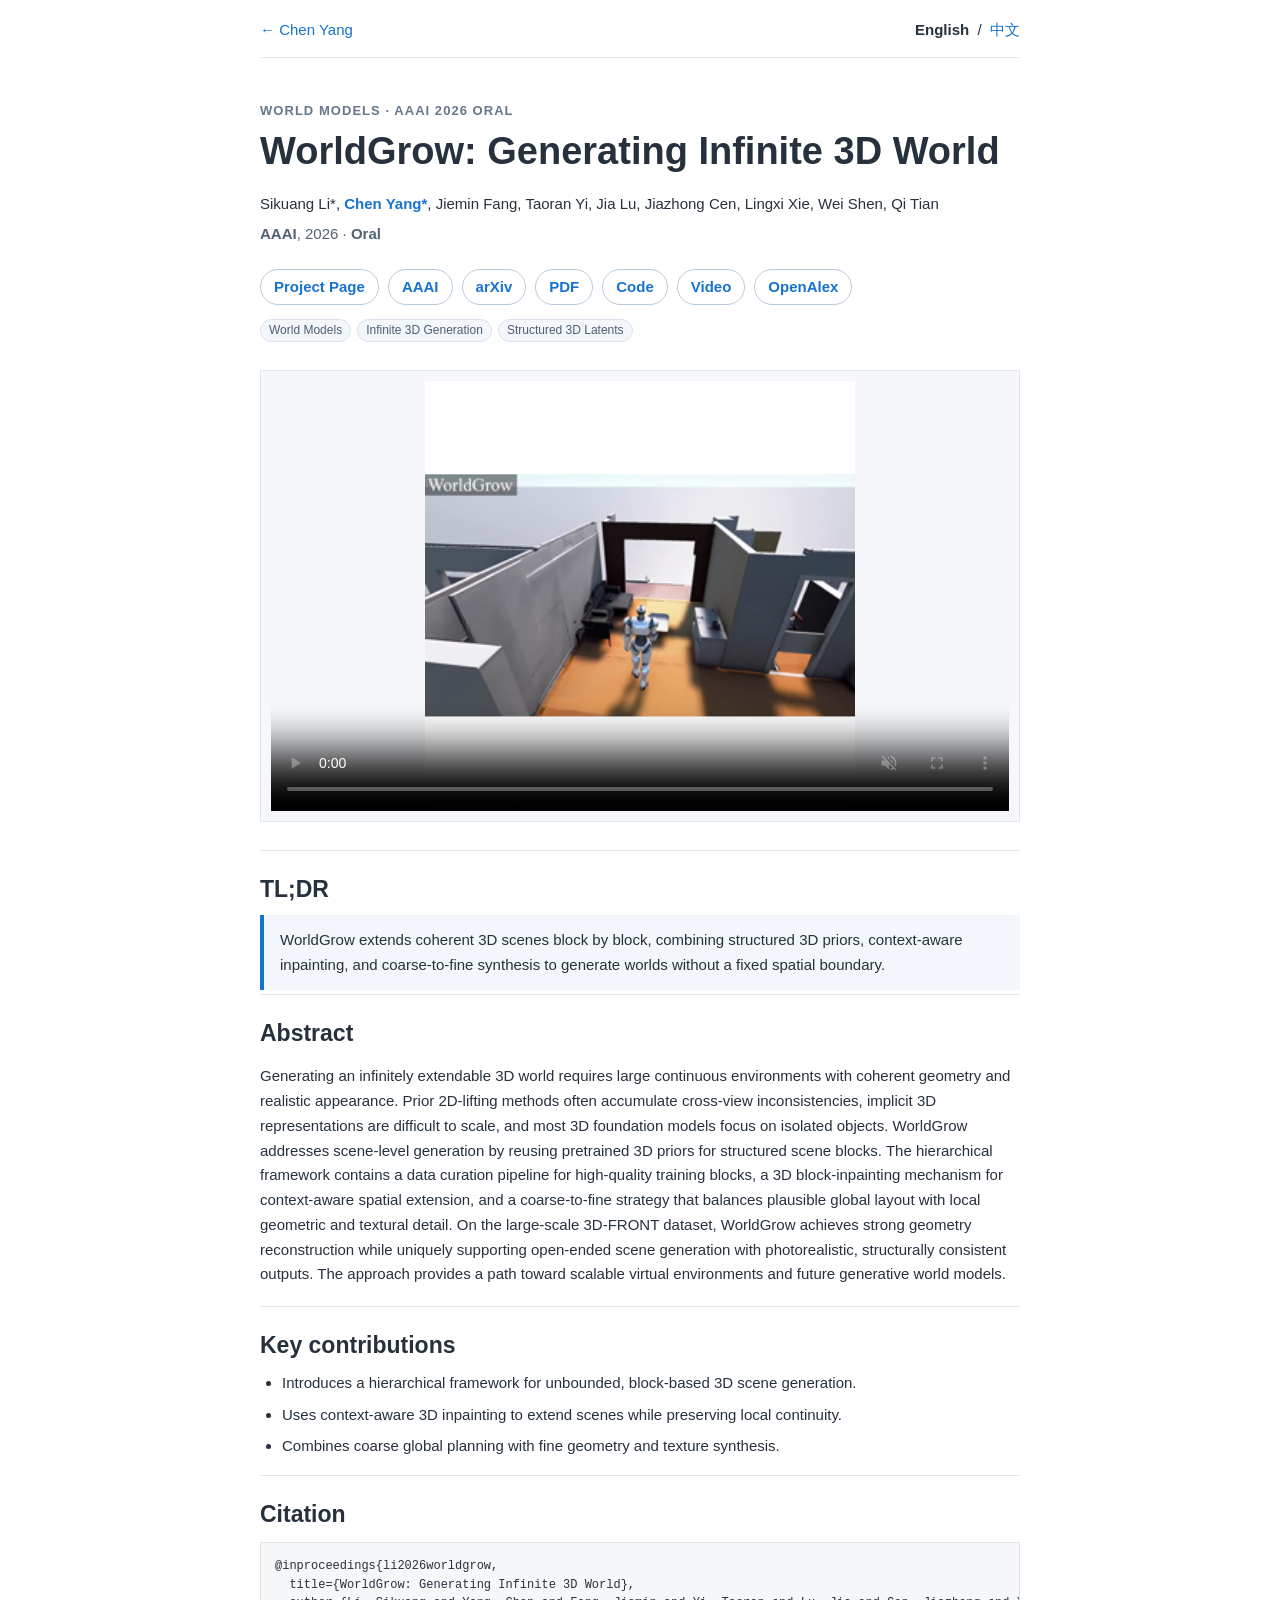
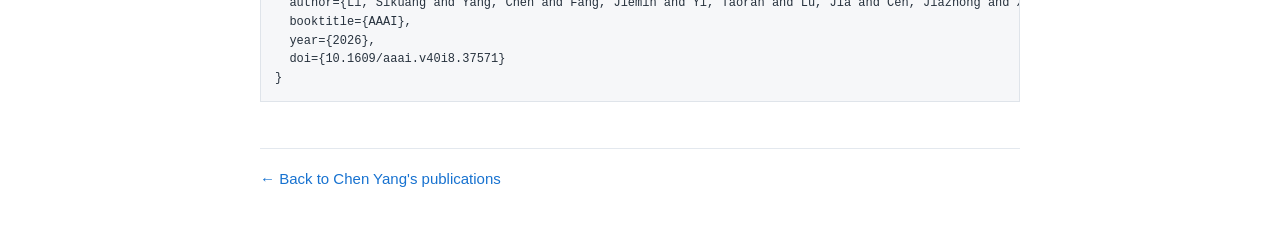
<file: papers/worldgrow.html>
<!DOCTYPE HTML>
<html lang="en">
<head>
  <meta charset="UTF-8"><meta name="viewport" content="width=device-width, initial-scale=1"><title>WorldGrow: Generating Infinite 3D World | Chen Yang</title><meta name="author" content="Sikuang Li, Chen Yang, Jiemin Fang, Taoran Yi, Jia Lu, Jiazhong Cen, Lingxi Xie, Wei Shen, Qi Tian"><meta name="description" content="WorldGrow hierarchically generates coherent, infinitely extendable 3D environments from structured 3D scene blocks."><meta name="robots" content="index, follow, max-image-preview:large">
  <link rel="canonical" href="https://chensjtu.github.io/papers/worldgrow.html"><link rel="alternate" hreflang="en" href="https://chensjtu.github.io/papers/worldgrow.html"><link rel="alternate" hreflang="zh-CN" href="https://chensjtu.github.io/papers/worldgrow_zh.html"><link rel="alternate" hreflang="x-default" href="https://chensjtu.github.io/papers/worldgrow.html"><link rel="stylesheet" href="../global.css">
  <meta property="og:type" content="article"><meta property="og:title" content="WorldGrow: Generating Infinite 3D World"><meta property="og:description" content="Hierarchical generation of infinitely extendable 3D worlds."><meta property="og:url" content="https://chensjtu.github.io/papers/worldgrow.html"><meta property="og:image" content="https://chensjtu.github.io/images/highlight-worldgrow.png"><meta name="twitter:card" content="summary_large_image">
  <meta name="citation_title" content="WorldGrow: Generating Infinite 3D World"><meta name="citation_author" content="Sikuang Li"><meta name="citation_author" content="Chen Yang"><meta name="citation_author" content="Jiemin Fang"><meta name="citation_author" content="Taoran Yi"><meta name="citation_author" content="Jia Lu"><meta name="citation_author" content="Jiazhong Cen"><meta name="citation_author" content="Lingxi Xie"><meta name="citation_author" content="Wei Shen"><meta name="citation_author" content="Qi Tian"><meta name="citation_publication_date" content="2026"><meta name="citation_conference_title" content="AAAI Conference on Artificial Intelligence"><meta name="citation_arxiv_id" content="2510.21682"><meta name="citation_pdf_url" content="https://arxiv.org/pdf/2510.21682">
  <meta name="citation_doi" content="10.1609/aaai.v40i8.37571">
  <script type="application/ld+json">
  {"@context":"https://schema.org","@type":"ScholarlyArticle","@id":"https://chensjtu.github.io/papers/worldgrow.html#article","url":"https://chensjtu.github.io/papers/worldgrow.html","headline":"WorldGrow: Generating Infinite 3D World","description":"WorldGrow hierarchically generates coherent, infinitely extendable 3D environments from structured 3D scene blocks.","datePublished":"2025-10-24","inLanguage":"en","isAccessibleForFree":true,"image":"https://chensjtu.github.io/images/highlight-worldgrow.png","identifier":["arXiv:2510.21682","https://doi.org/10.48550/arXiv.2510.21682"],"sameAs":["https://arxiv.org/abs/2510.21682","https://world-grow.github.io/","https://github.com/world-grow/WorldGrow"],"award":"AAAI 2026 Oral","keywords":["world models","infinite 3D world generation","structured 3D latents","3D scene generation","block inpainting"],"author":[{"@type":"Person","name":"Sikuang Li"},{"@type":"Person","@id":"https://chensjtu.github.io/#person","name":"Chen Yang","url":"https://chensjtu.github.io/"},{"@type":"Person","name":"Jiemin Fang"},{"@type":"Person","name":"Taoran Yi"},{"@type":"Person","name":"Jia Lu"},{"@type":"Person","name":"Jiazhong Cen"},{"@type":"Person","name":"Lingxi Xie"},{"@type":"Person","name":"Wei Shen"},{"@type":"Person","name":"Qi Tian"}]}
  </script>
  <script type="application/ld+json">
  {"@context":"https://schema.org","@type":"ScholarlyArticle","@id":"https://chensjtu.github.io/papers/worldgrow.html#article","dateCreated":"2025-10-24","identifier":["https://doi.org/10.1609/aaai.v40i8.37571","https://doi.org/10.48550/arXiv.2510.21682","OpenAlex:W7138420520"],"sameAs":["https://doi.org/10.1609/aaai.v40i8.37571","https://ojs.aaai.org/index.php/AAAI/article/view/37571","https://openalex.org/W7138420520"]}
  </script>
  <script type="application/ld+json">
  {"@context":"https://schema.org","@type":"Person","@id":"https://chensjtu.github.io/#person","identifier":{"@type":"PropertyValue","propertyID":"ORCID","value":"0000-0003-4496-7849","url":"https://orcid.org/0000-0003-4496-7849"},"sameAs":"https://orcid.org/0000-0003-4496-7849"}
  </script>
</head>
<body class="paper-page">
  <main class="paper-page-shell">
    <nav class="paper-page-nav" aria-label="Paper navigation"><a href="../index.html">← Chen Yang</a><span><strong>English</strong> &nbsp;/&nbsp; <a href="worldgrow_zh.html" lang="zh-CN">中文</a></span></nav>
    <article>
      <header class="paper-page-header"><p class="paper-kicker">World models · AAAI 2026 Oral</p><h1>WorldGrow: Generating Infinite 3D World</h1><p class="paper-authors">Sikuang Li*, <strong><a href="../index.html">Chen Yang*</a></strong>, Jiemin Fang, Taoran Yi, Jia Lu, Jiazhong Cen, Lingxi Xie, Wei Shen, Qi Tian</p><p class="paper-venue"><strong>AAAI</strong>, 2026 · <strong>Oral</strong></p><div class="paper-resource-links" aria-label="Paper resources"><a href="https://world-grow.github.io/">Project Page</a><a href="https://ojs.aaai.org/index.php/AAAI/article/view/37571">AAAI</a><a href="https://arxiv.org/abs/2510.21682">arXiv</a><a href="https://arxiv.org/pdf/2510.21682">PDF</a><a href="https://github.com/world-grow/WorldGrow">Code</a><a href="https://www.youtube.com/watch?v=blVXMwGHQO4">Video</a><a href="https://openalex.org/W7138420520">OpenAlex</a></div><ul class="paper-tags" aria-label="Research keywords"><li>World Models</li><li>Infinite 3D Generation</li><li>Structured 3D Latents</li></ul></header>
      <figure class="paper-hero"><video autoplay loop muted controls playsinline preload="metadata" poster="../images/highlight-worldgrow.png"><source src="../videos/worldgrow.mp4" type="video/mp4">Your browser does not support the video tag.</video></figure>
      <section class="paper-section" aria-labelledby="worldgrow-tldr"><h2 id="worldgrow-tldr">TL;DR</h2><p class="paper-summary">WorldGrow extends coherent 3D scenes block by block, combining structured 3D priors, context-aware inpainting, and coarse-to-fine synthesis to generate worlds without a fixed spatial boundary.</p></section>
      <section class="paper-section" aria-labelledby="worldgrow-abstract"><h2 id="worldgrow-abstract">Abstract</h2><p>Generating an infinitely extendable 3D world requires large continuous environments with coherent geometry and realistic appearance. Prior 2D-lifting methods often accumulate cross-view inconsistencies, implicit 3D representations are difficult to scale, and most 3D foundation models focus on isolated objects. WorldGrow addresses scene-level generation by reusing pretrained 3D priors for structured scene blocks. The hierarchical framework contains a data curation pipeline for high-quality training blocks, a 3D block-inpainting mechanism for context-aware spatial extension, and a coarse-to-fine strategy that balances plausible global layout with local geometric and textural detail. On the large-scale 3D-FRONT dataset, WorldGrow achieves strong geometry reconstruction while uniquely supporting open-ended scene generation with photorealistic, structurally consistent outputs. The approach provides a path toward scalable virtual environments and future generative world models.</p></section>
      <section class="paper-section" aria-labelledby="worldgrow-contributions"><h2 id="worldgrow-contributions">Key contributions</h2><ul class="paper-contributions"><li>Introduces a hierarchical framework for unbounded, block-based 3D scene generation.</li><li>Uses context-aware 3D inpainting to extend scenes while preserving local continuity.</li><li>Combines coarse global planning with fine geometry and texture synthesis.</li></ul></section>
      <section class="paper-section" aria-labelledby="worldgrow-citation"><h2 id="worldgrow-citation">Citation</h2><pre class="paper-citation">@inproceedings{li2026worldgrow,
  title={WorldGrow: Generating Infinite 3D World},
  author={Li, Sikuang and Yang, Chen and Fang, Jiemin and Yi, Taoran and Lu, Jia and Cen, Jiazhong and Xie, Lingxi and Shen, Wei and Tian, Qi},
  booktitle={AAAI},
  year={2026},
  doi={10.1609/aaai.v40i8.37571}
}</pre></section>
    </article>
    <footer class="paper-page-footer"><a href="../index.html#publications">← Back to Chen Yang's publications</a></footer>
  </main>
</body>
</html>
</file>
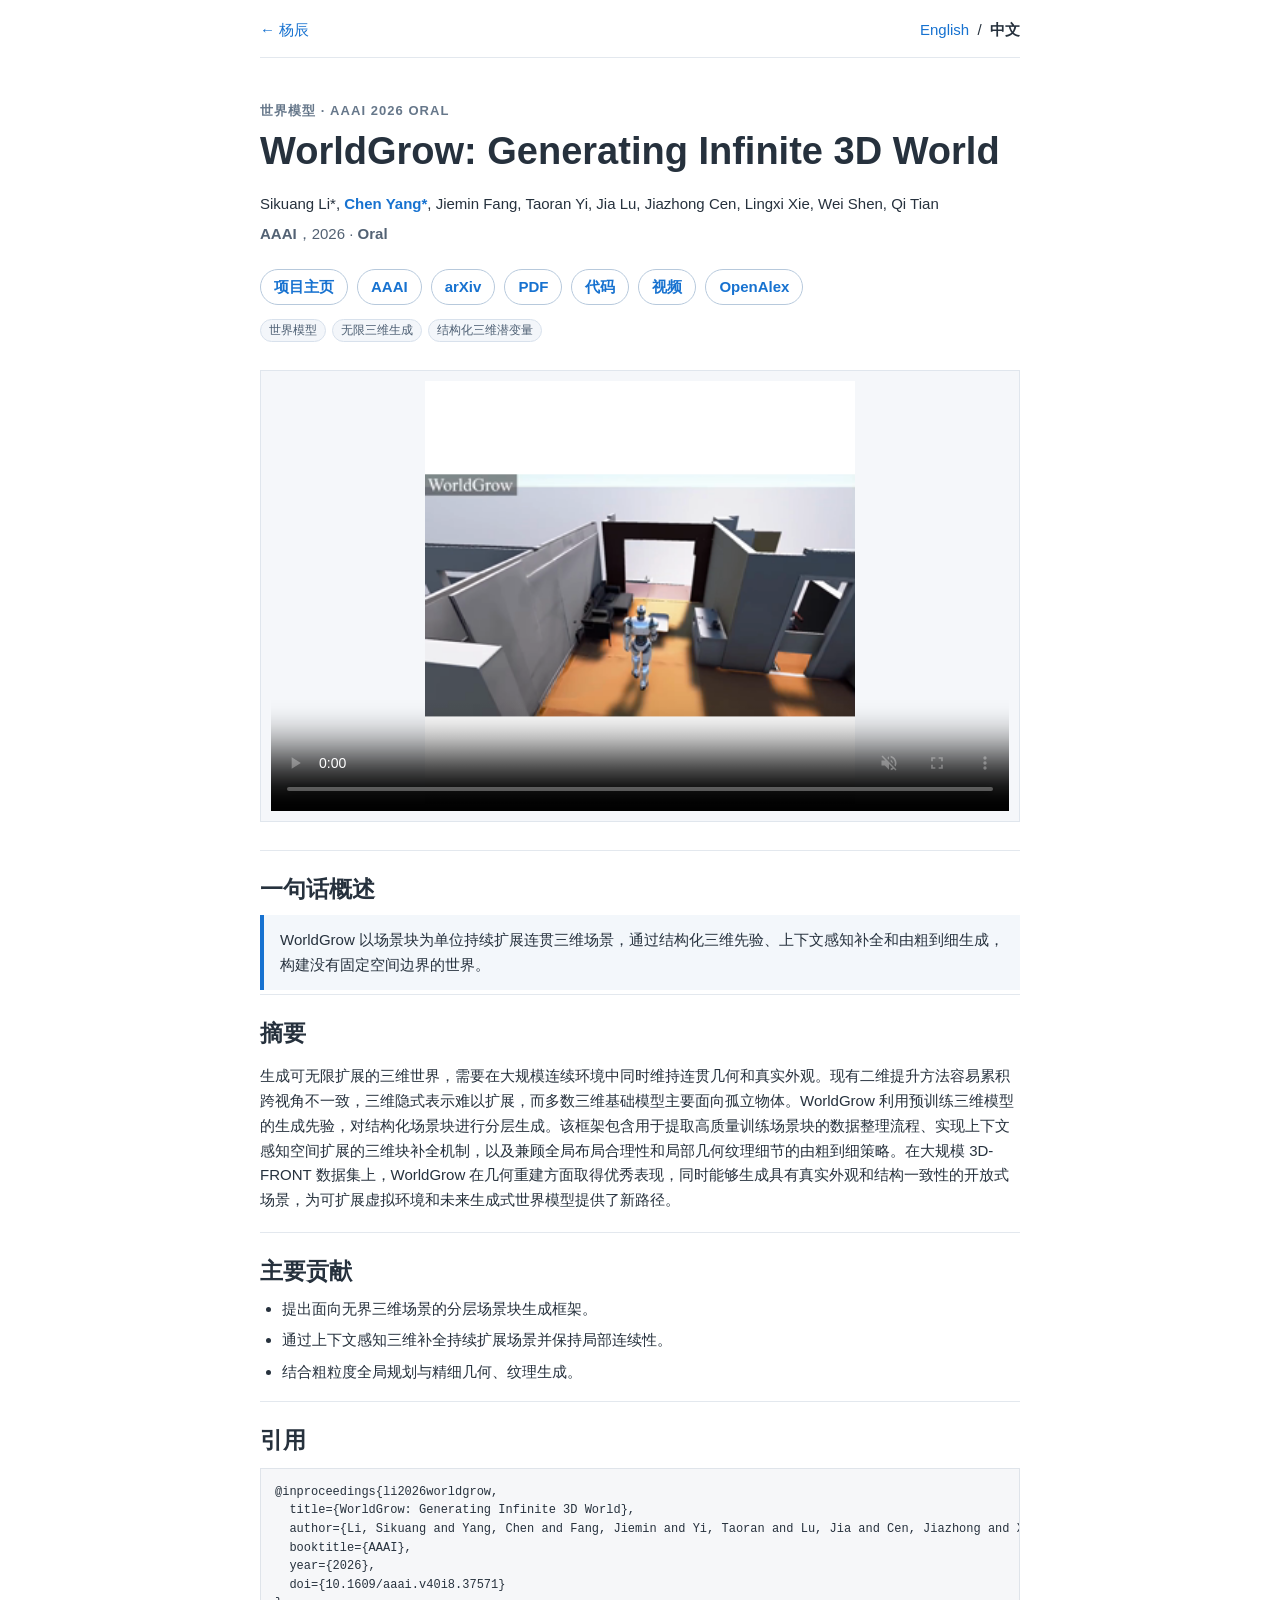
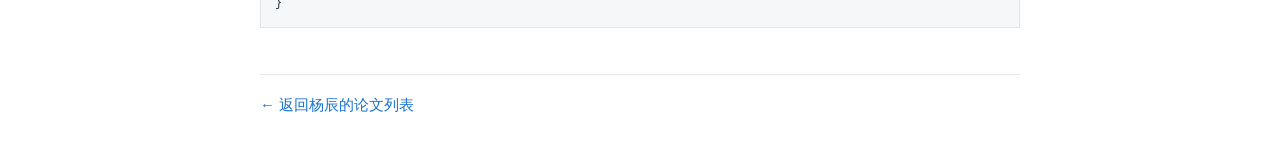
<file: papers/worldgrow_zh.html>
<!DOCTYPE HTML>
<html lang="zh-CN">
<head>
  <meta charset="UTF-8"><meta name="viewport" content="width=device-width, initial-scale=1"><title>WorldGrow：生成无限三维世界 | 杨辰</title><meta name="author" content="Sikuang Li, Chen Yang, Jiemin Fang, Taoran Yi, Jia Lu, Jiazhong Cen, Lingxi Xie, Wei Shen, Qi Tian"><meta name="description" content="WorldGrow 基于结构化三维场景块，分层生成连贯且可无限扩展的三维环境。"><meta name="robots" content="index, follow, max-image-preview:large">
  <link rel="canonical" href="https://chensjtu.github.io/papers/worldgrow_zh.html"><link rel="alternate" hreflang="en" href="https://chensjtu.github.io/papers/worldgrow.html"><link rel="alternate" hreflang="zh-CN" href="https://chensjtu.github.io/papers/worldgrow_zh.html"><link rel="alternate" hreflang="x-default" href="https://chensjtu.github.io/papers/worldgrow.html"><link rel="stylesheet" href="../global.css">
  <meta property="og:type" content="article"><meta property="og:title" content="WorldGrow: Generating Infinite 3D World"><meta property="og:description" content="分层生成可无限扩展的三维世界。"><meta property="og:url" content="https://chensjtu.github.io/papers/worldgrow_zh.html"><meta property="og:image" content="https://chensjtu.github.io/images/highlight-worldgrow.png"><meta name="twitter:card" content="summary_large_image">
  <meta name="citation_title" content="WorldGrow: Generating Infinite 3D World"><meta name="citation_author" content="Sikuang Li"><meta name="citation_author" content="Chen Yang"><meta name="citation_author" content="Jiemin Fang"><meta name="citation_author" content="Taoran Yi"><meta name="citation_author" content="Jia Lu"><meta name="citation_author" content="Jiazhong Cen"><meta name="citation_author" content="Lingxi Xie"><meta name="citation_author" content="Wei Shen"><meta name="citation_author" content="Qi Tian"><meta name="citation_publication_date" content="2026"><meta name="citation_conference_title" content="AAAI Conference on Artificial Intelligence"><meta name="citation_arxiv_id" content="2510.21682"><meta name="citation_pdf_url" content="https://arxiv.org/pdf/2510.21682">
  <meta name="citation_doi" content="10.1609/aaai.v40i8.37571">
  <script type="application/ld+json">
  {"@context":"https://schema.org","@type":"ScholarlyArticle","@id":"https://chensjtu.github.io/papers/worldgrow.html#article","url":"https://chensjtu.github.io/papers/worldgrow_zh.html","headline":"WorldGrow: Generating Infinite 3D World","description":"WorldGrow 基于结构化三维场景块，分层生成连贯且可无限扩展的三维环境。","datePublished":"2025-10-24","inLanguage":"en","isAccessibleForFree":true,"image":"https://chensjtu.github.io/images/highlight-worldgrow.png","identifier":["arXiv:2510.21682","https://doi.org/10.48550/arXiv.2510.21682"],"sameAs":["https://arxiv.org/abs/2510.21682","https://world-grow.github.io/","https://github.com/world-grow/WorldGrow"],"award":"AAAI 2026 Oral","keywords":["世界模型","无限三维世界生成","结构化三维潜变量","三维场景生成"],"author":[{"@type":"Person","name":"Sikuang Li"},{"@type":"Person","@id":"https://chensjtu.github.io/#person","name":"Chen Yang","url":"https://chensjtu.github.io/"},{"@type":"Person","name":"Jiemin Fang"},{"@type":"Person","name":"Taoran Yi"},{"@type":"Person","name":"Jia Lu"},{"@type":"Person","name":"Jiazhong Cen"},{"@type":"Person","name":"Lingxi Xie"},{"@type":"Person","name":"Wei Shen"},{"@type":"Person","name":"Qi Tian"}]}
  </script>
  <script type="application/ld+json">
  {"@context":"https://schema.org","@type":"WebPage","@id":"https://chensjtu.github.io/papers/worldgrow_zh.html#page","url":"https://chensjtu.github.io/papers/worldgrow_zh.html","inLanguage":"zh-CN","mainEntity":{"@id":"https://chensjtu.github.io/papers/worldgrow.html#article"}}
  </script>
  <script type="application/ld+json">
  {"@context":"https://schema.org","@type":"Person","@id":"https://chensjtu.github.io/#person","identifier":{"@type":"PropertyValue","propertyID":"ORCID","value":"0000-0003-4496-7849","url":"https://orcid.org/0000-0003-4496-7849"},"sameAs":"https://orcid.org/0000-0003-4496-7849"}
  </script>
</head>
<body class="paper-page">
  <main class="paper-page-shell">
    <nav class="paper-page-nav" aria-label="论文导航"><a href="../index_zh.html">← 杨辰</a><span><a href="worldgrow.html" lang="en">English</a> &nbsp;/&nbsp; <strong>中文</strong></span></nav>
    <article>
      <header class="paper-page-header"><p class="paper-kicker">世界模型 · AAAI 2026 Oral</p><h1>WorldGrow: Generating Infinite 3D World</h1><p class="paper-authors">Sikuang Li*, <strong><a href="../index_zh.html">Chen Yang*</a></strong>, Jiemin Fang, Taoran Yi, Jia Lu, Jiazhong Cen, Lingxi Xie, Wei Shen, Qi Tian</p><p class="paper-venue"><strong>AAAI</strong>，2026 · <strong>Oral</strong></p><div class="paper-resource-links" aria-label="论文资源"><a href="https://world-grow.github.io/">项目主页</a><a href="https://ojs.aaai.org/index.php/AAAI/article/view/37571">AAAI</a><a href="https://arxiv.org/abs/2510.21682">arXiv</a><a href="https://arxiv.org/pdf/2510.21682">PDF</a><a href="https://github.com/world-grow/WorldGrow">代码</a><a href="https://www.youtube.com/watch?v=blVXMwGHQO4">视频</a><a href="https://openalex.org/W7138420520">OpenAlex</a></div><ul class="paper-tags" aria-label="研究关键词"><li>世界模型</li><li>无限三维生成</li><li>结构化三维潜变量</li></ul></header>
      <figure class="paper-hero"><video autoplay loop muted controls playsinline preload="metadata" poster="../images/highlight-worldgrow.png"><source src="../videos/worldgrow.mp4" type="video/mp4">你的浏览器不支持视频播放。</video></figure>
      <section class="paper-section" aria-labelledby="worldgrow-zh-tldr"><h2 id="worldgrow-zh-tldr">一句话概述</h2><p class="paper-summary">WorldGrow 以场景块为单位持续扩展连贯三维场景，通过结构化三维先验、上下文感知补全和由粗到细生成，构建没有固定空间边界的世界。</p></section>
      <section class="paper-section" aria-labelledby="worldgrow-zh-abstract"><h2 id="worldgrow-zh-abstract">摘要</h2><p>生成可无限扩展的三维世界，需要在大规模连续环境中同时维持连贯几何和真实外观。现有二维提升方法容易累积跨视角不一致，三维隐式表示难以扩展，而多数三维基础模型主要面向孤立物体。WorldGrow 利用预训练三维模型的生成先验，对结构化场景块进行分层生成。该框架包含用于提取高质量训练场景块的数据整理流程、实现上下文感知空间扩展的三维块补全机制，以及兼顾全局布局合理性和局部几何纹理细节的由粗到细策略。在大规模 3D-FRONT 数据集上，WorldGrow 在几何重建方面取得优秀表现，同时能够生成具有真实外观和结构一致性的开放式场景，为可扩展虚拟环境和未来生成式世界模型提供了新路径。</p></section>
      <section class="paper-section" aria-labelledby="worldgrow-zh-contributions"><h2 id="worldgrow-zh-contributions">主要贡献</h2><ul class="paper-contributions"><li>提出面向无界三维场景的分层场景块生成框架。</li><li>通过上下文感知三维补全持续扩展场景并保持局部连续性。</li><li>结合粗粒度全局规划与精细几何、纹理生成。</li></ul></section>
      <section class="paper-section" aria-labelledby="worldgrow-zh-citation"><h2 id="worldgrow-zh-citation">引用</h2><pre class="paper-citation">@inproceedings{li2026worldgrow,
  title={WorldGrow: Generating Infinite 3D World},
  author={Li, Sikuang and Yang, Chen and Fang, Jiemin and Yi, Taoran and Lu, Jia and Cen, Jiazhong and Xie, Lingxi and Shen, Wei and Tian, Qi},
  booktitle={AAAI},
  year={2026},
  doi={10.1609/aaai.v40i8.37571}
}</pre></section>
    </article>
    <footer class="paper-page-footer"><a href="../index_zh.html#publications">← 返回杨辰的论文列表</a></footer>
  </main>
</body>
</html>
</file>
<file: global.css>
a {
    color: #1772d0;
    text-decoration: none;
}

a:focus,
a:hover {
    color: #f09228;
    text-decoration: none;
}

body,
td,
th,
tr,
p,
a,
li {
    font-family: 'Lato', 'PingFang SC', 'Microsoft YaHei', Verdana, Helvetica, sans-serif;
    font-size: 15px;
}

body {
    background-color: #ffffff;
    margin: 0;
    overflow-x: hidden;
    padding: 0;
}

.language-switch {
    box-sizing: border-box;
    margin: 14px auto 0;
    max-width: 800px;
    padding: 0 20px;
    text-align: right;
}

html,
body {
    max-width: 100%;
}

strong {
    font-family: 'Lato', 'PingFang SC', 'Microsoft YaHei', Verdana, Helvetica, sans-serif;
    font-size: 15px;
    font-weight: 700;
}

table,
section {
    border-collapse: separate;
    box-sizing: border-box;
    margin-left: auto;
    margin-right: auto;
    max-width: 800px;
}

td {
    vertical-align: middle;
}

h1 {
    font-family: 'Lato', 'PingFang SC', 'Microsoft YaHei', Verdana, Helvetica, sans-serif;
    font-size: 34px;
    font-weight: normal;
    margin: 0;
    padding: 0;
}

h3 {
    font-family: 'Lato', 'PingFang SC', 'Microsoft YaHei', Verdana, Helvetica, sans-serif;
    font-size: 15px;
    font-weight: 700;
    margin: 16px 0 6px;
    padding: 0;
}

.section-heading {
    display: inline;
    font-family: 'Lato', 'PingFang SC', 'Microsoft YaHei', Verdana, Helvetica, sans-serif;
    font-size: 24px;
    font-weight: normal;
    margin: 0;
    padding: 0;
}

.paper-title {
    color: #1772d0;
    font-family: 'Lato', 'PingFang SC', 'Microsoft YaHei', Verdana, Helvetica, sans-serif;
    font-size: 15px;
    font-weight: 700;
}

.recruitment-callout {
    background: #fff8e8;
    border-left: 4px solid #f09228;
    box-sizing: border-box;
    color: #333333;
    line-height: 1.55;
    margin: 14px 0 18px;
    padding: 11px 14px;
}

.recruitment-title {
    color: #b75c00;
    display: block;
    font-size: 16px;
    margin-bottom: 2px;
}

.explore-button {
    background: none;
    border: 0;
    color: #1772d0;
    cursor: pointer;
    float: right;
    font-family: 'Lato', 'PingFang SC', 'Microsoft YaHei', Verdana, Helvetica, sans-serif;
    font-size: 15px;
    font-weight: 700;
    padding: 3px 0;
}

.explore-button:focus,
.explore-button:hover {
    color: #f09228;
}

[data-collapsible] {
    display: none;
}

body.show-selected-publications [data-collapsible="selected-publications"] {
    display: table-row;
}

body.show-publications [data-collapsible="publications"] {
    display: block;
}

body.show-news [data-collapsible="news"] {
    display: block;
}

.floating-card,
.paper-card-content {
    align-items: center;
    display: flex;
}

.video-container,
.image-container {
    box-sizing: border-box;
    flex: 0 0 25%;
    min-width: 120px;
    padding: 20px;
    vertical-align: middle;
}

.paper-info {
    box-sizing: border-box;
    flex: 1;
    min-width: 0;
    padding: 20px;
    vertical-align: middle;
}

.paper-info > a:first-child {
    display: block;
    margin-bottom: 2px;
}

.paper-tags {
    display: flex;
    flex-wrap: wrap;
    gap: 6px;
    list-style: none;
    margin: 8px 0 0;
    padding: 0;
}

.paper-tags li {
    background-color: #f3f6fa;
    border: 1px solid #d8e1ec;
    border-radius: 999px;
    color: #4d5f73;
    font-size: 12px;
    line-height: 1.4;
    padding: 2px 8px;
}

video,
img {
    max-width: 100%;
}

.profile-photo-frame {
    border: 1px solid #dddddd;
    box-sizing: border-box;
    display: block;
    height: 210px;
    overflow: hidden;
    position: relative;
    width: 210px;
}

.profile-photo {
    display: block;
    height: 100%;
    object-fit: cover;
    width: 100%;
}

.profile-photo-hover {
    left: 0;
    opacity: 0;
    position: absolute;
    top: 0;
    transition: opacity 0.3s ease;
}

.profile-photo-frame:hover .profile-photo-hover,
.profile-photo-frame:focus .profile-photo-hover {
    opacity: 1;
}

.pill-container {
    box-sizing: border-box;
    display: grid;
    grid-template-columns: repeat(4, minmax(0, 1fr));
    gap: 16px;
    margin: 0 auto 20px;
    max-width: 800px;
    padding: 0 20px;
    width: 100%;
}

.pill {
    border: 1px solid #dddddd;
    box-sizing: border-box;
    cursor: pointer;
    margin: 0;
    padding: 10px;
    min-width: 0;
    border-radius: 8px;
    text-align: center;
    transition: background-color 0.3s;
    width: 100%;
}

.pill:hover {
    background-color: #f1f1f1;
}

.thumbnail {
    display: block;
    height: auto;
    aspect-ratio: 16 / 9;
    margin-bottom: 12px;
    object-fit: cover;
    width: 100%;
}

.thumbnail[poster="images/highlight-supratex.jpg"] {
    object-fit: contain;
}

.hover-video {
    background-color: #ffffff;
}

.pill p {
    margin: 4px 0 0;
    line-height: 1.35;
    text-wrap: balance;
}

.news-date {
    display: inline-block;
    text-align: right;
    width: 80px;
}

.news-emoji {
    display: inline-block;
    font-size: 15px;
    margin: 0 6px 0 4px;
    text-align: center;
    width: 18px;
}

span.highlight {
    background-color: #ffffd0;
}

.misc-carousel {
    margin-top: 16px;
    padding: 0 44px 24px;
    position: relative;
}

.misc-intro {
    margin: 12px 0 0;
}

.misc-carousel-viewport {
    overflow-x: auto;
    scroll-behavior: smooth;
    scroll-snap-type: x mandatory;
    scrollbar-width: none;
}

.misc-carousel-viewport::-webkit-scrollbar {
    display: none;
}

.misc-carousel-track {
    display: flex;
    gap: 20px;
}

.misc-model {
    border: 1px solid #dddddd;
    box-sizing: border-box;
    flex: 0 0 100%;
    padding: 10px;
    scroll-snap-align: center;
}

.misc-photo-link {
    background-color: #f5f5f5;
    display: block;
    height: 360px;
    overflow: hidden;
}

.misc-photo {
    display: block;
    height: 100%;
    object-fit: contain;
    width: 100%;
}

.misc-photo-cover {
    object-fit: cover;
}

.misc-carousel-button {
    align-items: center;
    background: #ffffff;
    border: 1px solid #cccccc;
    border-radius: 50%;
    color: #1772d0;
    cursor: pointer;
    display: flex;
    font-family: Arial, sans-serif;
    font-size: 34px;
    height: 36px;
    justify-content: center;
    line-height: 1;
    padding: 0 0 4px;
    position: absolute;
    top: 162px;
    width: 36px;
    z-index: 2;
}

.misc-carousel-button:hover,
.misc-carousel-button:focus {
    border-color: #f09228;
    color: #f09228;
}

.misc-carousel-prev {
    left: 0;
}

.misc-carousel-next {
    right: 0;
}

.misc-carousel-status {
    bottom: 0;
    color: #666666;
    font-size: 13px;
    left: 0;
    margin: 0;
    position: absolute;
    right: 0;
    text-align: center;
}

.misc-model model-viewer {
    background-color: #f5f5f5;
    cursor: grab;
    display: block;
    height: 360px;
    touch-action: none;
    user-select: none;
    width: 100%;
}

.misc-model model-viewer:active {
    cursor: grabbing;
}

.model-error,
.model-progress {
    align-items: center;
    color: #666666;
    display: flex;
    height: 100%;
    justify-content: center;
    text-align: center;
    width: 100%;
}

.model-error {
    display: none;
    pointer-events: auto;
}

.model-progress {
    pointer-events: none;
}

.model-ready .model-progress,
.model-failed .model-progress {
    display: none;
}

.model-failed .model-error {
    display: flex;
}

.misc-caption {
    margin: 8px 0 0;
    text-align: center;
}

.site-footer {
    box-sizing: border-box;
    margin: 20px auto 36px;
    max-width: 800px;
    padding: 0 20px;
    text-align: center;
}

.last-updated {
    color: #666666;
    font-size: 13px;
    margin: 0 0 10px;
}

.visit-counter {
    border-top: 1px solid #dddddd;
    color: #666666;
    display: inline-block;
    font-size: 13px;
    padding-top: 12px;
}

.visit-counter img {
    box-shadow: none;
    display: inline-block;
    margin-bottom: 4px;
}

/* Standalone paper pages: text-first layouts for readers and scholarly crawlers. */
.paper-page {
    color: #26313d;
    line-height: 1.65;
}

.paper-page-shell {
    box-sizing: border-box;
    margin: 0 auto;
    max-width: 800px;
    padding: 0 20px 48px;
}

.paper-page-nav {
    align-items: center;
    border-bottom: 1px solid #e3e8ee;
    display: flex;
    justify-content: space-between;
    margin-bottom: 42px;
    padding: 18px 0 14px;
}

.paper-page-header {
    margin-bottom: 28px;
}

.paper-kicker {
    color: #66778a;
    font-size: 13px;
    font-weight: 700;
    letter-spacing: 0.08em;
    margin: 0 0 8px;
    text-transform: uppercase;
}

.paper-page h1 {
    font-size: 38px;
    font-weight: 700;
    line-height: 1.18;
    margin-bottom: 18px;
}

.paper-authors,
.paper-venue {
    margin: 5px 0;
}

.paper-venue {
    color: #536274;
}

.paper-resource-links {
    display: flex;
    flex-wrap: wrap;
    gap: 9px;
    margin: 22px 0 14px;
}

.paper-resource-links a {
    border: 1px solid #b7c9dc;
    border-radius: 999px;
    font-weight: 700;
    padding: 5px 13px;
}

.paper-resource-links a:hover,
.paper-resource-links a:focus {
    background: #fff7ec;
    border-color: #f09228;
}

.paper-hero {
    background: #f5f7fa;
    border: 1px solid #e0e6ed;
    box-sizing: border-box;
    margin: 28px 0;
    padding: 10px;
    text-align: center;
}

.paper-hero img,
.paper-hero video {
    display: block;
    margin: 0 auto;
    max-height: 430px;
    object-fit: contain;
    width: 100%;
}

.paper-section {
    border-top: 1px solid #e3e8ee;
    padding: 24px 0 4px;
}

.paper-section h2 {
    font-size: 23px;
    font-weight: 700;
    line-height: 1.3;
    margin: 0 0 10px;
}

.paper-summary {
    background: #f3f7fb;
    border-left: 4px solid #1772d0;
    margin: 0;
    padding: 13px 16px;
}

.paper-contributions {
    margin: 10px 0 12px;
    padding-left: 22px;
}

.paper-contributions li {
    margin: 7px 0;
}

.paper-citation {
    background: #f6f7f9;
    border: 1px solid #dfe4ea;
    box-sizing: border-box;
    font-family: ui-monospace, SFMono-Regular, Menlo, Monaco, Consolas, monospace;
    font-size: 12px;
    line-height: 1.55;
    overflow-x: auto;
    padding: 14px;
    white-space: pre;
}

.paper-page-footer {
    border-top: 1px solid #e3e8ee;
    color: #66778a;
    margin-top: 30px;
    padding-top: 18px;
}

.research-map-intro {
    font-size: 17px;
    line-height: 1.7;
    margin: 0 0 30px;
}

.research-track-grid {
    display: grid;
    gap: 18px;
    grid-template-columns: repeat(2, minmax(0, 1fr));
    margin: 18px 0 34px;
}

.research-track {
    border: 1px solid #dfe6ed;
    border-radius: 8px;
    box-sizing: border-box;
    padding: 20px;
}

.research-track h2 {
    font-size: 21px;
    margin: 0 0 9px;
}

.research-track p {
    margin: 0 0 12px;
}

.research-work-list {
    list-style: none;
    margin: 0;
    padding: 0;
}

.research-work-list li {
    border-top: 1px solid #edf0f3;
    margin: 0;
    padding: 8px 0;
}

.research-work-list li:first-child {
    border-top: 0;
}

.research-timeline {
    border-left: 3px solid #d8e3ee;
    list-style: none;
    margin: 14px 0 30px 7px;
    padding: 0 0 0 22px;
}

.research-timeline li {
    margin: 0 0 18px;
    position: relative;
}

.research-timeline li::before {
    background: #1772d0;
    border: 3px solid #ffffff;
    border-radius: 50%;
    content: "";
    height: 10px;
    left: -30px;
    position: absolute;
    top: 6px;
    width: 10px;
}

.research-period {
    color: #526579;
    display: block;
    font-size: 13px;
    font-weight: 700;
    letter-spacing: 0.04em;
    text-transform: uppercase;
}

.research-questions {
    background: #f6f8fa;
    border: 1px solid #e1e6eb;
    padding: 16px 20px;
}

@media (max-width: 900px) {
    body {
        width: 100vw;
    }

    table,
    tbody,
    tr,
    td {
        box-sizing: border-box;
        display: block;
        max-width: 100%;
        width: 100% !important;
    }

    table {
        max-width: 100vw !important;
    }

    h1 {
        font-size: 32px;
    }

    p,
    td,
    a,
    li,
    .section-heading {
        overflow-wrap: anywhere;
        white-space: normal;
        word-wrap: break-word;
    }

    .floating-card,
    .paper-card-content {
        align-items: flex-start;
        display: block;
    }

    .video-container,
    .image-container,
    .paper-info {
        min-width: 0;
        padding: 8px 2.5%;
        width: 100%;
    }

    video {
        max-width: 260px;
    }

    .profile-photo-frame {
        height: 210px;
        width: 210px;
    }

    .pill-container {
        box-sizing: border-box;
        grid-template-columns: repeat(2, minmax(0, 1fr));
        gap: 12px;
        margin: 0 auto 16px;
        max-width: 100vw;
        padding: 0 2.5%;
    }


    .news-date {
        text-align: left;
        width: auto;
    }

    .news-emoji {
        margin-left: 0;
    }

    .explore-button {
        display: block;
        float: none;
        margin-top: 10px;
    }

    .misc-model model-viewer {
        height: 300px;
    }

    .misc-carousel {
        padding-left: 34px;
        padding-right: 34px;
    }

    .misc-carousel-track {
        gap: 12px;
    }

    .misc-carousel-button {
        height: 30px;
        top: 137px;
        width: 30px;
    }

    .misc-photo-link {
        height: 300px;
    }

    .site-footer {
        max-width: 100vw;
        padding: 0 2.5%;
    }

    .language-switch {
        max-width: 100vw;
        padding: 0 2.5%;
    }

    .paper-page-shell {
        max-width: 100vw;
        padding-left: 5%;
        padding-right: 5%;
    }

    .paper-page-nav {
        align-items: flex-start;
        gap: 12px;
    }

    .paper-page h1 {
        font-size: 30px;
    }

    .paper-hero video {
        max-width: 100%;
    }

    .research-track-grid {
        grid-template-columns: 1fr;
    }
}
</file>
